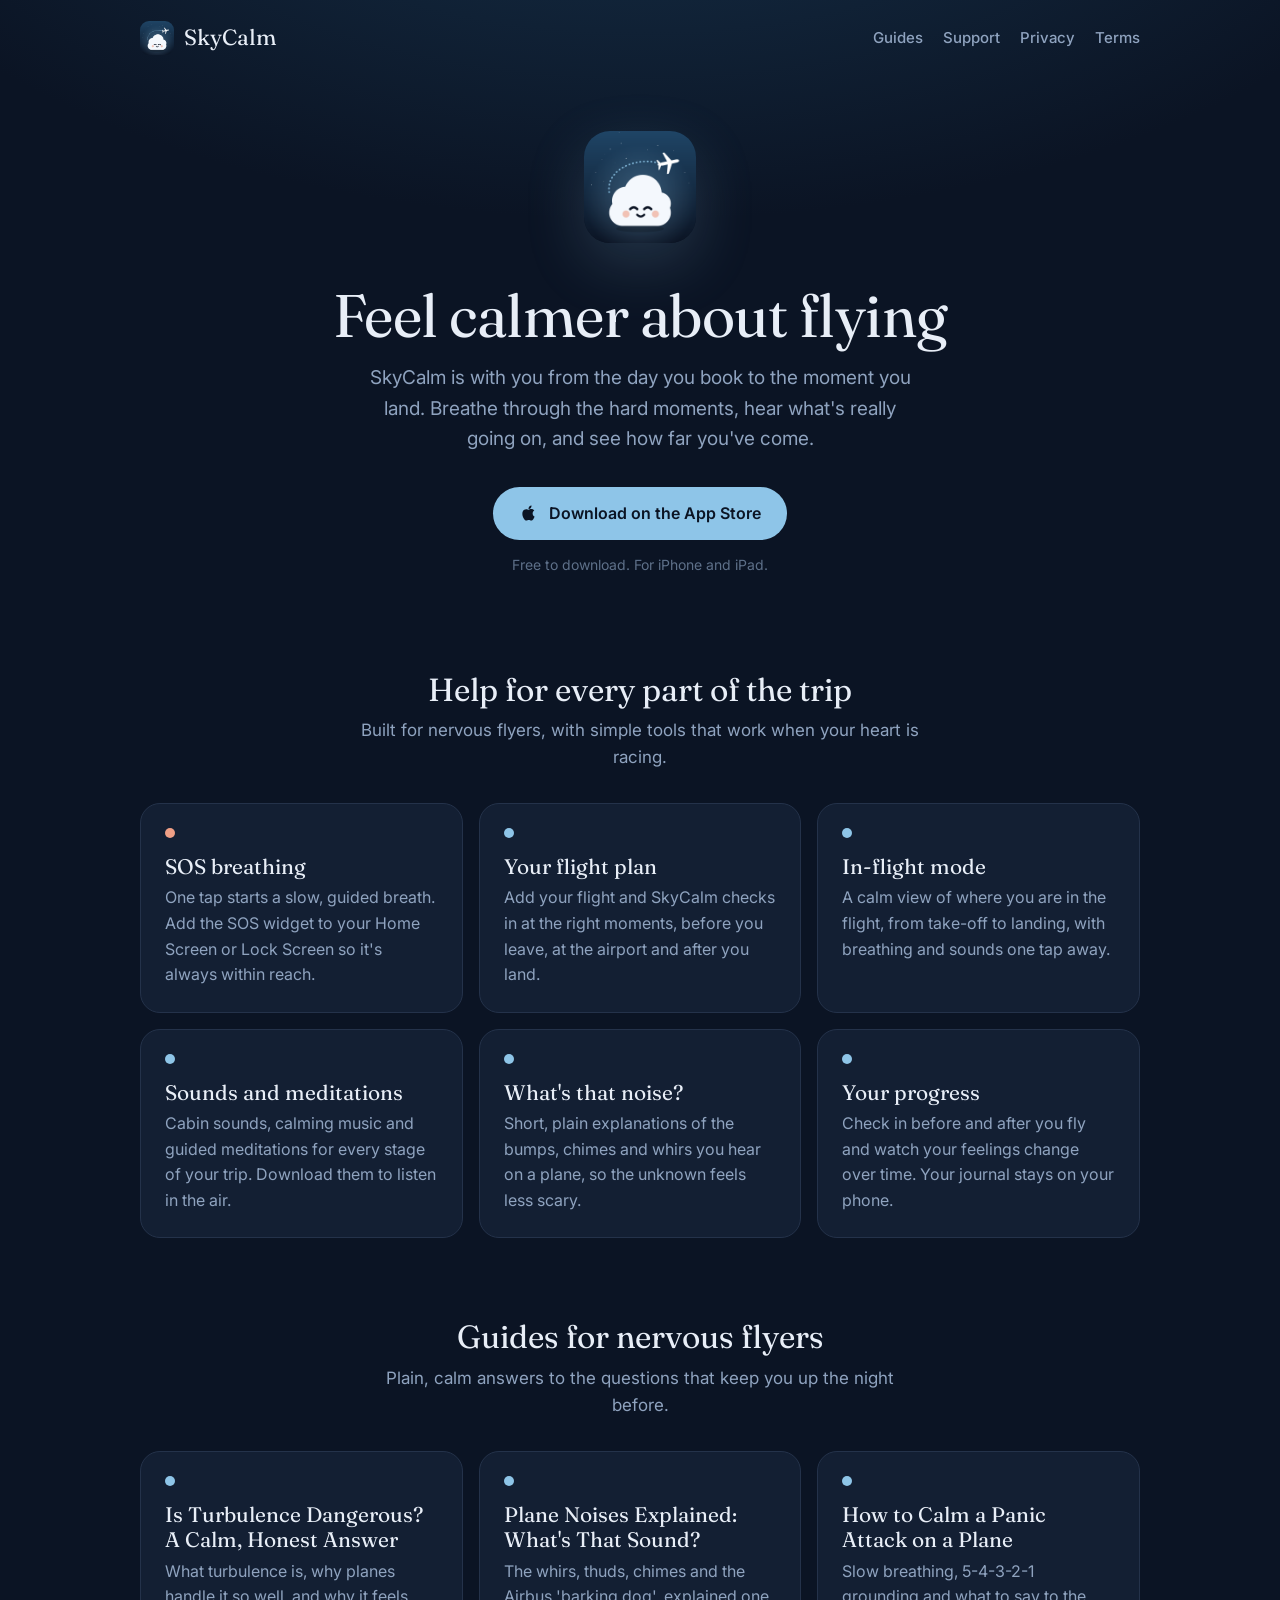
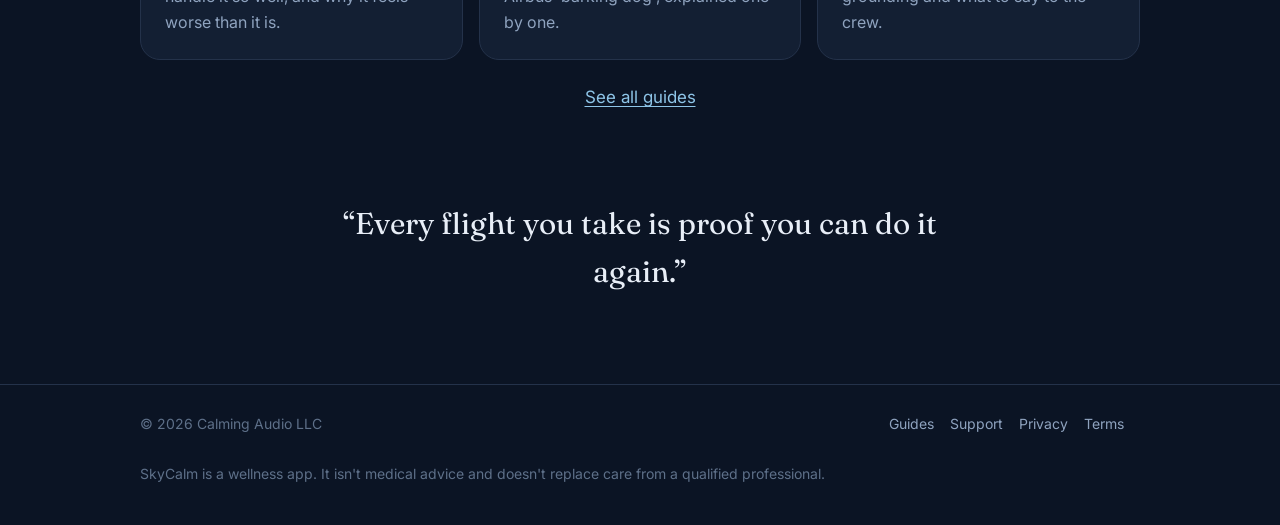
<file: index.html>
<!doctype html>
<html lang="en">
<head>
  <meta charset="utf-8">
  <meta name="viewport" content="width=device-width, initial-scale=1">
  <title>SkyCalm: Fear of Flying</title>
  <meta name="description" content="SkyCalm helps you feel calmer about flying, with SOS breathing, a flight plan that checks in on you, calming sounds and guided meditations.">
  <meta name="theme-color" content="#0b1424">
  <meta property="og:title" content="SkyCalm: Fear of Flying">
  <meta property="og:description" content="Feel calmer about flying, from booking to landing.">
  <meta property="og:image" content="https://skycalm.net/icon.png">
  <meta name="apple-itunes-app" content="app-id=6746972686">
  <link rel="icon" href="icon.png">
  <link rel="apple-touch-icon" href="icon.png">
  <link rel="preconnect" href="https://fonts.googleapis.com">
  <link rel="preconnect" href="https://fonts.gstatic.com" crossorigin>
  <link rel="stylesheet" href="https://fonts.googleapis.com/css2?family=Fraunces:opsz@9..144&family=Inter:wght@400;500;600&display=swap">
  <link rel="stylesheet" href="styles.css">
</head>
<body>
  <header class="site-header">
    <div class="wrap">
      <a class="brand" href="/"><img src="icon.png" alt="">SkyCalm</a>
      <nav class="nav" aria-label="Main">
        <a href="/guides/">Guides</a>
        <a href="/support">Support</a>
        <a href="/privacy">Privacy</a>
        <a href="/terms">Terms</a>
      </nav>
    </div>
  </header>

  <main>
    <section class="hero">
      <div class="wrap">
        <img class="app-icon" src="icon.png" alt="SkyCalm app icon">
        <h1>Feel calmer about flying</h1>
        <p class="lede">SkyCalm is with you from the day you book to the moment you land. Breathe through the hard moments, hear what's really going on, and see how far you've come.</p>
        <a class="button" href="https://apps.apple.com/app/id6746972686">
          <svg viewBox="0 0 24 24" fill="currentColor" aria-hidden="true"><path d="M16.37 12.6c-.02-2.3 1.88-3.4 1.96-3.46-1.07-1.56-2.73-1.78-3.32-1.8-1.41-.14-2.76.83-3.48.83-.72 0-1.82-.81-3-.79-1.54.02-2.96.9-3.76 2.27-1.6 2.78-.41 6.9 1.15 9.16.76 1.1 1.67 2.34 2.86 2.3 1.15-.05 1.58-.74 2.97-.74 1.38 0 1.77.74 2.98.72 1.23-.02 2.01-1.12 2.76-2.23.87-1.28 1.23-2.52 1.25-2.58-.03-.01-2.4-.92-2.42-3.66zM14.1 5.86c.63-.77 1.06-1.83.94-2.89-.91.04-2.02.61-2.67 1.37-.58.67-1.1 1.76-.96 2.8 1.02.08 2.06-.52 2.69-1.28z"/></svg>
          Download on the App Store
        </a>
        <p class="small">Free to download. For iPhone and iPad.</p>
      </div>
    </section>

    <section class="section">
      <div class="wrap">
        <h2>Help for every part of the trip</h2>
        <p class="center">Built for nervous flyers, with simple tools that work when your heart is racing.</p>
        <div class="grid">
          <div class="card"><div class="dot sos"></div><h3>SOS breathing</h3><p>One tap starts a slow, guided breath. Add the SOS widget to your Home Screen or Lock Screen so it's always within reach.</p></div>
          <div class="card"><div class="dot"></div><h3>Your flight plan</h3><p>Add your flight and SkyCalm checks in at the right moments, before you leave, at the airport and after you land.</p></div>
          <div class="card"><div class="dot"></div><h3>In-flight mode</h3><p>A calm view of where you are in the flight, from take-off to landing, with breathing and sounds one tap away.</p></div>
          <div class="card"><div class="dot"></div><h3>Sounds and meditations</h3><p>Cabin sounds, calming music and guided meditations for every stage of your trip. Download them to listen in the air.</p></div>
          <div class="card"><div class="dot"></div><h3>What's that noise?</h3><p>Short, plain explanations of the bumps, chimes and whirs you hear on a plane, so the unknown feels less scary.</p></div>
          <div class="card"><div class="dot"></div><h3>Your progress</h3><p>Check in before and after you fly and watch your feelings change over time. Your journal stays on your phone.</p></div>
        </div>
      </div>
    </section>

    <section class="section guides-teaser">
      <div class="wrap">
        <h2>Guides for nervous flyers</h2>
        <p class="center">Plain, calm answers to the questions that keep you up the night before.</p>
        <div class="grid guide-grid">
          <a class="card guide-card" href="/guides/is-turbulence-dangerous"><div class="dot"></div><h3>Is Turbulence Dangerous? A Calm, Honest Answer</h3><p>What turbulence is, why planes handle it so well, and why it feels worse than it is.</p></a>
          <a class="card guide-card" href="/guides/plane-noises-explained"><div class="dot"></div><h3>Plane Noises Explained: What's That Sound?</h3><p>The whirs, thuds, chimes and the Airbus 'barking dog', explained one by one.</p></a>
          <a class="card guide-card" href="/guides/panic-attack-on-a-plane"><div class="dot"></div><h3>How to Calm a Panic Attack on a Plane</h3><p>Slow breathing, 5-4-3-2-1 grounding and what to say to the crew.</p></a>
        </div>
        <p class="center more"><a href="/guides/">See all guides</a></p>
      </div>
    </section>

    <section class="quote">
      <div class="wrap">
        <p>“Every flight you take is proof you can do it again.”</p>
      </div>
    </section>
  </main>

  <footer class="site-footer">
    <div class="wrap">
      <div>© 2026 Calming Audio LLC</div>
      <div><a href="/guides/">Guides</a><a href="/support">Support</a><a href="/privacy">Privacy</a><a href="/terms">Terms</a></div>
      <p class="disclaimer">SkyCalm is a wellness app. It isn't medical advice and doesn't replace care from a qualified professional.</p>
    </div>
  </footer>
</body>
</html>
</file>
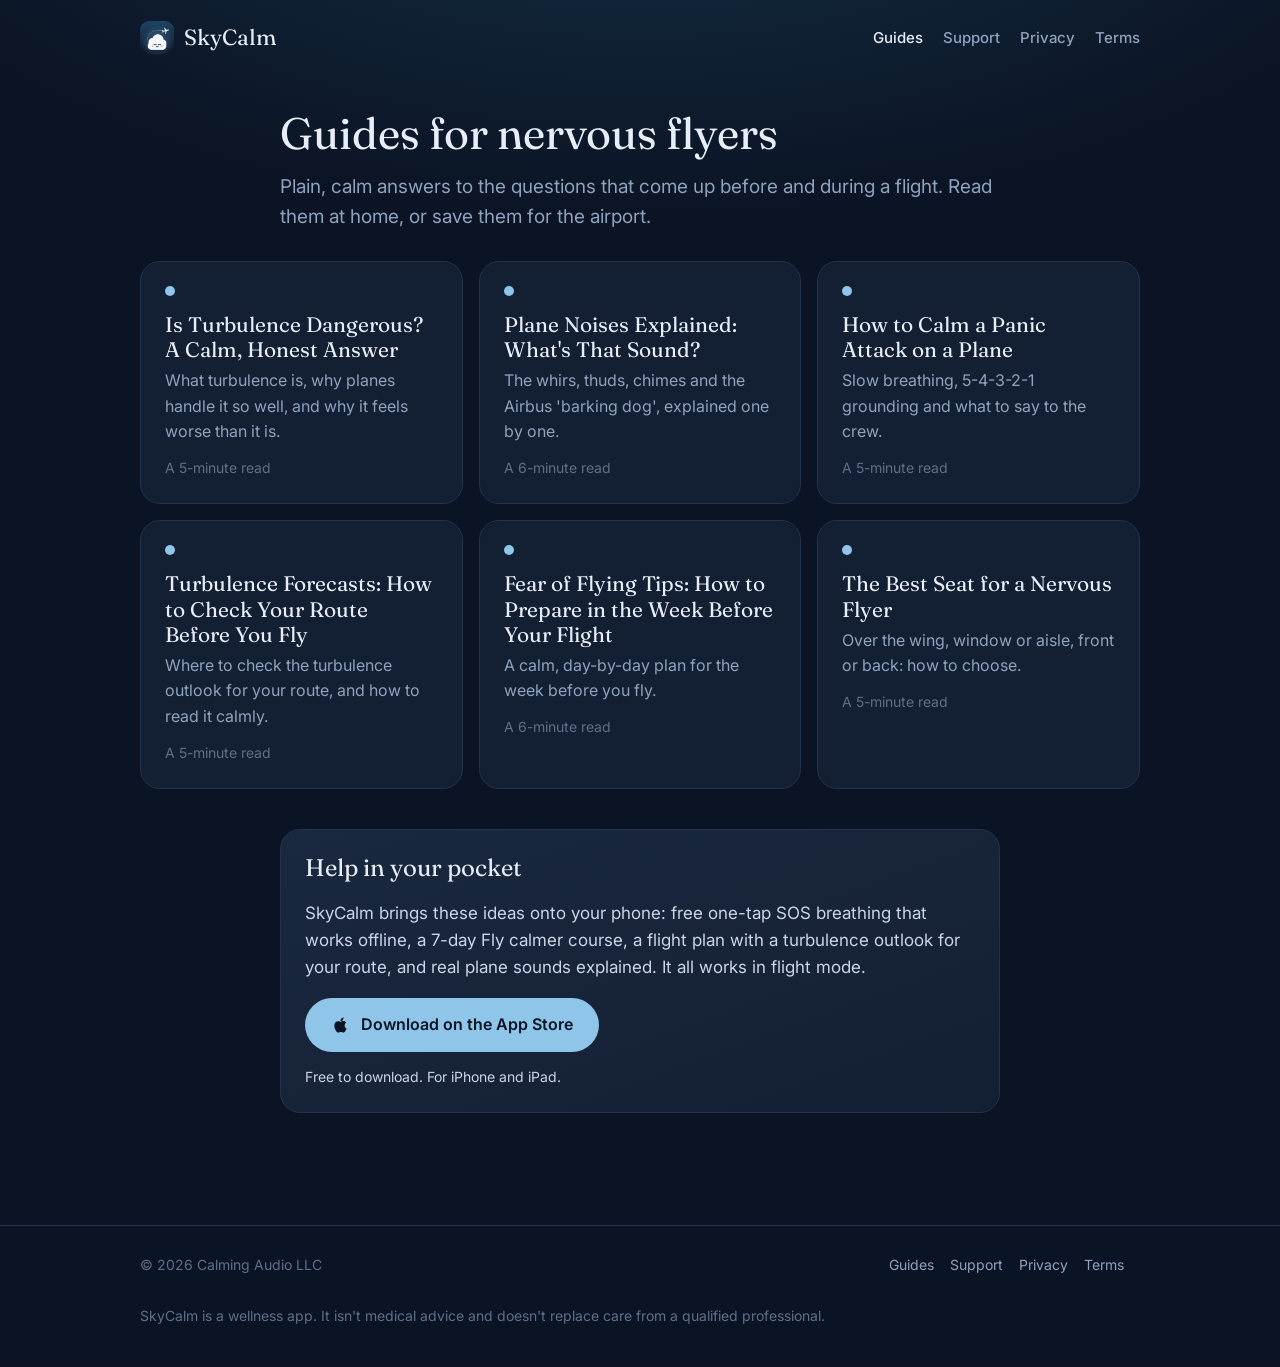
<file: guides/index.html>
<!doctype html>
<html lang="en">
<head>
  <meta charset="utf-8">
  <meta name="viewport" content="width=device-width, initial-scale=1">
  <title>Fear of Flying Guides for Nervous Flyers · SkyCalm</title>
  <meta name="description" content="Calm, plain guides for nervous flyers: turbulence, plane noises, panic attacks, turbulence forecasts, preparing for your flight and choosing a seat.">
  <meta name="theme-color" content="#0b1424">
  <link rel="canonical" href="https://skycalm.net/guides/">
  <meta property="og:type" content="website">
  <meta property="og:site_name" content="SkyCalm">
  <meta property="og:title" content="Fear of Flying Guides for Nervous Flyers">
  <meta property="og:description" content="Calm, plain guides for nervous flyers: turbulence, plane noises, panic attacks, turbulence forecasts, preparing for your flight and choosing a seat.">
  <meta property="og:url" content="https://skycalm.net/guides/">
  <meta property="og:image" content="https://skycalm.net/icon.png">
  <meta name="apple-itunes-app" content="app-id=6746972686">
  <link rel="icon" href="/icon.png">
  <link rel="apple-touch-icon" href="/icon.png">
  <link rel="preconnect" href="https://fonts.googleapis.com">
  <link rel="preconnect" href="https://fonts.gstatic.com" crossorigin>
  <link rel="stylesheet" href="https://fonts.googleapis.com/css2?family=Fraunces:opsz@9..144&family=Inter:wght@400;500;600&display=swap">
  <link rel="stylesheet" href="/styles.css">
  <script type="application/ld+json">
  {
    "@context": "https://schema.org",
    "@type": "ItemList",
    "itemListElement": [
      {
        "@type": "ListItem",
        "position": 1,
        "url": "https://skycalm.net/guides/is-turbulence-dangerous",
        "name": "Is Turbulence Dangerous? A Calm, Honest Answer"
      },
      {
        "@type": "ListItem",
        "position": 2,
        "url": "https://skycalm.net/guides/plane-noises-explained",
        "name": "Plane Noises Explained: What's That Sound?"
      },
      {
        "@type": "ListItem",
        "position": 3,
        "url": "https://skycalm.net/guides/panic-attack-on-a-plane",
        "name": "How to Calm a Panic Attack on a Plane"
      },
      {
        "@type": "ListItem",
        "position": 4,
        "url": "https://skycalm.net/guides/turbulence-forecast",
        "name": "Turbulence Forecasts: How to Check Your Route Before You Fly"
      },
      {
        "@type": "ListItem",
        "position": 5,
        "url": "https://skycalm.net/guides/fear-of-flying-tips",
        "name": "Fear of Flying Tips: How to Prepare in the Week Before Your Flight"
      },
      {
        "@type": "ListItem",
        "position": 6,
        "url": "https://skycalm.net/guides/best-seat-for-nervous-flyers",
        "name": "The Best Seat for a Nervous Flyer"
      }
    ]
  }
  </script>
</head>
<body>
  <header class="site-header">
    <div class="wrap">
      <a class="brand" href="/"><img src="/icon.png" alt="">SkyCalm</a>
      <nav class="nav" aria-label="Main">
        <a href="/guides/" aria-current="page">Guides</a>
        <a href="/support">Support</a>
        <a href="/privacy">Privacy</a>
        <a href="/terms">Terms</a>
      </nav>
    </div>
  </header>

  <main class="doc">
    <div class="wrap">
      <div class="narrow guides-intro">
        <h1>Guides for nervous flyers</h1>
        <p class="lede-left">Plain, calm answers to the questions that come up before and during a flight. Read them at home, or save them for the airport.</p>
      </div>
      <div class="grid guide-grid">
        <a class="card guide-card" href="/guides/is-turbulence-dangerous"><div class="dot"></div><h2>Is Turbulence Dangerous? A Calm, Honest Answer</h2><p>What turbulence is, why planes handle it so well, and why it feels worse than it is.</p><span class="read">A 5-minute read</span></a>
        <a class="card guide-card" href="/guides/plane-noises-explained"><div class="dot"></div><h2>Plane Noises Explained: What's That Sound?</h2><p>The whirs, thuds, chimes and the Airbus 'barking dog', explained one by one.</p><span class="read">A 6-minute read</span></a>
        <a class="card guide-card" href="/guides/panic-attack-on-a-plane"><div class="dot"></div><h2>How to Calm a Panic Attack on a Plane</h2><p>Slow breathing, 5-4-3-2-1 grounding and what to say to the crew.</p><span class="read">A 5-minute read</span></a>
        <a class="card guide-card" href="/guides/turbulence-forecast"><div class="dot"></div><h2>Turbulence Forecasts: How to Check Your Route Before You Fly</h2><p>Where to check the turbulence outlook for your route, and how to read it calmly.</p><span class="read">A 5-minute read</span></a>
        <a class="card guide-card" href="/guides/fear-of-flying-tips"><div class="dot"></div><h2>Fear of Flying Tips: How to Prepare in the Week Before Your Flight</h2><p>A calm, day-by-day plan for the week before you fly.</p><span class="read">A 6-minute read</span></a>
        <a class="card guide-card" href="/guides/best-seat-for-nervous-flyers"><div class="dot"></div><h2>The Best Seat for a Nervous Flyer</h2><p>Over the wing, window or aisle, front or back: how to choose.</p><span class="read">A 5-minute read</span></a>
      </div>
      <div class="narrow">
        <aside class="help-box">
          <h2>Help in your pocket</h2>
          <p>SkyCalm brings these ideas onto your phone: free one-tap SOS breathing that works offline, a 7-day Fly calmer course, a flight plan with a turbulence outlook for your route, and real plane sounds explained. It all works in flight mode.</p>
          <a class="button" href="https://apps.apple.com/app/id6746972686">
            <svg viewBox="0 0 24 24" fill="currentColor" aria-hidden="true"><path d="M16.37 12.6c-.02-2.3 1.88-3.4 1.96-3.46-1.07-1.56-2.73-1.78-3.32-1.8-1.41-.14-2.76.83-3.48.83-.72 0-1.82-.81-3-.79-1.54.02-2.96.9-3.76 2.27-1.6 2.78-.41 6.9 1.15 9.16.76 1.1 1.67 2.34 2.86 2.3 1.15-.05 1.58-.74 2.97-.74 1.38 0 1.77.74 2.98.72 1.23-.02 2.01-1.12 2.76-2.23.87-1.28 1.23-2.52 1.25-2.58-.03-.01-2.4-.92-2.42-3.66zM14.1 5.86c.63-.77 1.06-1.83.94-2.89-.91.04-2.02.61-2.67 1.37-.58.67-1.1 1.76-.96 2.8 1.02.08 2.06-.52 2.69-1.28z"/></svg>
            Download on the App Store
          </a>
          <p class="small">Free to download. For iPhone and iPad.</p>
        </aside>
      </div>
    </div>
  </main>

  <footer class="site-footer">
    <div class="wrap">
      <div>© 2026 Calming Audio LLC</div>
      <div><a href="/guides/">Guides</a><a href="/support">Support</a><a href="/privacy">Privacy</a><a href="/terms">Terms</a></div>
      <p class="disclaimer">SkyCalm is a wellness app. It isn't medical advice and doesn't replace care from a qualified professional.</p>
    </div>
  </footer>
</body>
</html>
</file>
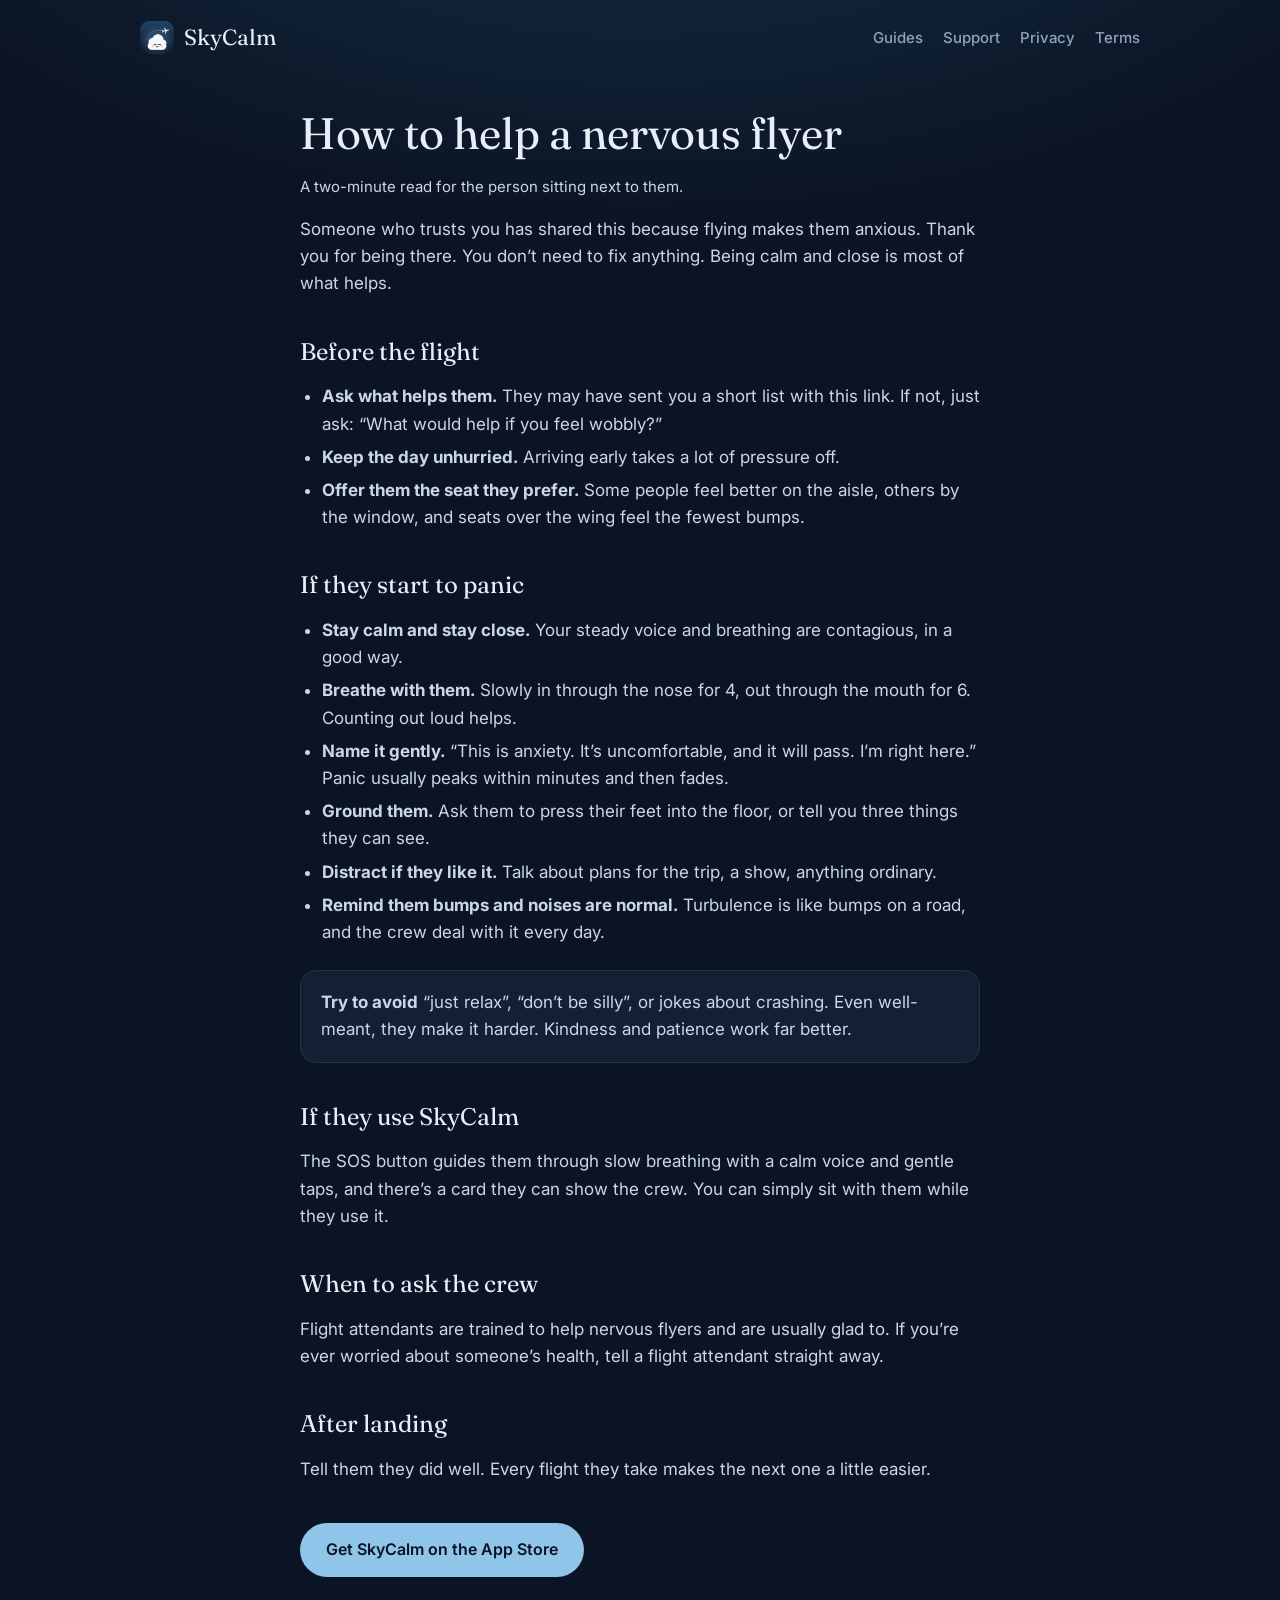
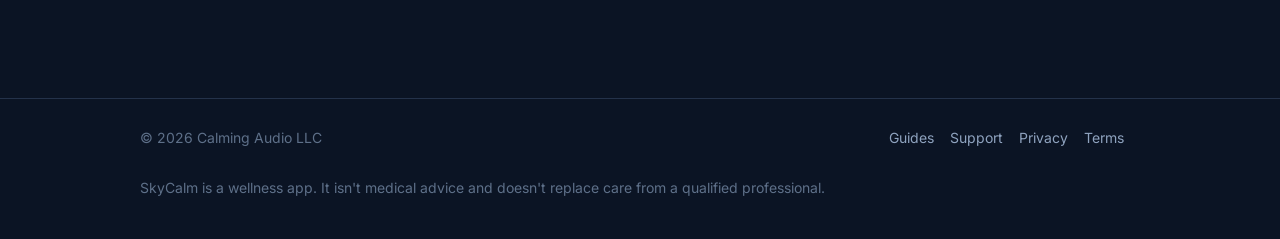
<file: companion.html>
<!doctype html>
<html lang="en">
<head>
  <meta charset="utf-8">
  <meta name="viewport" content="width=device-width, initial-scale=1">
  <title>How to help a nervous flyer · SkyCalm</title>
  <meta name="description" content="A two-minute guide for anyone flying with someone who gets anxious about flying.">
  <meta name="theme-color" content="#0b1424">
  <meta name="apple-itunes-app" content="app-id=6746972686">
  <meta property="og:title" content="How to help a nervous flyer">
  <meta property="og:description" content="A two-minute guide for anyone flying with someone who gets anxious.">
  <meta property="og:image" content="https://skycalm.net/icon.png">
  <link rel="icon" href="icon.png">
  <link rel="preconnect" href="https://fonts.googleapis.com">
  <link rel="preconnect" href="https://fonts.gstatic.com" crossorigin>
  <link rel="stylesheet" href="https://fonts.googleapis.com/css2?family=Fraunces:opsz@9..144&family=Inter:wght@400;500;600&display=swap">
  <link rel="stylesheet" href="styles.css">
</head>
<body>
  <header class="site-header">
    <div class="wrap">
      <a class="brand" href="/"><img src="icon.png" alt="">SkyCalm</a>
      <nav class="nav" aria-label="Main">
        <a href="/guides/">Guides</a>
        <a href="/support">Support</a>
        <a href="/privacy">Privacy</a>
        <a href="/terms">Terms</a>
      </nav>
    </div>
  </header>

  <main class="doc">
    <div class="wrap narrow">
      <h1>How to help a nervous flyer</h1>
      <p class="updated">A two-minute read for the person sitting next to them.</p>

      <p>Someone who trusts you has shared this because flying makes them anxious. Thank you for being there. You don’t need to fix anything. Being calm and close is most of what helps.</p>

      <h2>Before the flight</h2>
      <ul>
        <li><strong>Ask what helps them.</strong> They may have sent you a short list with this link. If not, just ask: “What would help if you feel wobbly?”</li>
        <li><strong>Keep the day unhurried.</strong> Arriving early takes a lot of pressure off.</li>
        <li><strong>Offer them the seat they prefer.</strong> Some people feel better on the aisle, others by the window, and seats over the wing feel the fewest bumps.</li>
      </ul>

      <h2>If they start to panic</h2>
      <ul>
        <li><strong>Stay calm and stay close.</strong> Your steady voice and breathing are contagious, in a good way.</li>
        <li><strong>Breathe with them.</strong> Slowly in through the nose for 4, out through the mouth for 6. Counting out loud helps.</li>
        <li><strong>Name it gently.</strong> “This is anxiety. It’s uncomfortable, and it will pass. I’m right here.” Panic usually peaks within minutes and then fades.</li>
        <li><strong>Ground them.</strong> Ask them to press their feet into the floor, or tell you three things they can see.</li>
        <li><strong>Distract if they like it.</strong> Talk about plans for the trip, a show, anything ordinary.</li>
        <li><strong>Remind them bumps and noises are normal.</strong> Turbulence is like bumps on a road, and the crew deal with it every day.</li>
      </ul>

      <div class="callout">
        <p><strong>Try to avoid</strong> “just relax”, “don’t be silly”, or jokes about crashing. Even well-meant, they make it harder. Kindness and patience work far better.</p>
      </div>

      <h2>If they use SkyCalm</h2>
      <p>The SOS button guides them through slow breathing with a calm voice and gentle taps, and there’s a card they can show the crew. You can simply sit with them while they use it.</p>

      <h2>When to ask the crew</h2>
      <p>Flight attendants are trained to help nervous flyers and are usually glad to. If you’re ever worried about someone’s health, tell a flight attendant straight away.</p>

      <h2>After landing</h2>
      <p>Tell them they did well. Every flight they take makes the next one a little easier.</p>

      <p style="margin-top:40px"><a class="button" href="https://apps.apple.com/app/id6746972686">Get SkyCalm on the App Store</a></p>
    </div>
  </main>

  <footer class="site-footer">
    <div class="wrap">
      <div>© 2026 Calming Audio LLC</div>
      <div><a href="/guides/">Guides</a><a href="/support">Support</a><a href="/privacy">Privacy</a><a href="/terms">Terms</a></div>
      <p class="disclaimer">SkyCalm is a wellness app. It isn't medical advice and doesn't replace care from a qualified professional.</p>
    </div>
  </footer>
</body>
</html>
</file>
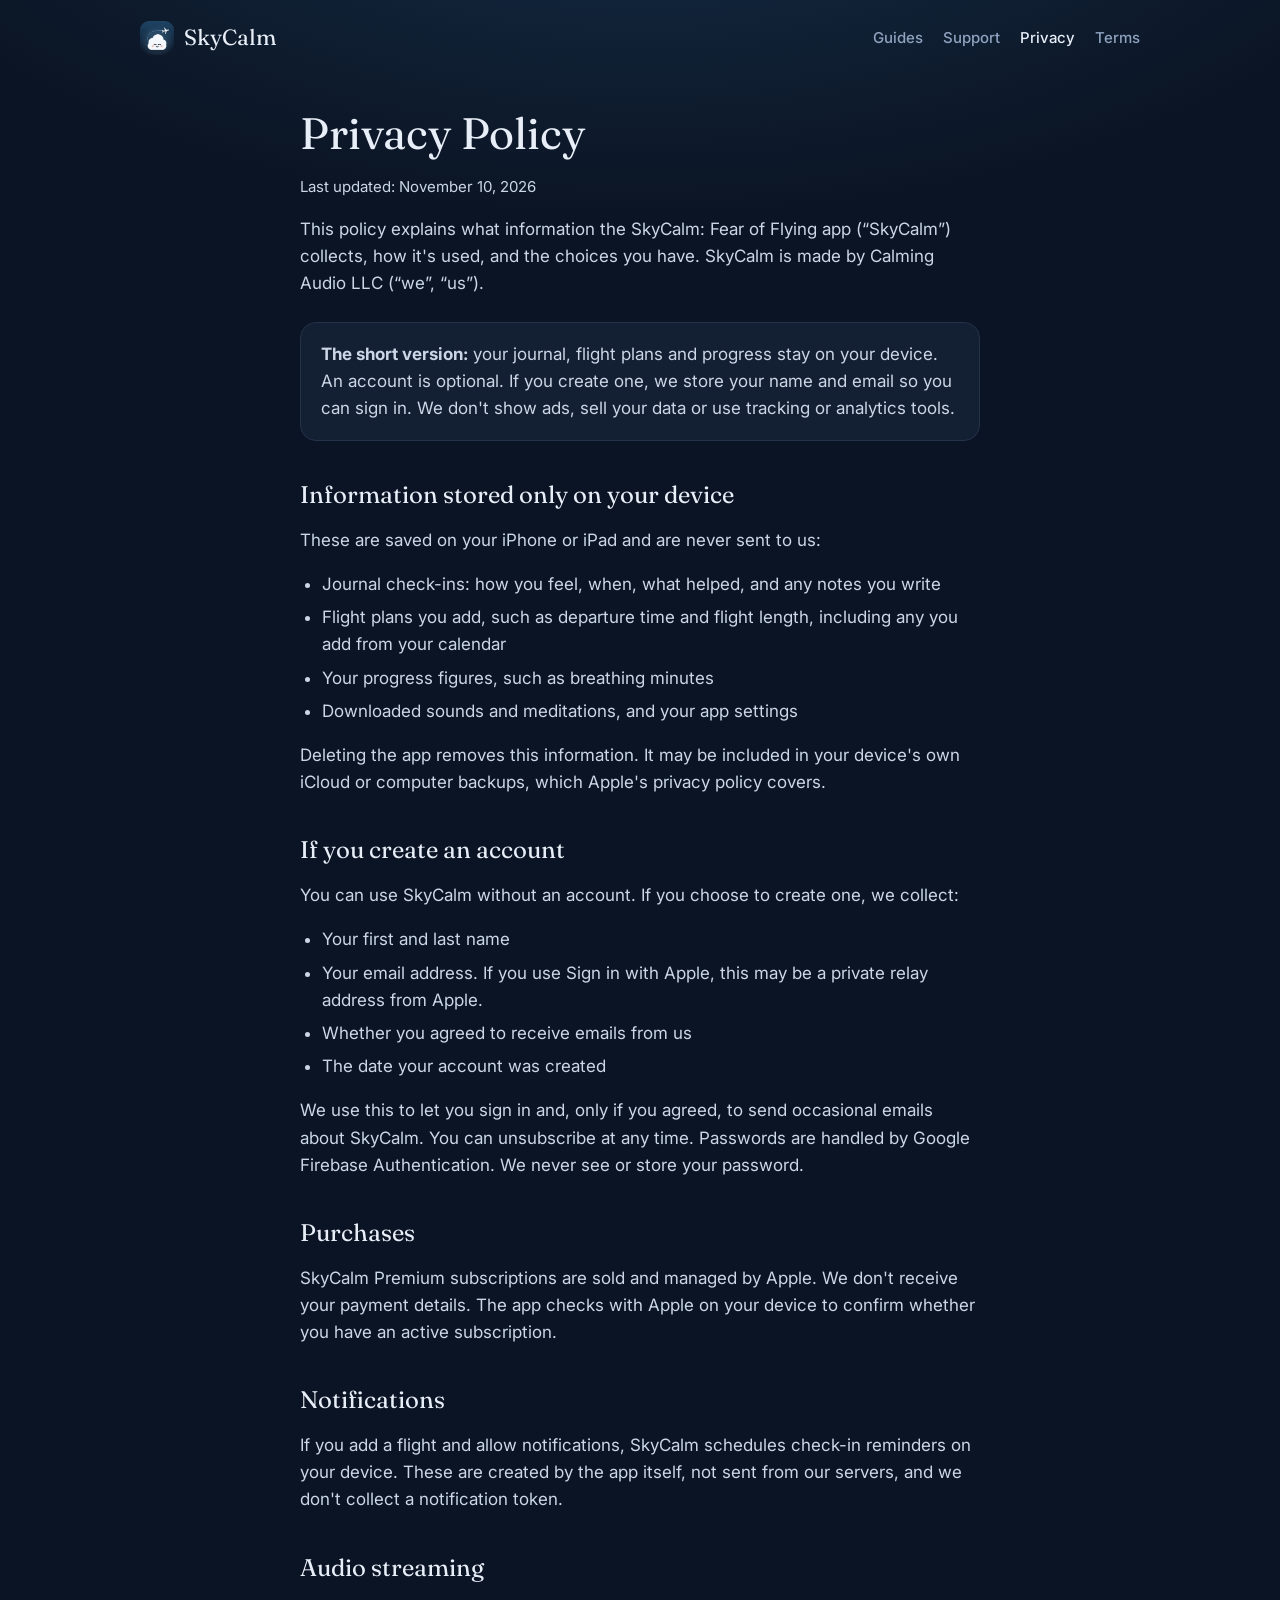
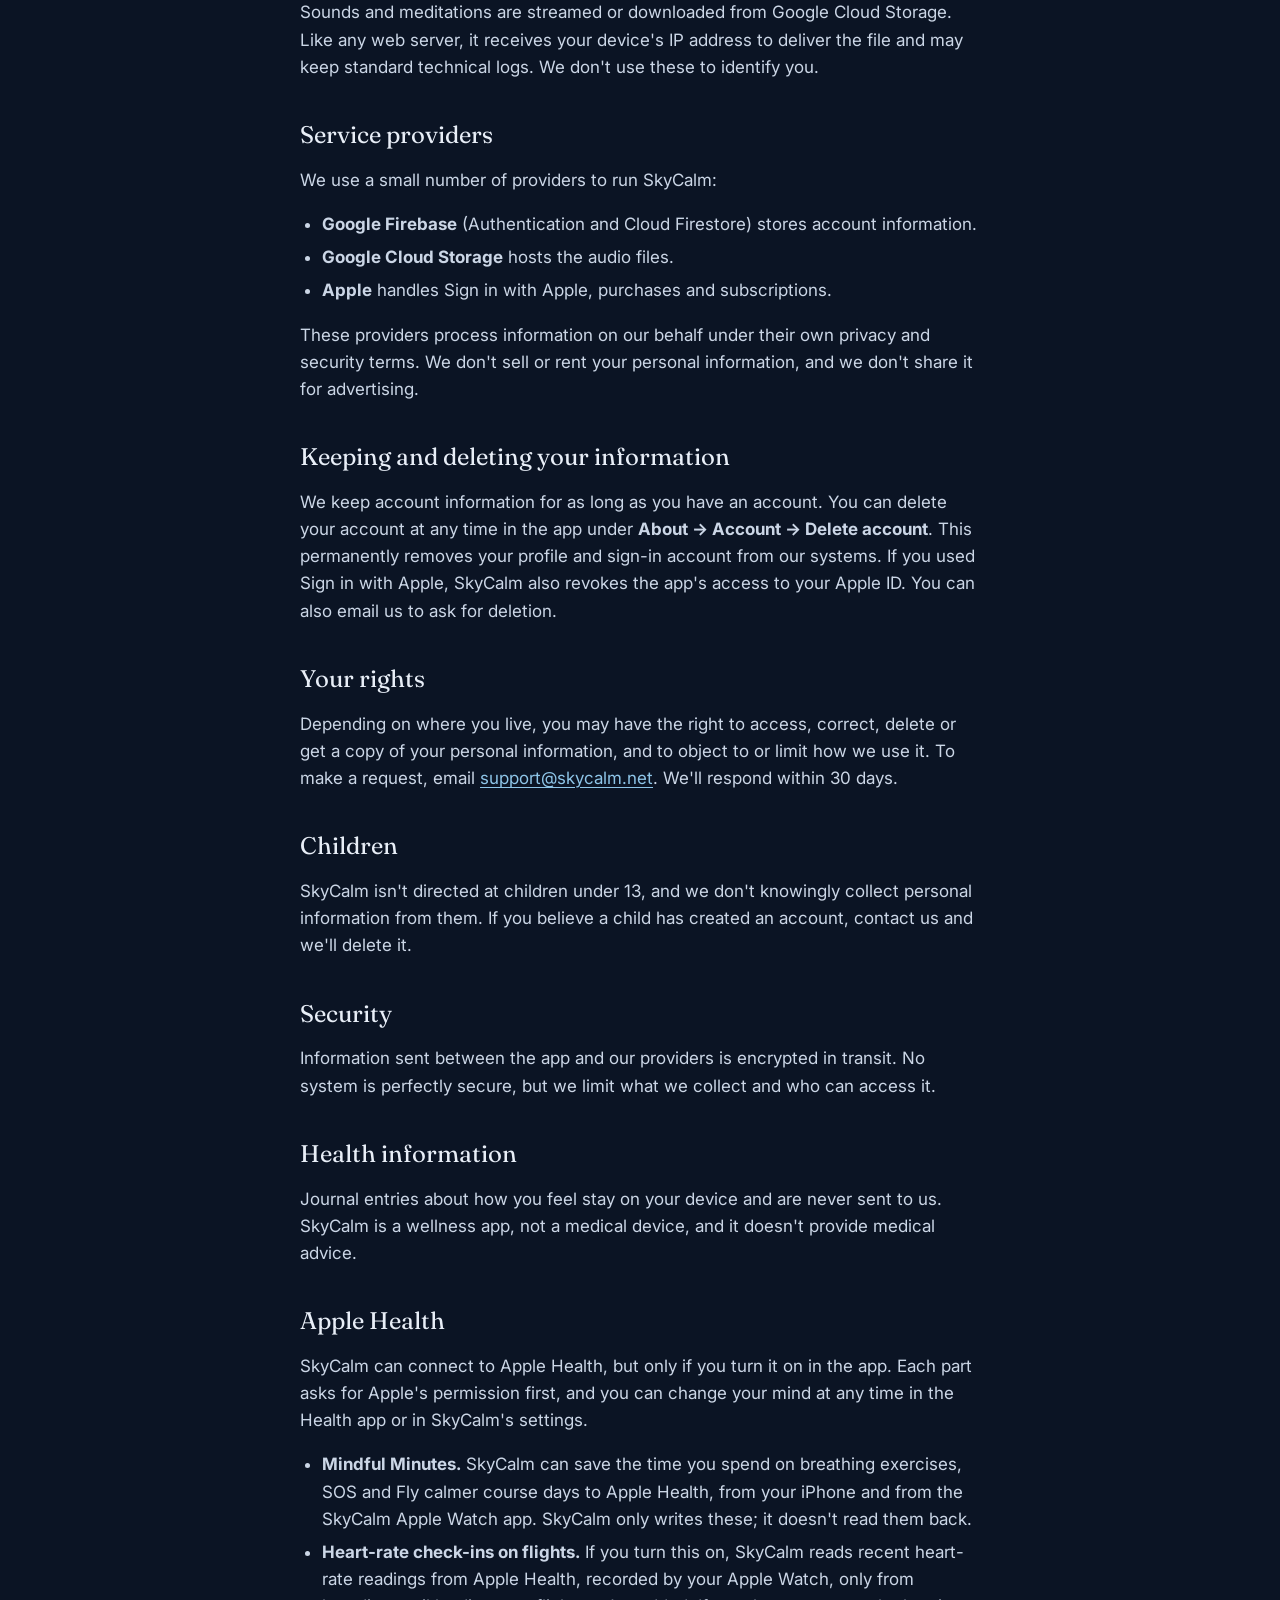
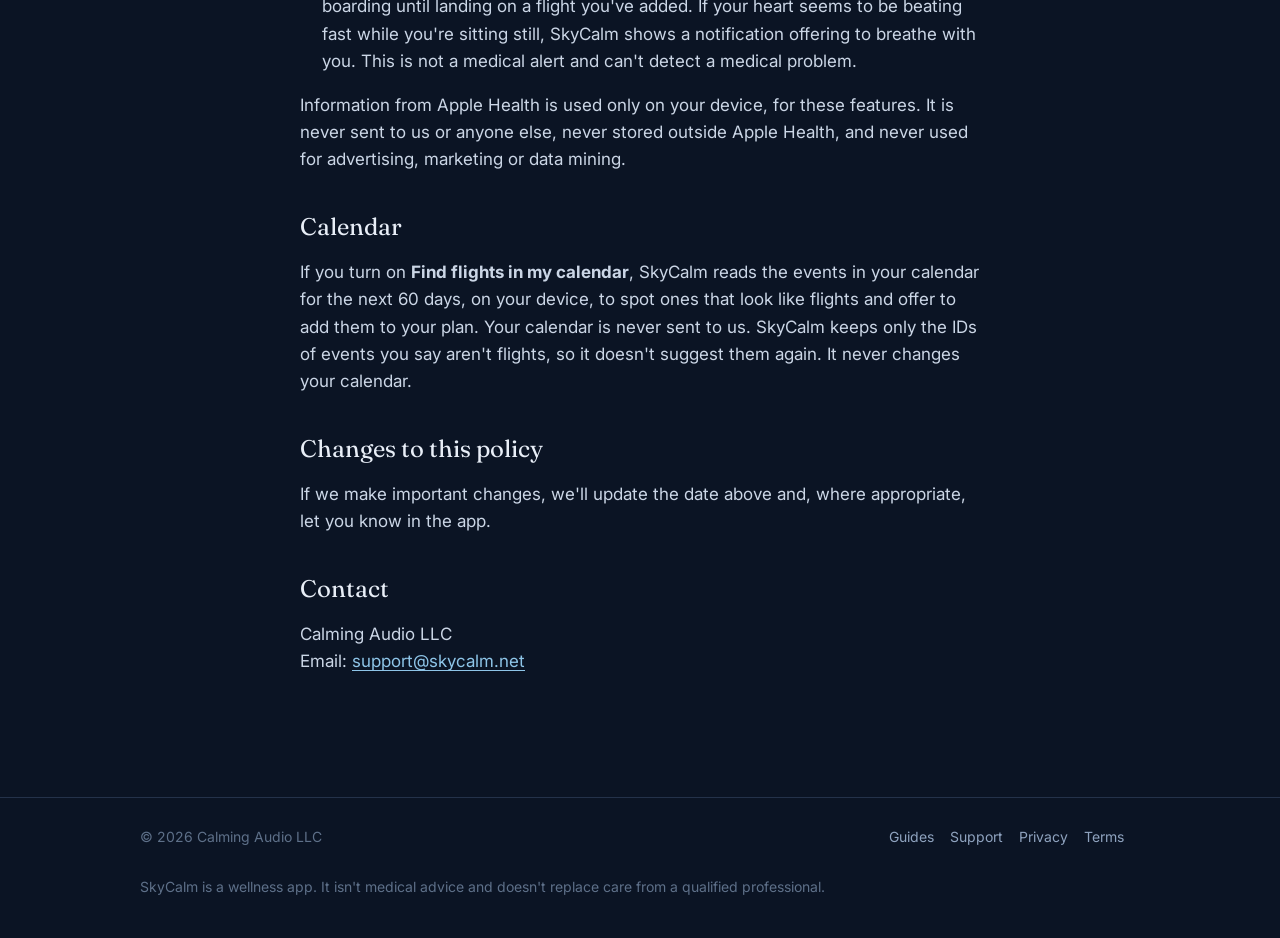
<file: privacy.html>
<!doctype html>
<html lang="en">
<head>
  <meta charset="utf-8">
  <meta name="viewport" content="width=device-width, initial-scale=1">
  <title>Privacy Policy · SkyCalm</title>
  <meta name="description" content="How SkyCalm handles your information.">
  <meta name="theme-color" content="#0b1424">
  <meta name="apple-itunes-app" content="app-id=6746972686">
  <link rel="icon" href="icon.png">
  <link rel="preconnect" href="https://fonts.googleapis.com">
  <link rel="preconnect" href="https://fonts.gstatic.com" crossorigin>
  <link rel="stylesheet" href="https://fonts.googleapis.com/css2?family=Fraunces:opsz@9..144&family=Inter:wght@400;500;600&display=swap">
  <link rel="stylesheet" href="styles.css">
</head>
<body>
  <header class="site-header">
    <div class="wrap">
      <a class="brand" href="/"><img src="icon.png" alt="">SkyCalm</a>
      <nav class="nav" aria-label="Main">
        <a href="/guides/">Guides</a>
        <a href="/support">Support</a>
        <a href="/privacy" aria-current="page">Privacy</a>
        <a href="/terms">Terms</a>
      </nav>
    </div>
  </header>

  <main class="doc">
    <div class="wrap narrow">
      <h1>Privacy Policy</h1>
      <p class="updated">Last updated: November 10, 2026</p>

      <p>This policy explains what information the SkyCalm: Fear of Flying app (“SkyCalm”) collects, how it's used, and the choices you have. SkyCalm is made by Calming Audio LLC (“we”, “us”).</p>

      <div class="callout">
        <p><strong>The short version:</strong> your journal, flight plans and progress stay on your device. An account is optional. If you create one, we store your name and email so you can sign in. We don't show ads, sell your data or use tracking or analytics tools.</p>
      </div>

      <h2>Information stored only on your device</h2>
      <p>These are saved on your iPhone or iPad and are never sent to us:</p>
      <ul>
        <li>Journal check-ins: how you feel, when, what helped, and any notes you write</li>
        <li>Flight plans you add, such as departure time and flight length, including any you add from your calendar</li>
        <li>Your progress figures, such as breathing minutes</li>
        <li>Downloaded sounds and meditations, and your app settings</li>
      </ul>
      <p>Deleting the app removes this information. It may be included in your device's own iCloud or computer backups, which Apple's privacy policy covers.</p>

      <h2>If you create an account</h2>
      <p>You can use SkyCalm without an account. If you choose to create one, we collect:</p>
      <ul>
        <li>Your first and last name</li>
        <li>Your email address. If you use Sign in with Apple, this may be a private relay address from Apple.</li>
        <li>Whether you agreed to receive emails from us</li>
        <li>The date your account was created</li>
      </ul>
      <p>We use this to let you sign in and, only if you agreed, to send occasional emails about SkyCalm. You can unsubscribe at any time. Passwords are handled by Google Firebase Authentication. We never see or store your password.</p>

      <h2>Purchases</h2>
      <p>SkyCalm Premium subscriptions are sold and managed by Apple. We don't receive your payment details. The app checks with Apple on your device to confirm whether you have an active subscription.</p>

      <h2>Notifications</h2>
      <p>If you add a flight and allow notifications, SkyCalm schedules check-in reminders on your device. These are created by the app itself, not sent from our servers, and we don't collect a notification token.</p>

      <h2>Audio streaming</h2>
      <p>Sounds and meditations are streamed or downloaded from Google Cloud Storage. Like any web server, it receives your device's IP address to deliver the file and may keep standard technical logs. We don't use these to identify you.</p>

      <h2>Service providers</h2>
      <p>We use a small number of providers to run SkyCalm:</p>
      <ul>
        <li><strong>Google Firebase</strong> (Authentication and Cloud Firestore) stores account information.</li>
        <li><strong>Google Cloud Storage</strong> hosts the audio files.</li>
        <li><strong>Apple</strong> handles Sign in with Apple, purchases and subscriptions.</li>
      </ul>
      <p>These providers process information on our behalf under their own privacy and security terms. We don't sell or rent your personal information, and we don't share it for advertising.</p>

      <h2>Keeping and deleting your information</h2>
      <p>We keep account information for as long as you have an account. You can delete your account at any time in the app under <strong>About → Account → Delete account</strong>. This permanently removes your profile and sign-in account from our systems. If you used Sign in with Apple, SkyCalm also revokes the app's access to your Apple ID. You can also email us to ask for deletion.</p>

      <h2>Your rights</h2>
      <p>Depending on where you live, you may have the right to access, correct, delete or get a copy of your personal information, and to object to or limit how we use it. To make a request, email <a href="mailto:support@skycalm.net">support@skycalm.net</a>. We'll respond within 30 days.</p>

      <h2>Children</h2>
      <p>SkyCalm isn't directed at children under 13, and we don't knowingly collect personal information from them. If you believe a child has created an account, contact us and we'll delete it.</p>

      <h2>Security</h2>
      <p>Information sent between the app and our providers is encrypted in transit. No system is perfectly secure, but we limit what we collect and who can access it.</p>

      <h2>Health information</h2>
      <p>Journal entries about how you feel stay on your device and are never sent to us. SkyCalm is a wellness app, not a medical device, and it doesn't provide medical advice.</p>

      <h2>Apple Health</h2>
      <p>SkyCalm can connect to Apple Health, but only if you turn it on in the app. Each part asks for Apple's permission first, and you can change your mind at any time in the Health app or in SkyCalm's settings.</p>
      <ul>
        <li><strong>Mindful Minutes.</strong> SkyCalm can save the time you spend on breathing exercises, SOS and Fly calmer course days to Apple Health, from your iPhone and from the SkyCalm Apple Watch app. SkyCalm only writes these; it doesn't read them back.</li>
        <li><strong>Heart-rate check-ins on flights.</strong> If you turn this on, SkyCalm reads recent heart-rate readings from Apple Health, recorded by your Apple Watch, only from boarding until landing on a flight you've added. If your heart seems to be beating fast while you're sitting still, SkyCalm shows a notification offering to breathe with you. This is not a medical alert and can't detect a medical problem.</li>
      </ul>
      <p>Information from Apple Health is used only on your device, for these features. It is never sent to us or anyone else, never stored outside Apple Health, and never used for advertising, marketing or data mining.</p>

      <h2>Calendar</h2>
      <p>If you turn on <strong>Find flights in my calendar</strong>, SkyCalm reads the events in your calendar for the next 60 days, on your device, to spot ones that look like flights and offer to add them to your plan. Your calendar is never sent to us. SkyCalm keeps only the IDs of events you say aren't flights, so it doesn't suggest them again. It never changes your calendar.</p>

      <h2>Changes to this policy</h2>
      <p>If we make important changes, we'll update the date above and, where appropriate, let you know in the app.</p>

      <h2>Contact</h2>
      <p>Calming Audio LLC<br>Email: <a href="mailto:support@skycalm.net">support@skycalm.net</a></p>
    </div>
  </main>

  <footer class="site-footer">
    <div class="wrap">
      <div>© 2026 Calming Audio LLC</div>
      <div><a href="/guides/">Guides</a><a href="/support">Support</a><a href="/privacy">Privacy</a><a href="/terms">Terms</a></div>
      <p class="disclaimer">SkyCalm is a wellness app. It isn't medical advice and doesn't replace care from a qualified professional.</p>
    </div>
  </footer>
</body>
</html>
</file>
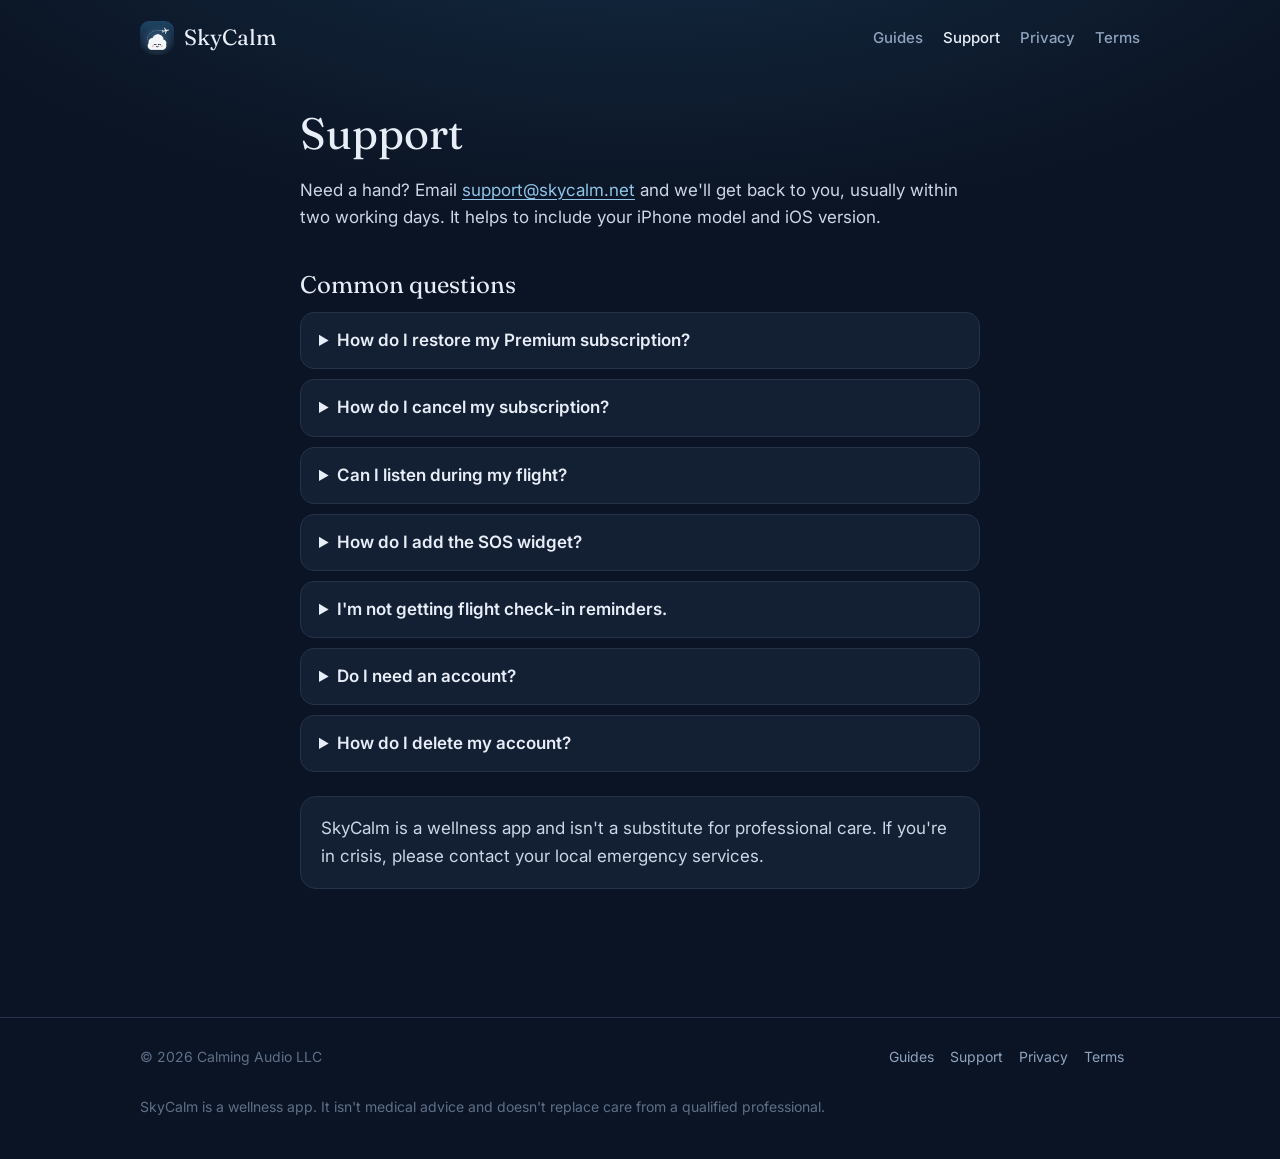
<file: support.html>
<!doctype html>
<html lang="en">
<head>
  <meta charset="utf-8">
  <meta name="viewport" content="width=device-width, initial-scale=1">
  <title>Support · SkyCalm</title>
  <meta name="description" content="Get help with SkyCalm: Fear of Flying.">
  <meta name="theme-color" content="#0b1424">
  <meta name="apple-itunes-app" content="app-id=6746972686">
  <link rel="icon" href="icon.png">
  <link rel="preconnect" href="https://fonts.googleapis.com">
  <link rel="preconnect" href="https://fonts.gstatic.com" crossorigin>
  <link rel="stylesheet" href="https://fonts.googleapis.com/css2?family=Fraunces:opsz@9..144&family=Inter:wght@400;500;600&display=swap">
  <link rel="stylesheet" href="styles.css">
</head>
<body>
  <header class="site-header">
    <div class="wrap">
      <a class="brand" href="/"><img src="icon.png" alt="">SkyCalm</a>
      <nav class="nav" aria-label="Main">
        <a href="/guides/">Guides</a>
        <a href="/support" aria-current="page">Support</a>
        <a href="/privacy">Privacy</a>
        <a href="/terms">Terms</a>
      </nav>
    </div>
  </header>

  <main class="doc">
    <div class="wrap narrow">
      <h1>Support</h1>
      <p>Need a hand? Email <a href="mailto:support@skycalm.net">support@skycalm.net</a> and we'll get back to you, usually within two working days. It helps to include your iPhone model and iOS version.</p>

      <h2>Common questions</h2>

      <details>
        <summary>How do I restore my Premium subscription?</summary>
        <p>Open SkyCalm, tap the Premium screen, then tap <strong>Restore purchases</strong>. Make sure you're signed in to the same Apple ID you used to subscribe.</p>
      </details>

      <details>
        <summary>How do I cancel my subscription?</summary>
        <p>Subscriptions are managed by Apple. Open your device's Settings, tap your name, then <strong>Subscriptions</strong>, and choose SkyCalm. You keep Premium until the end of the period you've paid for.</p>
      </details>

      <details>
        <summary>Can I listen during my flight?</summary>
        <p>Yes. Download sounds and meditations before you fly using the download button in the Listen tab. Once downloaded, they play without a connection, including in airplane mode.</p>
      </details>

      <details>
        <summary>How do I add the SOS widget?</summary>
        <p>Touch and hold an empty area of your Home Screen, tap <strong>Edit</strong> then <strong>Add Widget</strong>, search for SkyCalm and choose the SOS widget. On iOS 18 or later you can also add the SOS control to Control Center or your Lock Screen.</p>
      </details>

      <details>
        <summary>I'm not getting flight check-in reminders.</summary>
        <p>Check that notifications are on for SkyCalm in Settings → Notifications → SkyCalm. Reminders are only scheduled for flights you've added, and SkyCalm won't send them overnight.</p>
      </details>

      <details>
        <summary>Do I need an account?</summary>
        <p>No. You can skip sign-up and use SkyCalm without one. Your journal and flight plans stay on your device either way.</p>
      </details>

      <details>
        <summary>How do I delete my account?</summary>
        <p>In the app, go to <strong>About → Account → Delete account</strong>. This permanently deletes your account and profile. You can also email us to ask for deletion.</p>
      </details>

      <div class="callout">
        <p>SkyCalm is a wellness app and isn't a substitute for professional care. If you're in crisis, please contact your local emergency services.</p>
      </div>
    </div>
  </main>

  <footer class="site-footer">
    <div class="wrap">
      <div>© 2026 Calming Audio LLC</div>
      <div><a href="/guides/">Guides</a><a href="/support">Support</a><a href="/privacy">Privacy</a><a href="/terms">Terms</a></div>
      <p class="disclaimer">SkyCalm is a wellness app. It isn't medical advice and doesn't replace care from a qualified professional.</p>
    </div>
  </footer>
</body>
</html>
</file>
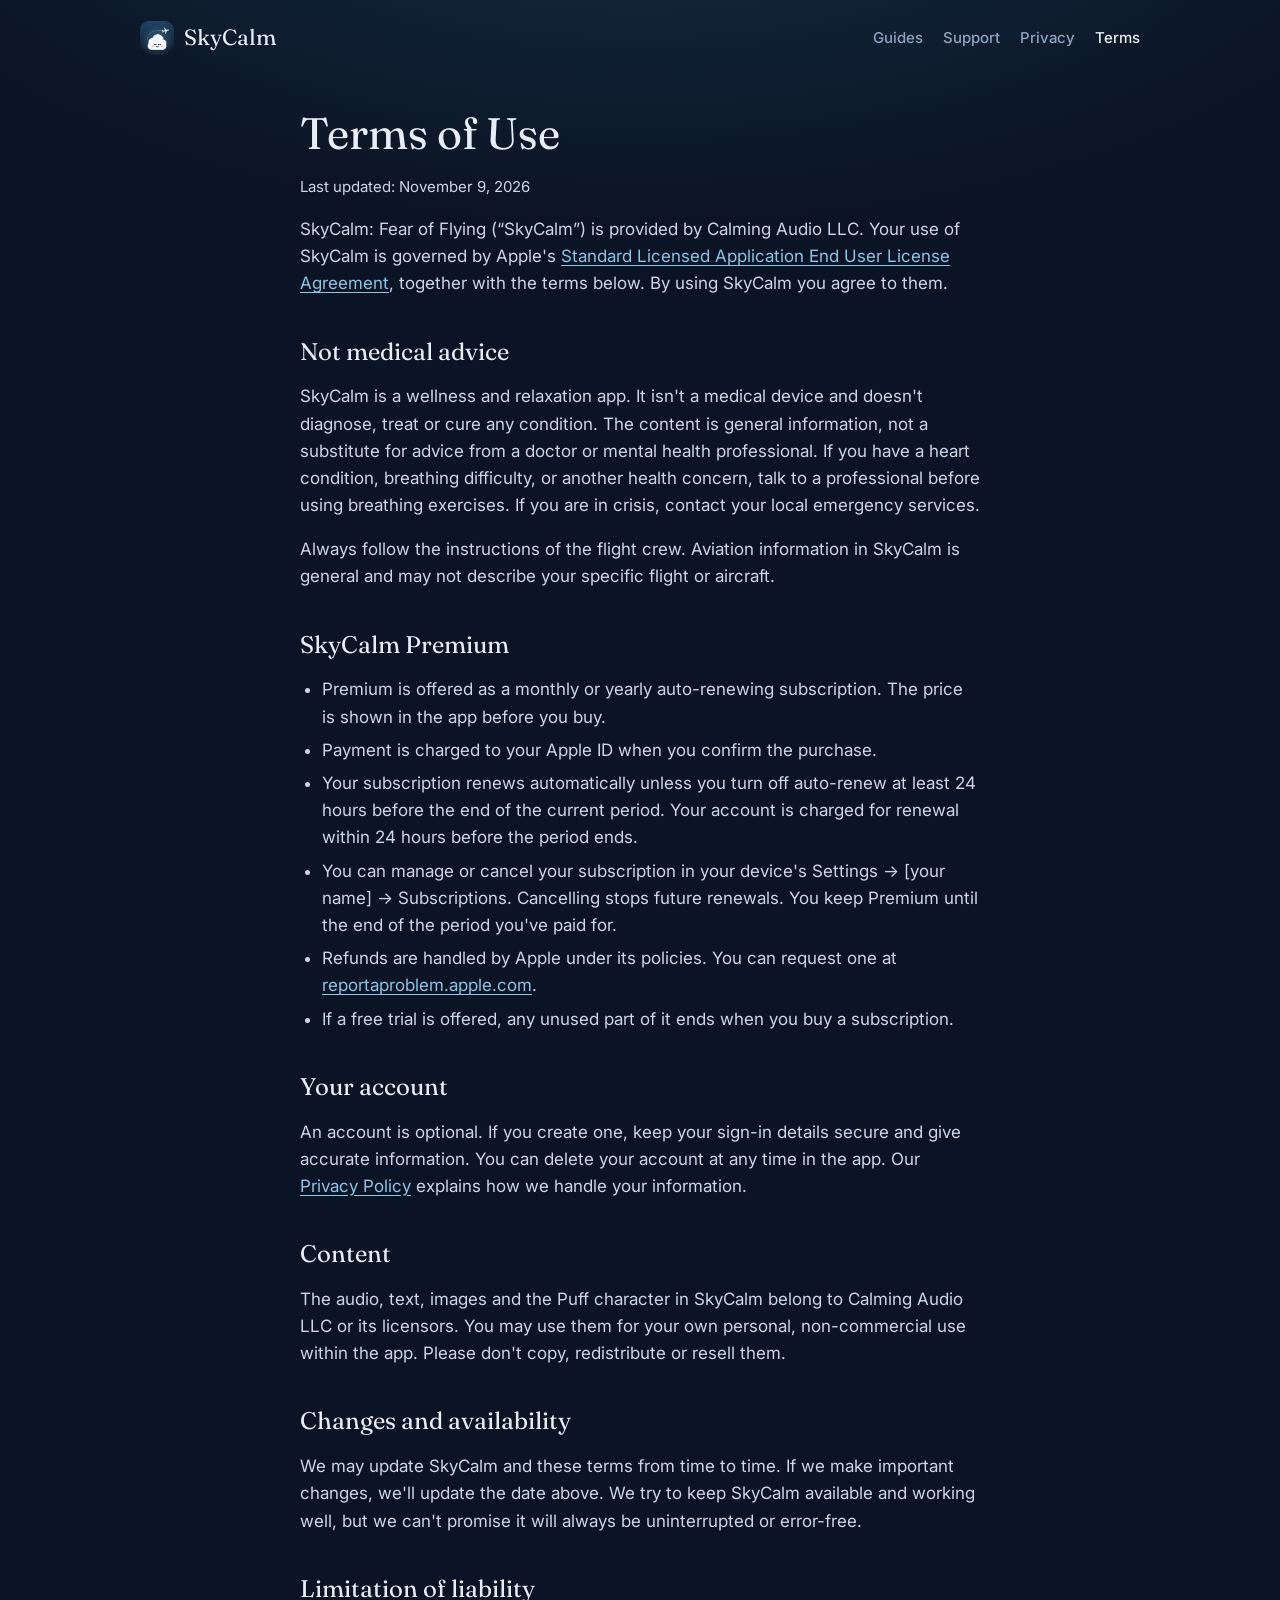
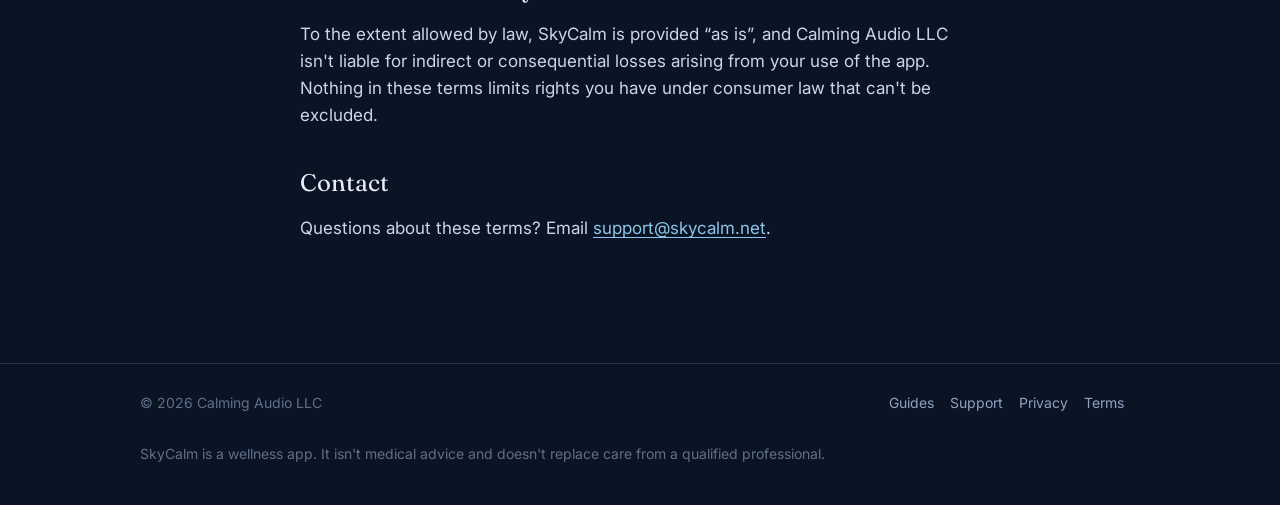
<file: terms.html>
<!doctype html>
<html lang="en">
<head>
  <meta charset="utf-8">
  <meta name="viewport" content="width=device-width, initial-scale=1">
  <title>Terms of Use · SkyCalm</title>
  <meta name="description" content="Terms for using SkyCalm and SkyCalm Premium.">
  <meta name="theme-color" content="#0b1424">
  <meta name="apple-itunes-app" content="app-id=6746972686">
  <link rel="icon" href="icon.png">
  <link rel="preconnect" href="https://fonts.googleapis.com">
  <link rel="preconnect" href="https://fonts.gstatic.com" crossorigin>
  <link rel="stylesheet" href="https://fonts.googleapis.com/css2?family=Fraunces:opsz@9..144&family=Inter:wght@400;500;600&display=swap">
  <link rel="stylesheet" href="styles.css">
</head>
<body>
  <header class="site-header">
    <div class="wrap">
      <a class="brand" href="/"><img src="icon.png" alt="">SkyCalm</a>
      <nav class="nav" aria-label="Main">
        <a href="/guides/">Guides</a>
        <a href="/support">Support</a>
        <a href="/privacy">Privacy</a>
        <a href="/terms" aria-current="page">Terms</a>
      </nav>
    </div>
  </header>

  <main class="doc">
    <div class="wrap narrow">
      <h1>Terms of Use</h1>
      <p class="updated">Last updated: November 9, 2026</p>

      <p>SkyCalm: Fear of Flying (“SkyCalm”) is provided by Calming Audio LLC. Your use of SkyCalm is governed by Apple's <a href="https://www.apple.com/legal/internet-services/itunes/dev/stdeula/">Standard Licensed Application End User License Agreement</a>, together with the terms below. By using SkyCalm you agree to them.</p>

      <h2>Not medical advice</h2>
      <p>SkyCalm is a wellness and relaxation app. It isn't a medical device and doesn't diagnose, treat or cure any condition. The content is general information, not a substitute for advice from a doctor or mental health professional. If you have a heart condition, breathing difficulty, or another health concern, talk to a professional before using breathing exercises. If you are in crisis, contact your local emergency services.</p>
      <p>Always follow the instructions of the flight crew. Aviation information in SkyCalm is general and may not describe your specific flight or aircraft.</p>

      <h2>SkyCalm Premium</h2>
      <ul>
        <li>Premium is offered as a monthly or yearly auto-renewing subscription. The price is shown in the app before you buy.</li>
        <li>Payment is charged to your Apple ID when you confirm the purchase.</li>
        <li>Your subscription renews automatically unless you turn off auto-renew at least 24 hours before the end of the current period. Your account is charged for renewal within 24 hours before the period ends.</li>
        <li>You can manage or cancel your subscription in your device's Settings → [your name] → Subscriptions. Cancelling stops future renewals. You keep Premium until the end of the period you've paid for.</li>
        <li>Refunds are handled by Apple under its policies. You can request one at <a href="https://reportaproblem.apple.com">reportaproblem.apple.com</a>.</li>
        <li>If a free trial is offered, any unused part of it ends when you buy a subscription.</li>
      </ul>

      <h2>Your account</h2>
      <p>An account is optional. If you create one, keep your sign-in details secure and give accurate information. You can delete your account at any time in the app. Our <a href="/privacy">Privacy Policy</a> explains how we handle your information.</p>

      <h2>Content</h2>
      <p>The audio, text, images and the Puff character in SkyCalm belong to Calming Audio LLC or its licensors. You may use them for your own personal, non-commercial use within the app. Please don't copy, redistribute or resell them.</p>

      <h2>Changes and availability</h2>
      <p>We may update SkyCalm and these terms from time to time. If we make important changes, we'll update the date above. We try to keep SkyCalm available and working well, but we can't promise it will always be uninterrupted or error-free.</p>

      <h2>Limitation of liability</h2>
      <p>To the extent allowed by law, SkyCalm is provided “as is”, and Calming Audio LLC isn't liable for indirect or consequential losses arising from your use of the app. Nothing in these terms limits rights you have under consumer law that can't be excluded.</p>

      <h2>Contact</h2>
      <p>Questions about these terms? Email <a href="mailto:support@skycalm.net">support@skycalm.net</a>.</p>
    </div>
  </main>

  <footer class="site-footer">
    <div class="wrap">
      <div>© 2026 Calming Audio LLC</div>
      <div><a href="/guides/">Guides</a><a href="/support">Support</a><a href="/privacy">Privacy</a><a href="/terms">Terms</a></div>
      <p class="disclaimer">SkyCalm is a wellness app. It isn't medical advice and doesn't replace care from a qualified professional.</p>
    </div>
  </footer>
</body>
</html>
</file>
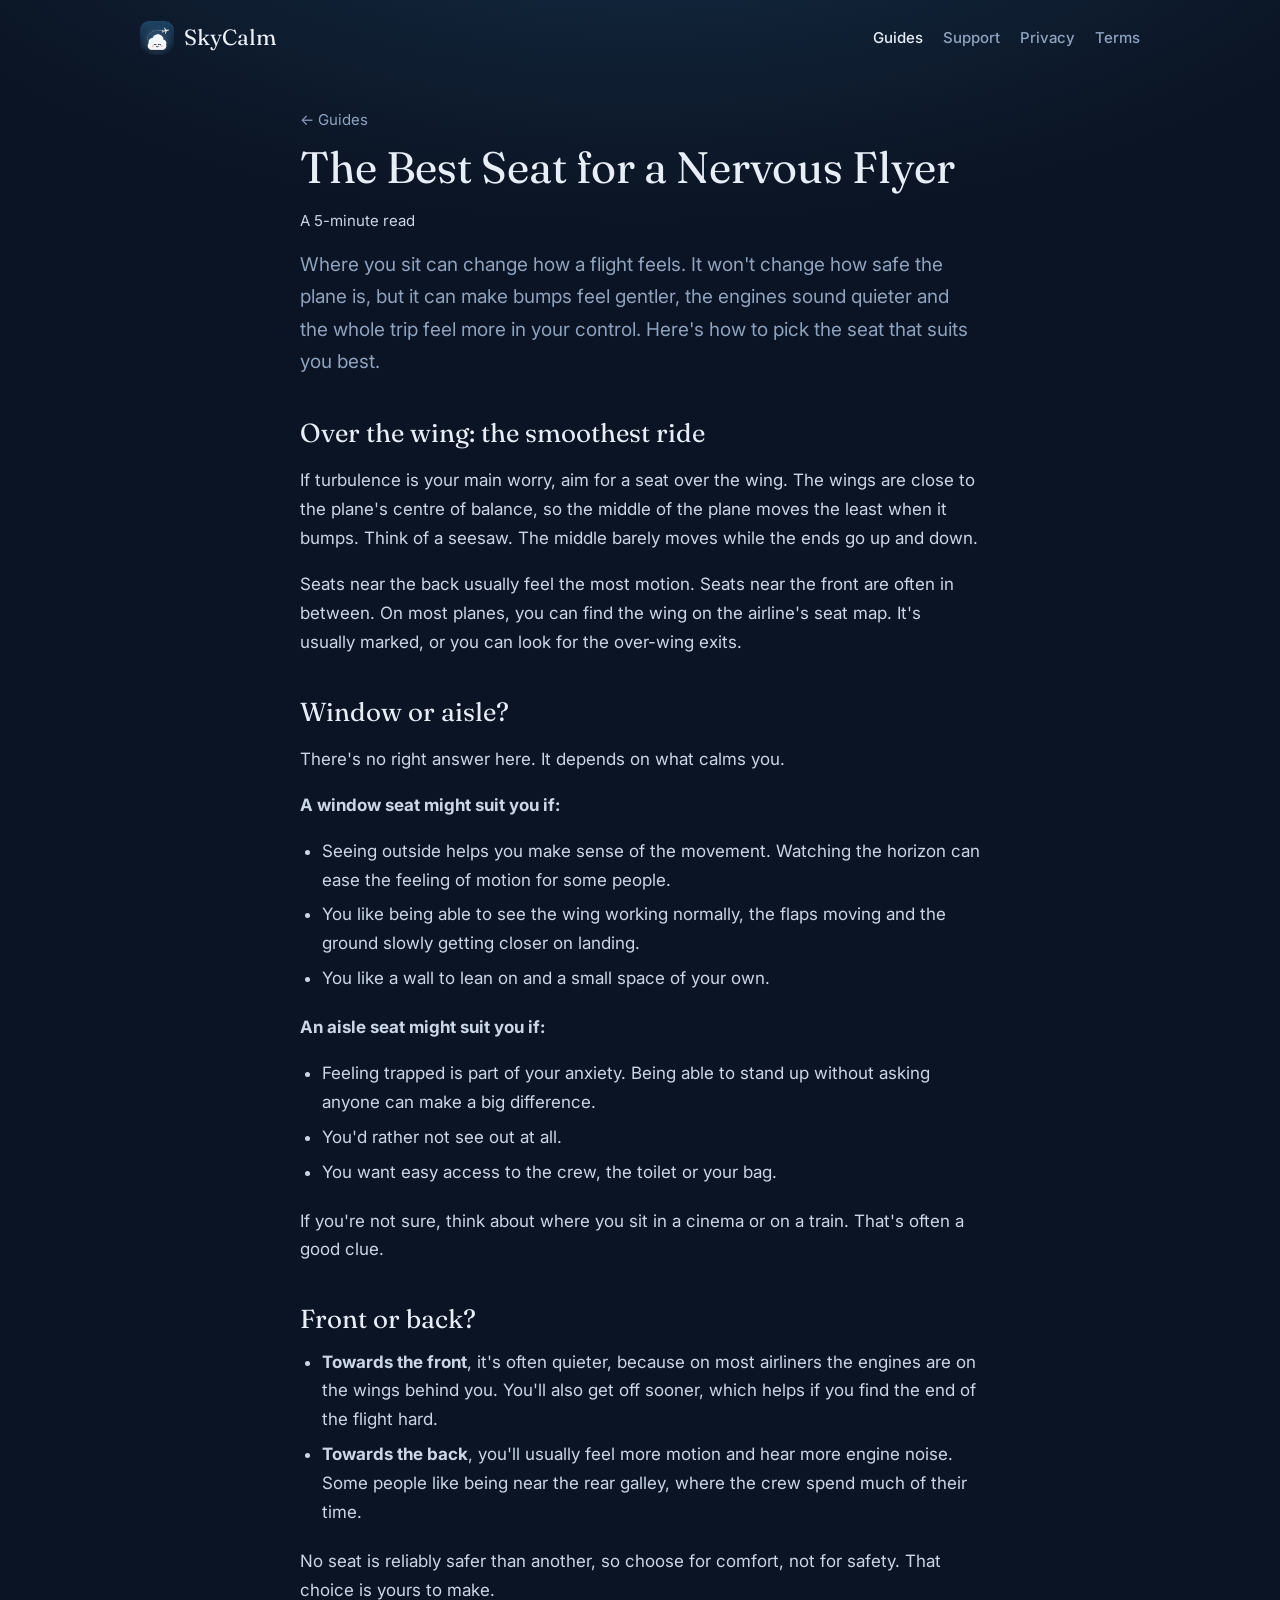
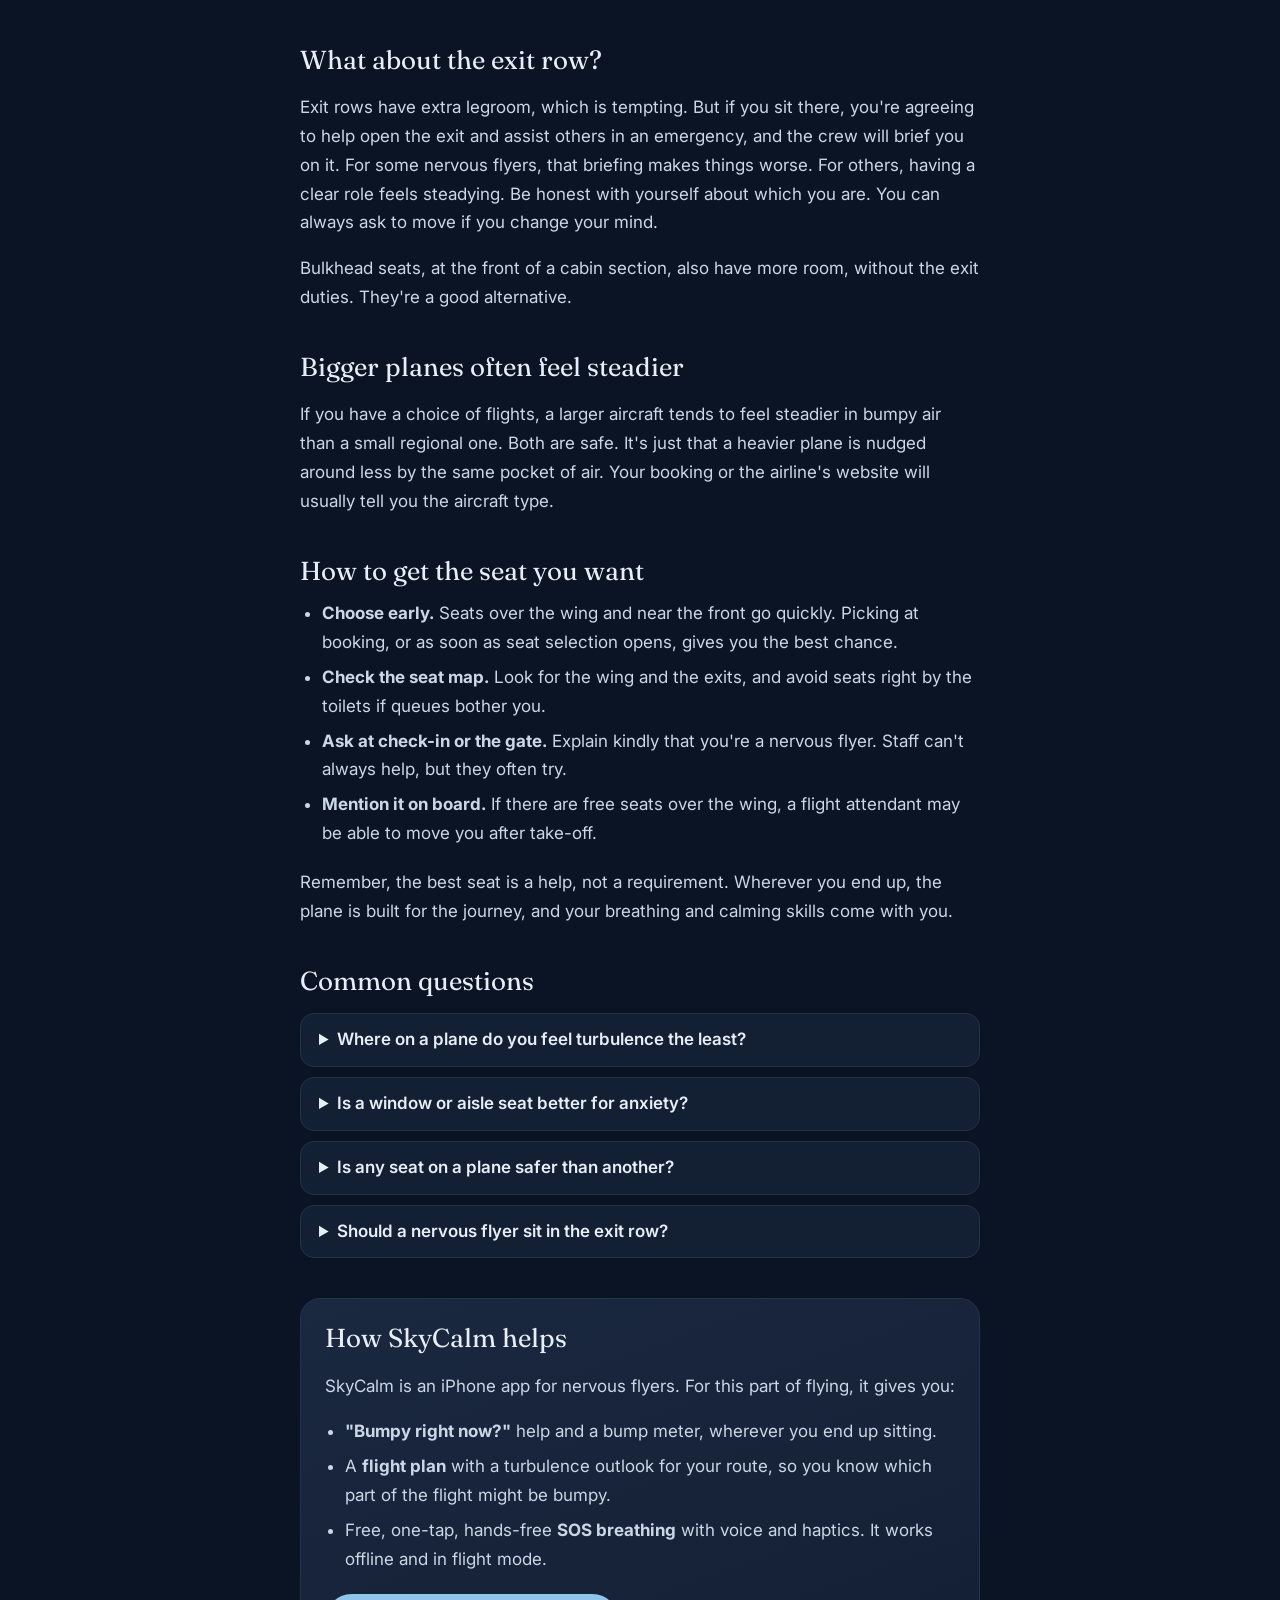
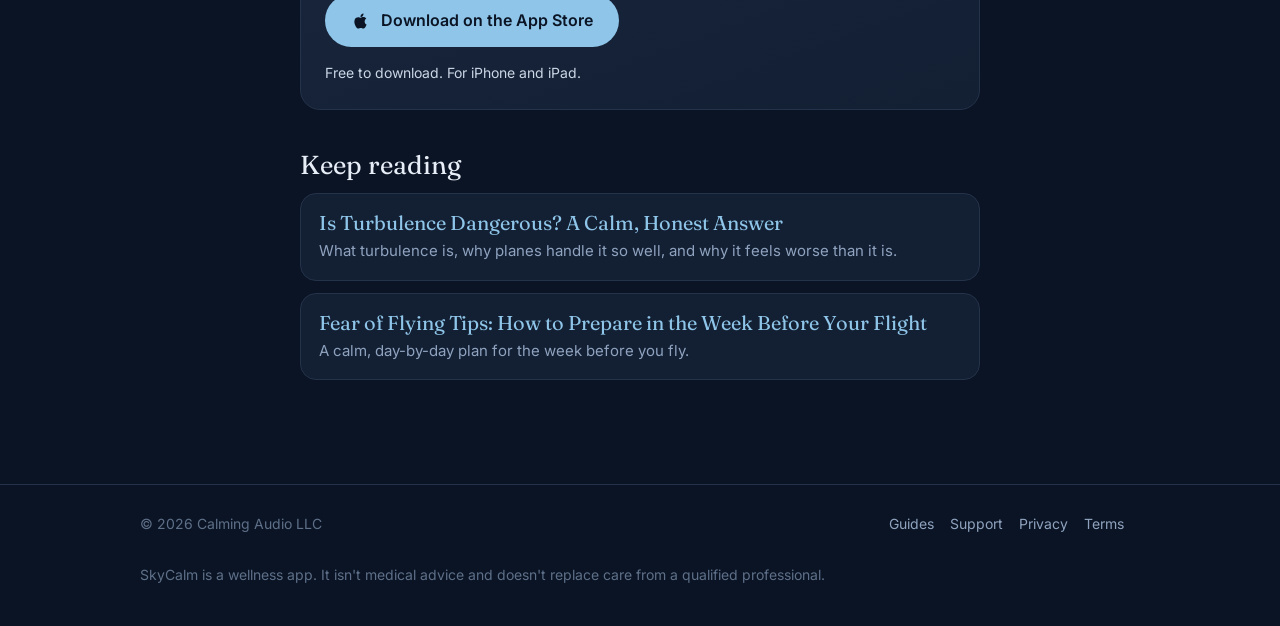
<file: guides/best-seat-for-nervous-flyers.html>
<!doctype html>
<html lang="en">
<head>
  <meta charset="utf-8">
  <meta name="viewport" content="width=device-width, initial-scale=1">
  <title>The Best Seat for a Nervous Flyer · SkyCalm</title>
  <meta name="description" content="The best seat for a nervous flyer: why seats over the wing feel the fewest bumps, window vs aisle, front vs back, and whether the exit row is a good idea.">
  <meta name="theme-color" content="#0b1424">
  <link rel="canonical" href="https://skycalm.net/guides/best-seat-for-nervous-flyers">
  <meta property="og:type" content="article">
  <meta property="og:site_name" content="SkyCalm">
  <meta property="og:title" content="The Best Seat for a Nervous Flyer">
  <meta property="og:description" content="The best seat for a nervous flyer: why seats over the wing feel the fewest bumps, window vs aisle, front vs back, and whether the exit row is a good idea.">
  <meta property="og:url" content="https://skycalm.net/guides/best-seat-for-nervous-flyers">
  <meta property="og:image" content="https://skycalm.net/icon.png">
  <meta name="apple-itunes-app" content="app-id=6746972686">
  <link rel="icon" href="/icon.png">
  <link rel="apple-touch-icon" href="/icon.png">
  <link rel="preconnect" href="https://fonts.googleapis.com">
  <link rel="preconnect" href="https://fonts.gstatic.com" crossorigin>
  <link rel="stylesheet" href="https://fonts.googleapis.com/css2?family=Fraunces:opsz@9..144&family=Inter:wght@400;500;600&display=swap">
  <link rel="stylesheet" href="/styles.css">
  <script type="application/ld+json">
  {
    "@context": "https://schema.org",
    "@type": "Article",
    "headline": "The Best Seat for a Nervous Flyer",
    "description": "The best seat for a nervous flyer: why seats over the wing feel the fewest bumps, window vs aisle, front vs back, and whether the exit row is a good idea.",
    "image": "https://skycalm.net/icon.png",
    "datePublished": "2026-11-18",
    "dateModified": "2026-11-18",
    "author": {
      "@type": "Organization",
      "name": "SkyCalm",
      "url": "https://skycalm.net/"
    },
    "publisher": {
      "@type": "Organization",
      "name": "Calming Audio LLC",
      "logo": {
        "@type": "ImageObject",
        "url": "https://skycalm.net/icon.png"
      }
    },
    "mainEntityOfPage": {
      "@type": "WebPage",
      "@id": "https://skycalm.net/guides/best-seat-for-nervous-flyers"
    }
  }
  </script>
  <script type="application/ld+json">
  {
    "@context": "https://schema.org",
    "@type": "FAQPage",
    "mainEntity": [
      {
        "@type": "Question",
        "name": "Where on a plane do you feel turbulence the least?",
        "acceptedAnswer": {
          "@type": "Answer",
          "text": "Seats over the wing usually feel the least motion, because they are close to the plane's centre of balance. Seats near the back usually feel the most."
        }
      },
      {
        "@type": "Question",
        "name": "Is a window or aisle seat better for anxiety?",
        "acceptedAnswer": {
          "@type": "Answer",
          "text": "It depends on you. A window can help if seeing outside makes the movement easier to understand. An aisle can help if feeling trapped is part of your anxiety, because you can stand up without asking anyone."
        }
      },
      {
        "@type": "Question",
        "name": "Is any seat on a plane safer than another?",
        "acceptedAnswer": {
          "@type": "Answer",
          "text": "No seat is reliably safer than another, so it makes sense to choose for comfort. Wearing your seatbelt whenever you are seated matters far more than where you sit."
        }
      },
      {
        "@type": "Question",
        "name": "Should a nervous flyer sit in the exit row?",
        "acceptedAnswer": {
          "@type": "Answer",
          "text": "Only if you are comfortable with the role. Exit row passengers agree to help open the exit in an emergency and the crew will brief them on it. A bulkhead seat offers extra room without those duties."
        }
      }
    ]
  }
  </script>
</head>
<body>
  <header class="site-header">
    <div class="wrap">
      <a class="brand" href="/"><img src="/icon.png" alt="">SkyCalm</a>
      <nav class="nav" aria-label="Main">
        <a href="/guides/" aria-current="page">Guides</a>
        <a href="/support">Support</a>
        <a href="/privacy">Privacy</a>
        <a href="/terms">Terms</a>
      </nav>
    </div>
  </header>

  <main class="doc article">
    <div class="wrap narrow">
      <p class="crumbs"><a href="/guides/">Guides</a></p>
      <h1>The Best Seat for a Nervous Flyer</h1>
      <p class="updated">A 5-minute read</p>

      <p class="lede-left">Where you sit can change how a flight feels. It won't change how safe the plane is, but it can make bumps feel gentler, the engines sound quieter and the whole trip feel more in your control. Here's how to pick the seat that suits you best.</p>

      <h2>Over the wing: the smoothest ride</h2>
      <p>If turbulence is your main worry, aim for a seat over the wing. The wings are close to the plane's centre of balance, so the middle of the plane moves the least when it bumps. Think of a seesaw. The middle barely moves while the ends go up and down.</p>
      <p>Seats near the back usually feel the most motion. Seats near the front are often in between. On most planes, you can find the wing on the airline's seat map. It's usually marked, or you can look for the over-wing exits.</p>

      <h2>Window or aisle?</h2>
      <p>There's no right answer here. It depends on what calms you.</p>
      <p><strong>A window seat might suit you if:</strong></p>
      <ul>
        <li>Seeing outside helps you make sense of the movement. Watching the horizon can ease the feeling of motion for some people.</li>
        <li>You like being able to see the wing working normally, the flaps moving and the ground slowly getting closer on landing.</li>
        <li>You like a wall to lean on and a small space of your own.</li>
      </ul>
      <p><strong>An aisle seat might suit you if:</strong></p>
      <ul>
        <li>Feeling trapped is part of your anxiety. Being able to stand up without asking anyone can make a big difference.</li>
        <li>You'd rather not see out at all.</li>
        <li>You want easy access to the crew, the toilet or your bag.</li>
      </ul>
      <p>If you're not sure, think about where you sit in a cinema or on a train. That's often a good clue.</p>

      <h2>Front or back?</h2>
      <ul>
        <li><strong>Towards the front</strong>, it's often quieter, because on most airliners the engines are on the wings behind you. You'll also get off sooner, which helps if you find the end of the flight hard.</li>
        <li><strong>Towards the back</strong>, you'll usually feel more motion and hear more engine noise. Some people like being near the rear galley, where the crew spend much of their time.</li>
      </ul>
      <p>No seat is reliably safer than another, so choose for comfort, not for safety. That choice is yours to make.</p>

      <h2>What about the exit row?</h2>
      <p>Exit rows have extra legroom, which is tempting. But if you sit there, you're agreeing to help open the exit and assist others in an emergency, and the crew will brief you on it. For some nervous flyers, that briefing makes things worse. For others, having a clear role feels steadying. Be honest with yourself about which you are. You can always ask to move if you change your mind.</p>
      <p>Bulkhead seats, at the front of a cabin section, also have more room, without the exit duties. They're a good alternative.</p>

      <h2>Bigger planes often feel steadier</h2>
      <p>If you have a choice of flights, a larger aircraft tends to feel steadier in bumpy air than a small regional one. Both are safe. It's just that a heavier plane is nudged around less by the same pocket of air. Your booking or the airline's website will usually tell you the aircraft type.</p>

      <h2>How to get the seat you want</h2>
      <ul>
        <li><strong>Choose early.</strong> Seats over the wing and near the front go quickly. Picking at booking, or as soon as seat selection opens, gives you the best chance.</li>
        <li><strong>Check the seat map.</strong> Look for the wing and the exits, and avoid seats right by the toilets if queues bother you.</li>
        <li><strong>Ask at check-in or the gate.</strong> Explain kindly that you're a nervous flyer. Staff can't always help, but they often try.</li>
        <li><strong>Mention it on board.</strong> If there are free seats over the wing, a flight attendant may be able to move you after take-off.</li>
      </ul>
      <p>Remember, the best seat is a help, not a requirement. Wherever you end up, the plane is built for the journey, and your breathing and calming skills come with you.</p>

      <h2>Common questions</h2>
      <div class="faq">
        <details>
          <summary>Where on a plane do you feel turbulence the least?</summary>
          <p>Seats over the wing usually feel the least motion, because they are close to the plane's centre of balance. Seats near the back usually feel the most.</p>
        </details>
        <details>
          <summary>Is a window or aisle seat better for anxiety?</summary>
          <p>It depends on you. A window can help if seeing outside makes the movement easier to understand. An aisle can help if feeling trapped is part of your anxiety, because you can stand up without asking anyone.</p>
        </details>
        <details>
          <summary>Is any seat on a plane safer than another?</summary>
          <p>No seat is reliably safer than another, so it makes sense to choose for comfort. Wearing your seatbelt whenever you are seated matters far more than where you sit.</p>
        </details>
        <details>
          <summary>Should a nervous flyer sit in the exit row?</summary>
          <p>Only if you are comfortable with the role. Exit row passengers agree to help open the exit in an emergency and the crew will brief them on it. A bulkhead seat offers extra room without those duties.</p>
        </details>
      </div>

      <aside class="help-box" aria-labelledby="help-title">
        <h2 id="help-title">How SkyCalm helps</h2>
        <p>SkyCalm is an iPhone app for nervous flyers. For this part of flying, it gives you:</p>
        <ul>
          <li><strong>"Bumpy right now?"</strong> help and a bump meter, wherever you end up sitting.</li>
          <li>A <strong>flight plan</strong> with a turbulence outlook for your route, so you know which part of the flight might be bumpy.</li>
          <li>Free, one-tap, hands-free <strong>SOS breathing</strong> with voice and haptics. It works offline and in flight mode.</li>
        </ul>
        <a class="button" href="https://apps.apple.com/app/id6746972686">
          <svg viewBox="0 0 24 24" fill="currentColor" aria-hidden="true"><path d="M16.37 12.6c-.02-2.3 1.88-3.4 1.96-3.46-1.07-1.56-2.73-1.78-3.32-1.8-1.41-.14-2.76.83-3.48.83-.72 0-1.82-.81-3-.79-1.54.02-2.96.9-3.76 2.27-1.6 2.78-.41 6.9 1.15 9.16.76 1.1 1.67 2.34 2.86 2.3 1.15-.05 1.58-.74 2.97-.74 1.38 0 1.77.74 2.98.72 1.23-.02 2.01-1.12 2.76-2.23.87-1.28 1.23-2.52 1.25-2.58-.03-.01-2.4-.92-2.42-3.66zM14.1 5.86c.63-.77 1.06-1.83.94-2.89-.91.04-2.02.61-2.67 1.37-.58.67-1.1 1.76-.96 2.8 1.02.08 2.06-.52 2.69-1.28z"/></svg>
          Download on the App Store
        </a>
        <p class="small">Free to download. For iPhone and iPad.</p>
      </aside>

      <nav class="related" aria-label="Related guides">
        <h2>Keep reading</h2>
        <ul>
          <li><a href="/guides/is-turbulence-dangerous">Is Turbulence Dangerous? A Calm, Honest Answer</a><span>What turbulence is, why planes handle it so well, and why it feels worse than it is.</span></li>
          <li><a href="/guides/fear-of-flying-tips">Fear of Flying Tips: How to Prepare in the Week Before Your Flight</a><span>A calm, day-by-day plan for the week before you fly.</span></li>
        </ul>
      </nav>
    </div>
  </main>

  <footer class="site-footer">
    <div class="wrap">
      <div>© 2026 Calming Audio LLC</div>
      <div><a href="/guides/">Guides</a><a href="/support">Support</a><a href="/privacy">Privacy</a><a href="/terms">Terms</a></div>
      <p class="disclaimer">SkyCalm is a wellness app. It isn't medical advice and doesn't replace care from a qualified professional.</p>
    </div>
  </footer>
</body>
</html>
</file>
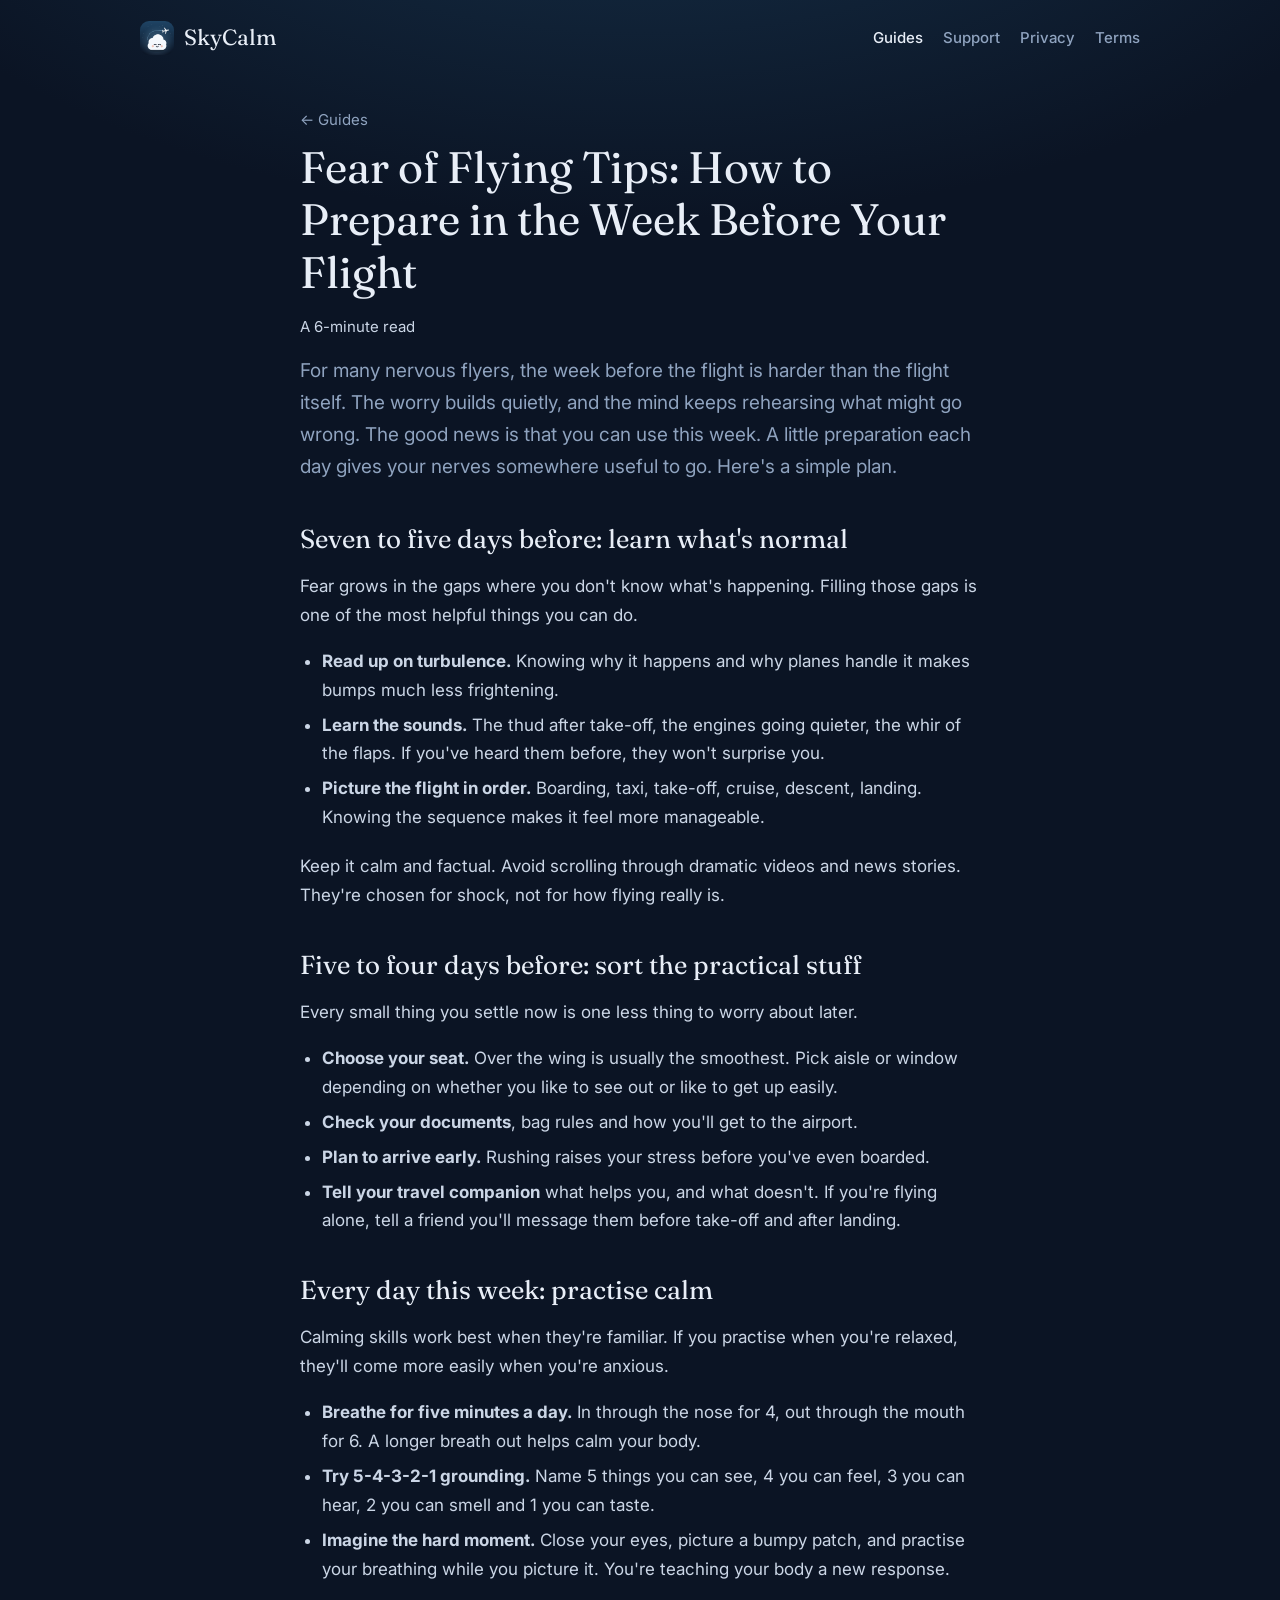
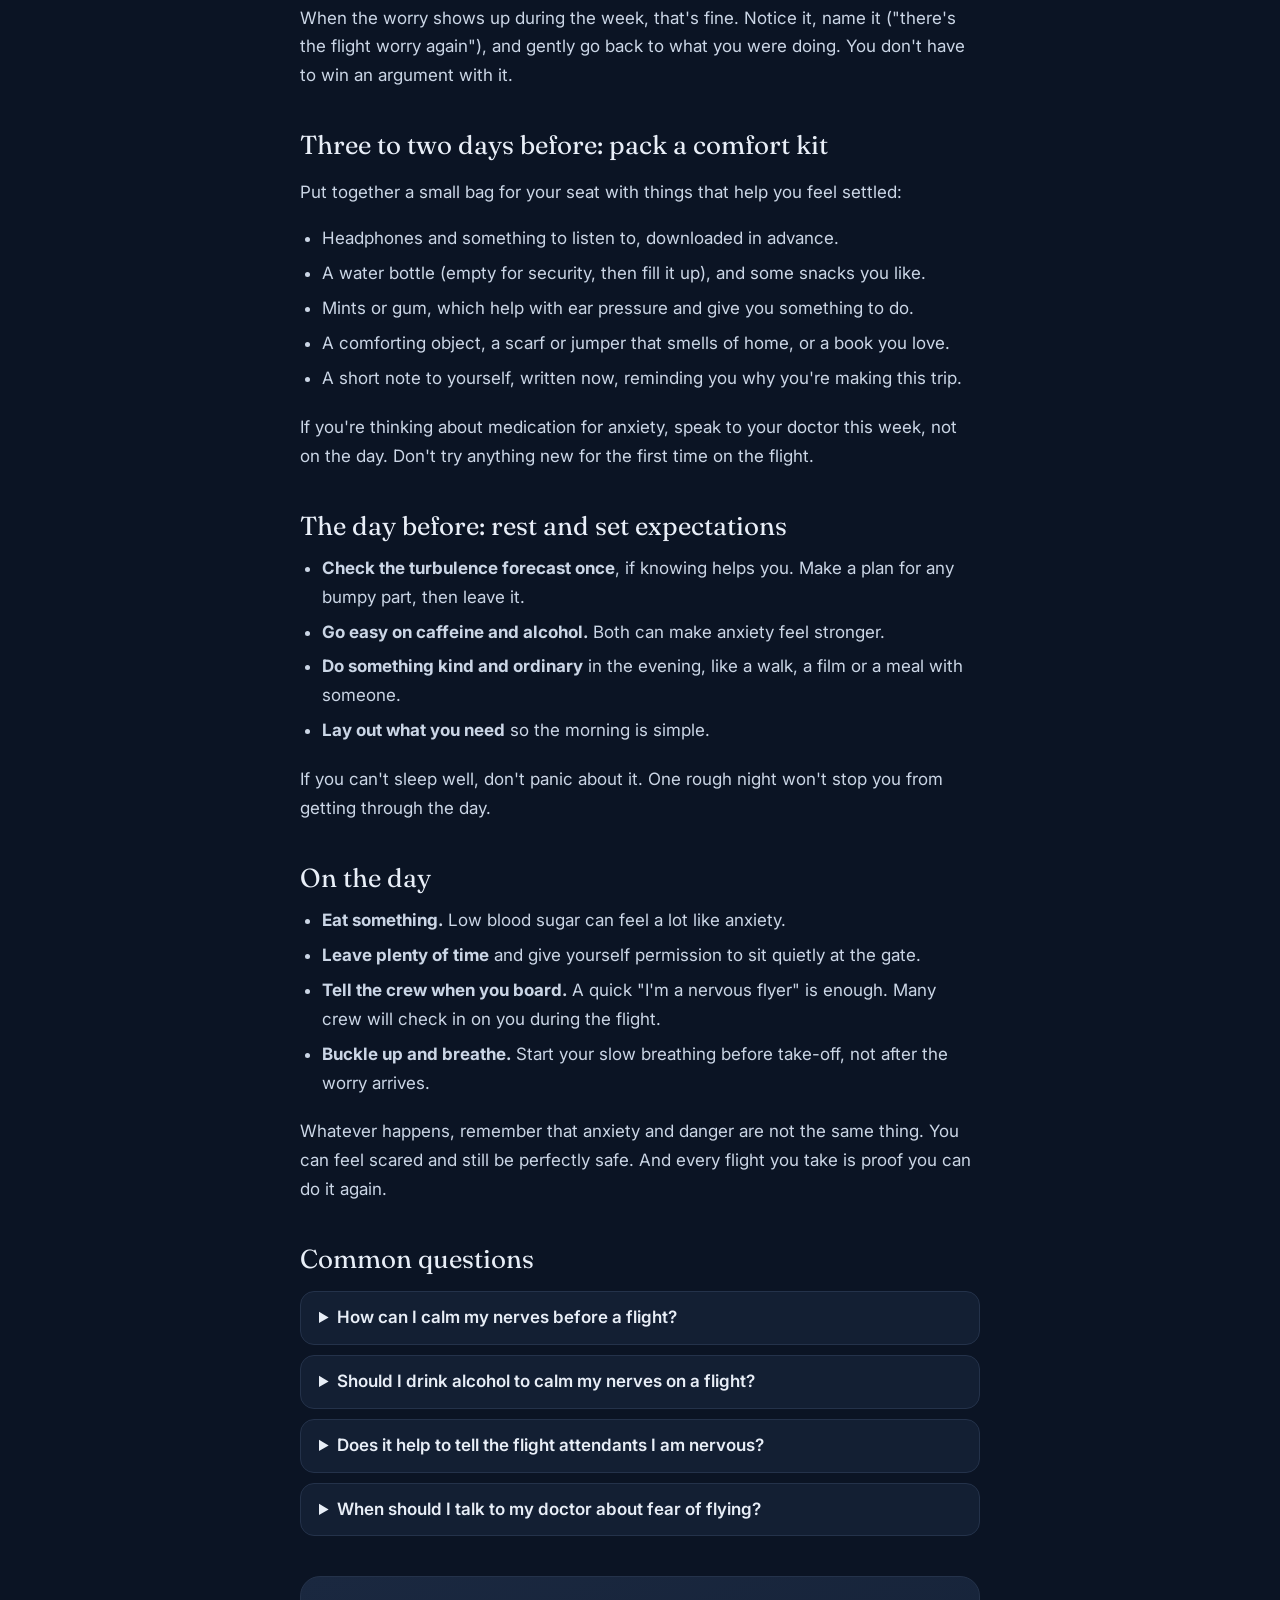
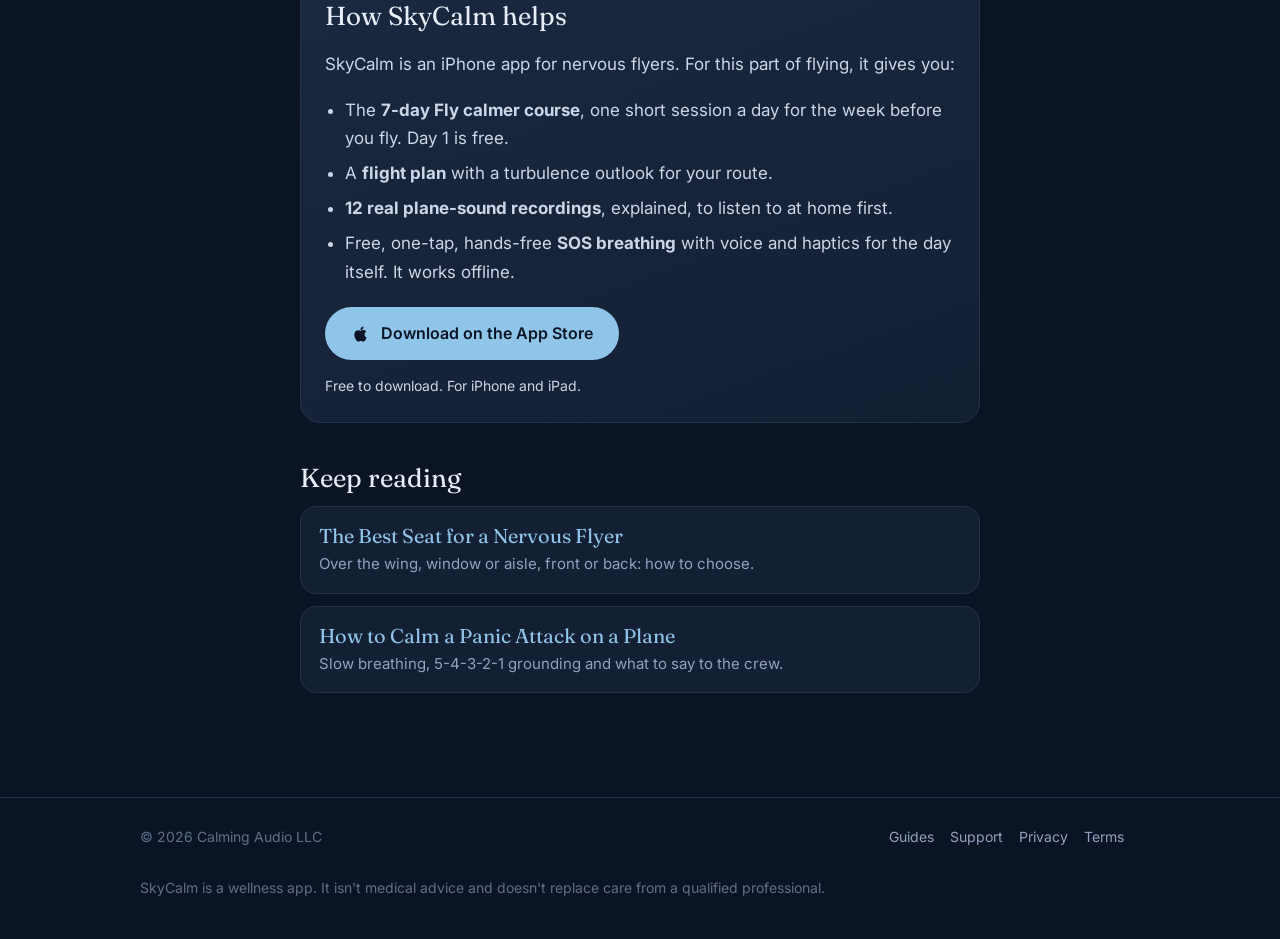
<file: guides/fear-of-flying-tips.html>
<!doctype html>
<html lang="en">
<head>
  <meta charset="utf-8">
  <meta name="viewport" content="width=device-width, initial-scale=1">
  <title>Fear of Flying Tips: How to Prepare in the Week Before Your Flight · SkyCalm</title>
  <meta name="description" content="Fear of flying tips for the week before your flight: a calm, day-by-day plan to learn, practise, pack and arrive at the airport feeling more in control.">
  <meta name="theme-color" content="#0b1424">
  <link rel="canonical" href="https://skycalm.net/guides/fear-of-flying-tips">
  <meta property="og:type" content="article">
  <meta property="og:site_name" content="SkyCalm">
  <meta property="og:title" content="Fear of Flying Tips: How to Prepare in the Week Before Your Flight">
  <meta property="og:description" content="Fear of flying tips for the week before your flight: a calm, day-by-day plan to learn, practise, pack and arrive at the airport feeling more in control.">
  <meta property="og:url" content="https://skycalm.net/guides/fear-of-flying-tips">
  <meta property="og:image" content="https://skycalm.net/icon.png">
  <meta name="apple-itunes-app" content="app-id=6746972686">
  <link rel="icon" href="/icon.png">
  <link rel="apple-touch-icon" href="/icon.png">
  <link rel="preconnect" href="https://fonts.googleapis.com">
  <link rel="preconnect" href="https://fonts.gstatic.com" crossorigin>
  <link rel="stylesheet" href="https://fonts.googleapis.com/css2?family=Fraunces:opsz@9..144&family=Inter:wght@400;500;600&display=swap">
  <link rel="stylesheet" href="/styles.css">
  <script type="application/ld+json">
  {
    "@context": "https://schema.org",
    "@type": "Article",
    "headline": "Fear of Flying Tips: How to Prepare in the Week Before Your Flight",
    "description": "Fear of flying tips for the week before your flight: a calm, day-by-day plan to learn, practise, pack and arrive at the airport feeling more in control.",
    "image": "https://skycalm.net/icon.png",
    "datePublished": "2026-11-18",
    "dateModified": "2026-11-18",
    "author": {
      "@type": "Organization",
      "name": "SkyCalm",
      "url": "https://skycalm.net/"
    },
    "publisher": {
      "@type": "Organization",
      "name": "Calming Audio LLC",
      "logo": {
        "@type": "ImageObject",
        "url": "https://skycalm.net/icon.png"
      }
    },
    "mainEntityOfPage": {
      "@type": "WebPage",
      "@id": "https://skycalm.net/guides/fear-of-flying-tips"
    }
  }
  </script>
  <script type="application/ld+json">
  {
    "@context": "https://schema.org",
    "@type": "FAQPage",
    "mainEntity": [
      {
        "@type": "Question",
        "name": "How can I calm my nerves before a flight?",
        "acceptedAnswer": {
          "@type": "Answer",
          "text": "Learn what is normal on a flight, practise slow breathing each day in the week before, sort out the practical details early and arrive at the airport with plenty of time. Familiar calming skills work better when you need them."
        }
      },
      {
        "@type": "Question",
        "name": "Should I drink alcohol to calm my nerves on a flight?",
        "acceptedAnswer": {
          "@type": "Answer",
          "text": "It is best to go easy. Alcohol may seem to help at first, but it can make anxiety feel stronger later and leave you dehydrated."
        }
      },
      {
        "@type": "Question",
        "name": "Does it help to tell the flight attendants I am nervous?",
        "acceptedAnswer": {
          "@type": "Answer",
          "text": "Yes. A quick \"I am a nervous flyer\" when you board is enough. Crew are trained to help and many will check in on you during the flight."
        }
      },
      {
        "@type": "Question",
        "name": "When should I talk to my doctor about fear of flying?",
        "acceptedAnswer": {
          "@type": "Answer",
          "text": "If you are thinking about medication or your fear is very strong, talk to your doctor well before your trip. Fear of flying is very treatable, and a therapist can also help."
        }
      }
    ]
  }
  </script>
</head>
<body>
  <header class="site-header">
    <div class="wrap">
      <a class="brand" href="/"><img src="/icon.png" alt="">SkyCalm</a>
      <nav class="nav" aria-label="Main">
        <a href="/guides/" aria-current="page">Guides</a>
        <a href="/support">Support</a>
        <a href="/privacy">Privacy</a>
        <a href="/terms">Terms</a>
      </nav>
    </div>
  </header>

  <main class="doc article">
    <div class="wrap narrow">
      <p class="crumbs"><a href="/guides/">Guides</a></p>
      <h1>Fear of Flying Tips: How to Prepare in the Week Before Your Flight</h1>
      <p class="updated">A 6-minute read</p>

      <p class="lede-left">For many nervous flyers, the week before the flight is harder than the flight itself. The worry builds quietly, and the mind keeps rehearsing what might go wrong. The good news is that you can use this week. A little preparation each day gives your nerves somewhere useful to go. Here's a simple plan.</p>

      <h2>Seven to five days before: learn what's normal</h2>
      <p>Fear grows in the gaps where you don't know what's happening. Filling those gaps is one of the most helpful things you can do.</p>
      <ul>
        <li><strong>Read up on turbulence.</strong> Knowing why it happens and why planes handle it makes bumps much less frightening.</li>
        <li><strong>Learn the sounds.</strong> The thud after take-off, the engines going quieter, the whir of the flaps. If you've heard them before, they won't surprise you.</li>
        <li><strong>Picture the flight in order.</strong> Boarding, taxi, take-off, cruise, descent, landing. Knowing the sequence makes it feel more manageable.</li>
      </ul>
      <p>Keep it calm and factual. Avoid scrolling through dramatic videos and news stories. They're chosen for shock, not for how flying really is.</p>

      <h2>Five to four days before: sort the practical stuff</h2>
      <p>Every small thing you settle now is one less thing to worry about later.</p>
      <ul>
        <li><strong>Choose your seat.</strong> Over the wing is usually the smoothest. Pick aisle or window depending on whether you like to see out or like to get up easily.</li>
        <li><strong>Check your documents</strong>, bag rules and how you'll get to the airport.</li>
        <li><strong>Plan to arrive early.</strong> Rushing raises your stress before you've even boarded.</li>
        <li><strong>Tell your travel companion</strong> what helps you, and what doesn't. If you're flying alone, tell a friend you'll message them before take-off and after landing.</li>
      </ul>

      <h2>Every day this week: practise calm</h2>
      <p>Calming skills work best when they're familiar. If you practise when you're relaxed, they'll come more easily when you're anxious.</p>
      <ul>
        <li><strong>Breathe for five minutes a day.</strong> In through the nose for 4, out through the mouth for 6. A longer breath out helps calm your body.</li>
        <li><strong>Try 5-4-3-2-1 grounding.</strong> Name 5 things you can see, 4 you can feel, 3 you can hear, 2 you can smell and 1 you can taste.</li>
        <li><strong>Imagine the hard moment.</strong> Close your eyes, picture a bumpy patch, and practise your breathing while you picture it. You're teaching your body a new response.</li>
      </ul>
      <p>When the worry shows up during the week, that's fine. Notice it, name it ("there's the flight worry again"), and gently go back to what you were doing. You don't have to win an argument with it.</p>

      <h2>Three to two days before: pack a comfort kit</h2>
      <p>Put together a small bag for your seat with things that help you feel settled:</p>
      <ul>
        <li>Headphones and something to listen to, downloaded in advance.</li>
        <li>A water bottle (empty for security, then fill it up), and some snacks you like.</li>
        <li>Mints or gum, which help with ear pressure and give you something to do.</li>
        <li>A comforting object, a scarf or jumper that smells of home, or a book you love.</li>
        <li>A short note to yourself, written now, reminding you why you're making this trip.</li>
      </ul>
      <p>If you're thinking about medication for anxiety, speak to your doctor this week, not on the day. Don't try anything new for the first time on the flight.</p>

      <h2>The day before: rest and set expectations</h2>
      <ul>
        <li><strong>Check the turbulence forecast once</strong>, if knowing helps you. Make a plan for any bumpy part, then leave it.</li>
        <li><strong>Go easy on caffeine and alcohol.</strong> Both can make anxiety feel stronger.</li>
        <li><strong>Do something kind and ordinary</strong> in the evening, like a walk, a film or a meal with someone.</li>
        <li><strong>Lay out what you need</strong> so the morning is simple.</li>
      </ul>
      <p>If you can't sleep well, don't panic about it. One rough night won't stop you from getting through the day.</p>

      <h2>On the day</h2>
      <ul>
        <li><strong>Eat something.</strong> Low blood sugar can feel a lot like anxiety.</li>
        <li><strong>Leave plenty of time</strong> and give yourself permission to sit quietly at the gate.</li>
        <li><strong>Tell the crew when you board.</strong> A quick "I'm a nervous flyer" is enough. Many crew will check in on you during the flight.</li>
        <li><strong>Buckle up and breathe.</strong> Start your slow breathing before take-off, not after the worry arrives.</li>
      </ul>
      <p>Whatever happens, remember that anxiety and danger are not the same thing. You can feel scared and still be perfectly safe. And every flight you take is proof you can do it again.</p>

      <h2>Common questions</h2>
      <div class="faq">
        <details>
          <summary>How can I calm my nerves before a flight?</summary>
          <p>Learn what is normal on a flight, practise slow breathing each day in the week before, sort out the practical details early and arrive at the airport with plenty of time. Familiar calming skills work better when you need them.</p>
        </details>
        <details>
          <summary>Should I drink alcohol to calm my nerves on a flight?</summary>
          <p>It is best to go easy. Alcohol may seem to help at first, but it can make anxiety feel stronger later and leave you dehydrated.</p>
        </details>
        <details>
          <summary>Does it help to tell the flight attendants I am nervous?</summary>
          <p>Yes. A quick "I am a nervous flyer" when you board is enough. Crew are trained to help and many will check in on you during the flight.</p>
        </details>
        <details>
          <summary>When should I talk to my doctor about fear of flying?</summary>
          <p>If you are thinking about medication or your fear is very strong, talk to your doctor well before your trip. Fear of flying is very treatable, and a therapist can also help.</p>
        </details>
      </div>

      <aside class="help-box" aria-labelledby="help-title">
        <h2 id="help-title">How SkyCalm helps</h2>
        <p>SkyCalm is an iPhone app for nervous flyers. For this part of flying, it gives you:</p>
        <ul>
          <li>The <strong>7-day Fly calmer course</strong>, one short session a day for the week before you fly. Day 1 is free.</li>
          <li>A <strong>flight plan</strong> with a turbulence outlook for your route.</li>
          <li><strong>12 real plane-sound recordings</strong>, explained, to listen to at home first.</li>
          <li>Free, one-tap, hands-free <strong>SOS breathing</strong> with voice and haptics for the day itself. It works offline.</li>
        </ul>
        <a class="button" href="https://apps.apple.com/app/id6746972686">
          <svg viewBox="0 0 24 24" fill="currentColor" aria-hidden="true"><path d="M16.37 12.6c-.02-2.3 1.88-3.4 1.96-3.46-1.07-1.56-2.73-1.78-3.32-1.8-1.41-.14-2.76.83-3.48.83-.72 0-1.82-.81-3-.79-1.54.02-2.96.9-3.76 2.27-1.6 2.78-.41 6.9 1.15 9.16.76 1.1 1.67 2.34 2.86 2.3 1.15-.05 1.58-.74 2.97-.74 1.38 0 1.77.74 2.98.72 1.23-.02 2.01-1.12 2.76-2.23.87-1.28 1.23-2.52 1.25-2.58-.03-.01-2.4-.92-2.42-3.66zM14.1 5.86c.63-.77 1.06-1.83.94-2.89-.91.04-2.02.61-2.67 1.37-.58.67-1.1 1.76-.96 2.8 1.02.08 2.06-.52 2.69-1.28z"/></svg>
          Download on the App Store
        </a>
        <p class="small">Free to download. For iPhone and iPad.</p>
      </aside>

      <nav class="related" aria-label="Related guides">
        <h2>Keep reading</h2>
        <ul>
          <li><a href="/guides/best-seat-for-nervous-flyers">The Best Seat for a Nervous Flyer</a><span>Over the wing, window or aisle, front or back: how to choose.</span></li>
          <li><a href="/guides/panic-attack-on-a-plane">How to Calm a Panic Attack on a Plane</a><span>Slow breathing, 5-4-3-2-1 grounding and what to say to the crew.</span></li>
        </ul>
      </nav>
    </div>
  </main>

  <footer class="site-footer">
    <div class="wrap">
      <div>© 2026 Calming Audio LLC</div>
      <div><a href="/guides/">Guides</a><a href="/support">Support</a><a href="/privacy">Privacy</a><a href="/terms">Terms</a></div>
      <p class="disclaimer">SkyCalm is a wellness app. It isn't medical advice and doesn't replace care from a qualified professional.</p>
    </div>
  </footer>
</body>
</html>
</file>
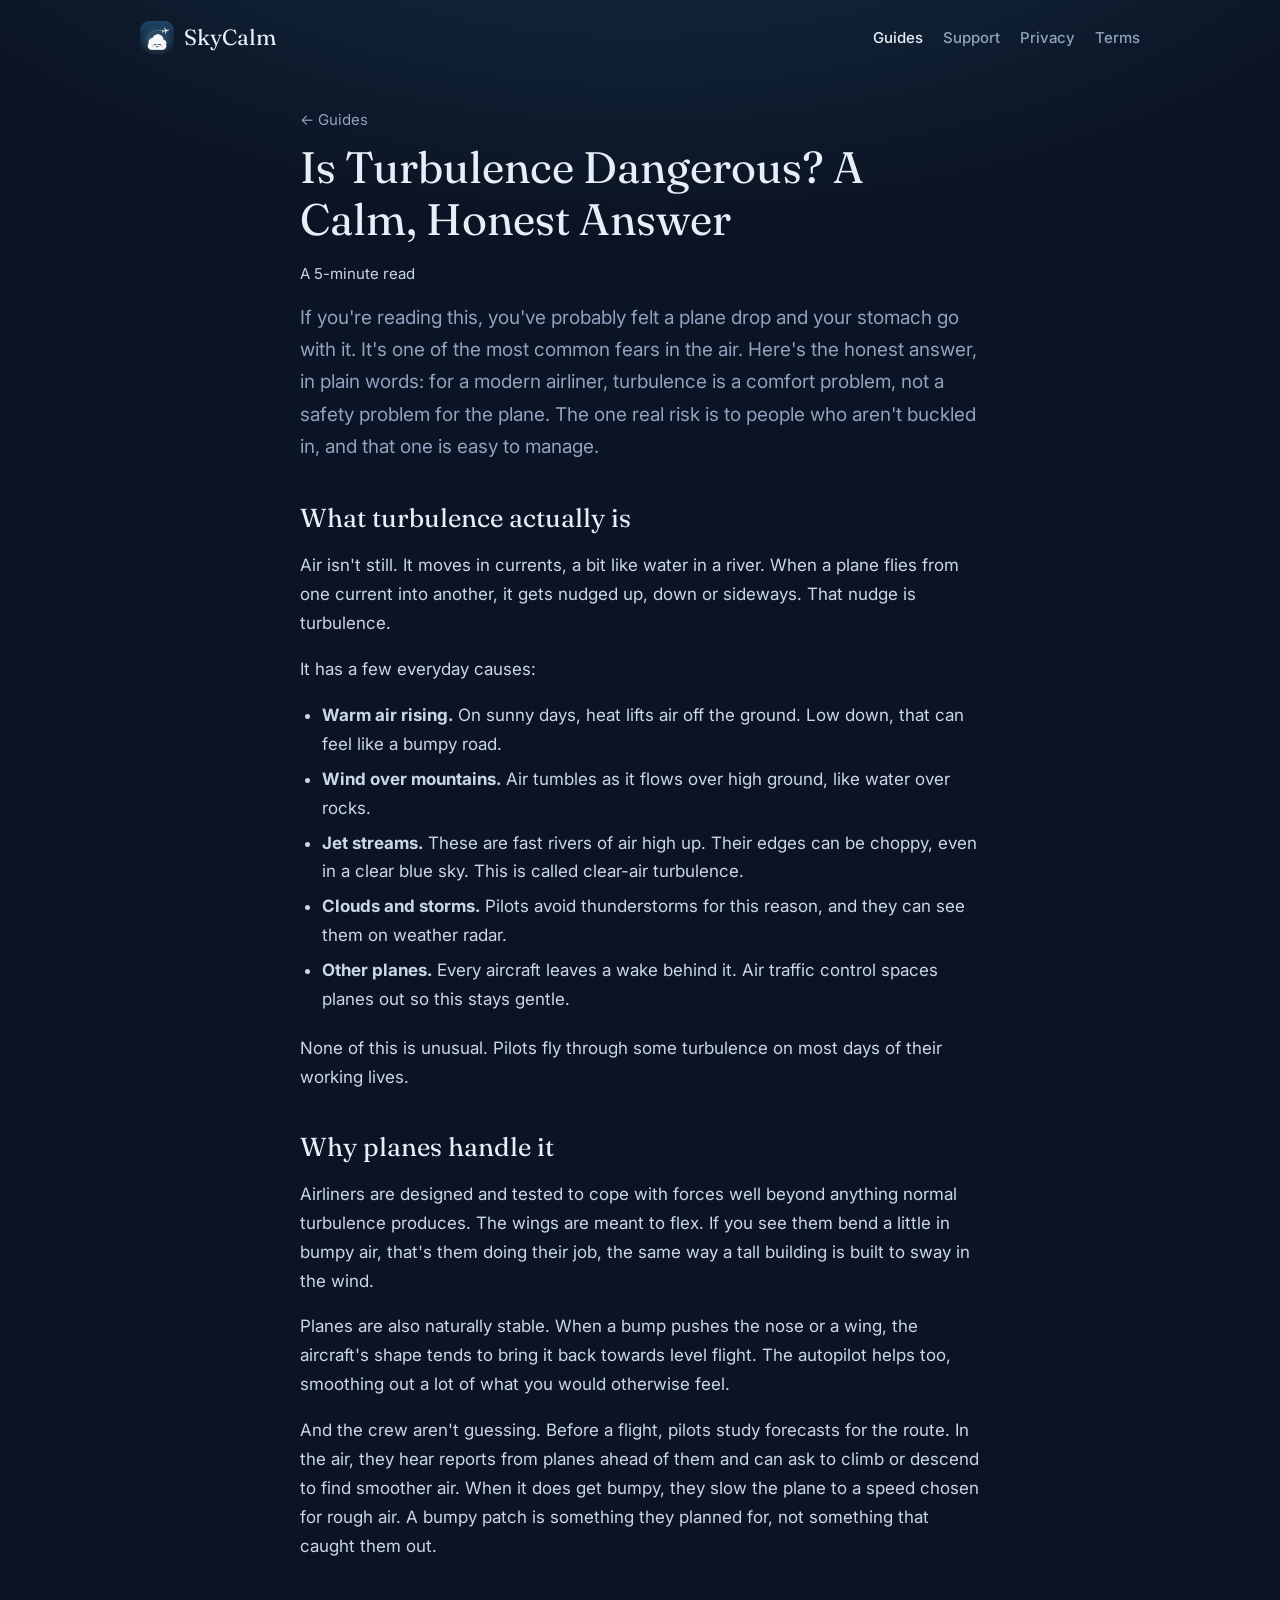
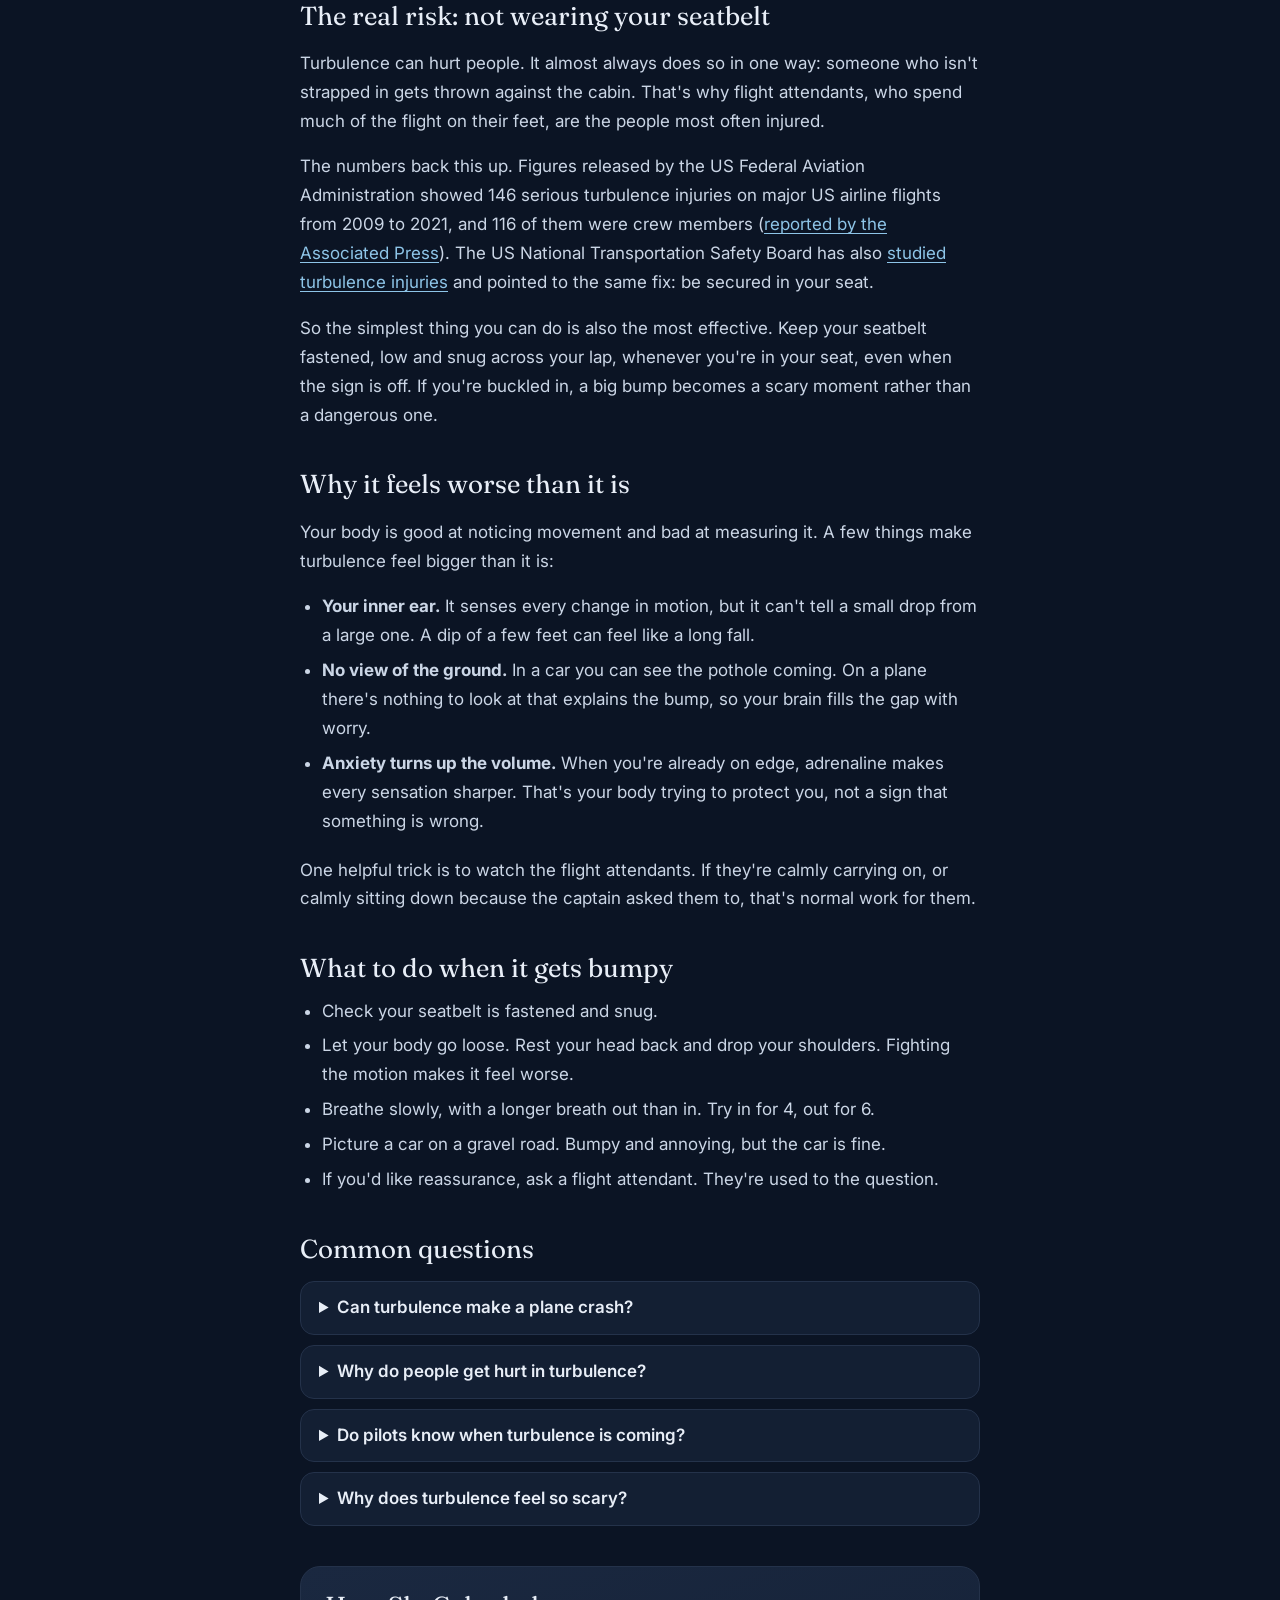
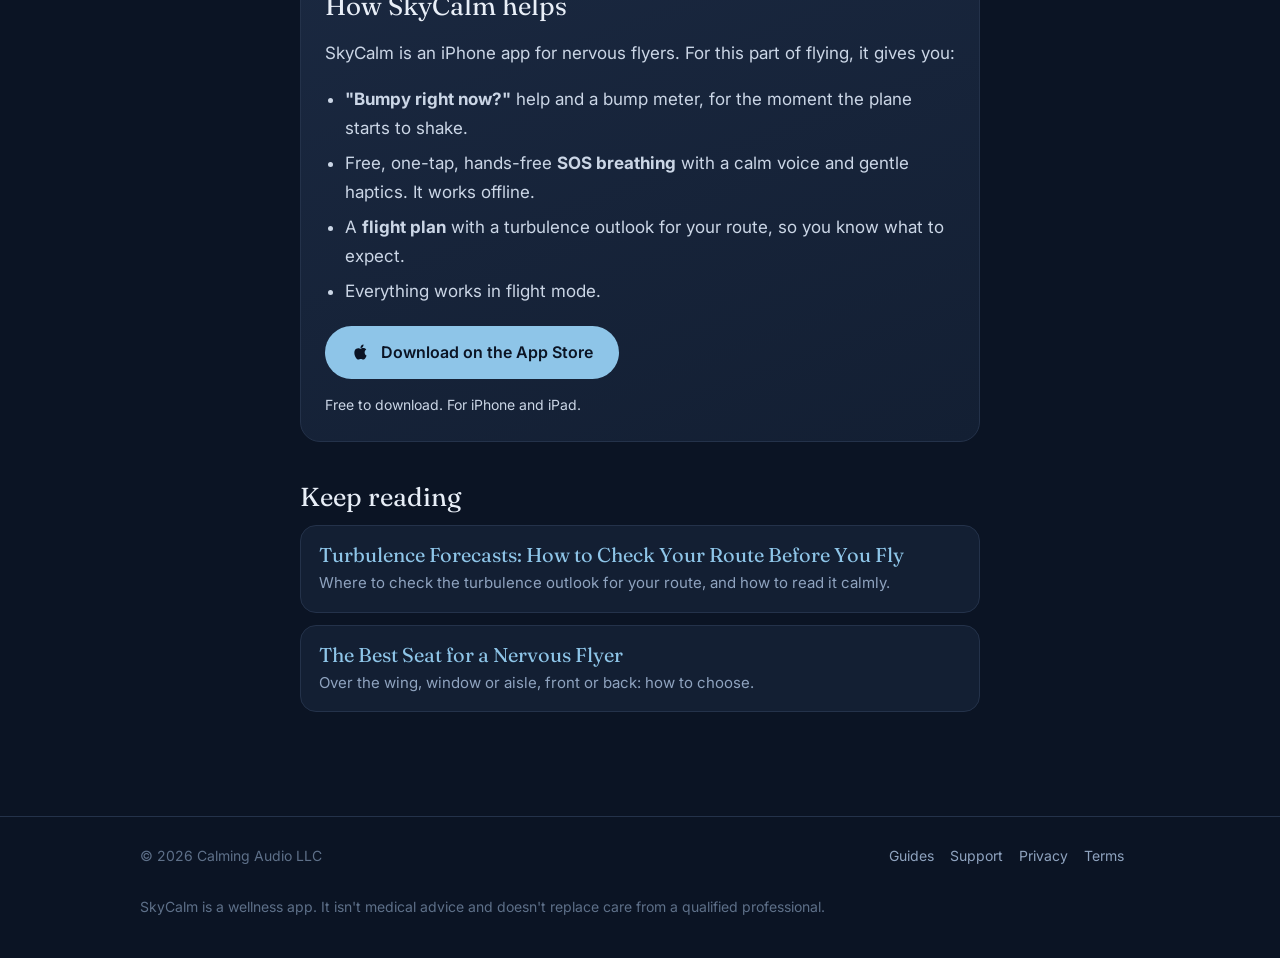
<file: guides/is-turbulence-dangerous.html>
<!doctype html>
<html lang="en">
<head>
  <meta charset="utf-8">
  <meta name="viewport" content="width=device-width, initial-scale=1">
  <title>Is Turbulence Dangerous? A Calm, Honest Answer · SkyCalm</title>
  <meta name="description" content="Is turbulence dangerous? What turbulence is, why planes are built to handle it, why your seatbelt matters, and why it feels worse than it is.">
  <meta name="theme-color" content="#0b1424">
  <link rel="canonical" href="https://skycalm.net/guides/is-turbulence-dangerous">
  <meta property="og:type" content="article">
  <meta property="og:site_name" content="SkyCalm">
  <meta property="og:title" content="Is Turbulence Dangerous? A Calm, Honest Answer">
  <meta property="og:description" content="Is turbulence dangerous? What turbulence is, why planes are built to handle it, why your seatbelt matters, and why it feels worse than it is.">
  <meta property="og:url" content="https://skycalm.net/guides/is-turbulence-dangerous">
  <meta property="og:image" content="https://skycalm.net/icon.png">
  <meta name="apple-itunes-app" content="app-id=6746972686">
  <link rel="icon" href="/icon.png">
  <link rel="apple-touch-icon" href="/icon.png">
  <link rel="preconnect" href="https://fonts.googleapis.com">
  <link rel="preconnect" href="https://fonts.gstatic.com" crossorigin>
  <link rel="stylesheet" href="https://fonts.googleapis.com/css2?family=Fraunces:opsz@9..144&family=Inter:wght@400;500;600&display=swap">
  <link rel="stylesheet" href="/styles.css">
  <script type="application/ld+json">
  {
    "@context": "https://schema.org",
    "@type": "Article",
    "headline": "Is Turbulence Dangerous? A Calm, Honest Answer",
    "description": "Is turbulence dangerous? What turbulence is, why planes are built to handle it, why your seatbelt matters, and why it feels worse than it is.",
    "image": "https://skycalm.net/icon.png",
    "datePublished": "2026-11-18",
    "dateModified": "2026-11-18",
    "author": {
      "@type": "Organization",
      "name": "SkyCalm",
      "url": "https://skycalm.net/"
    },
    "publisher": {
      "@type": "Organization",
      "name": "Calming Audio LLC",
      "logo": {
        "@type": "ImageObject",
        "url": "https://skycalm.net/icon.png"
      }
    },
    "mainEntityOfPage": {
      "@type": "WebPage",
      "@id": "https://skycalm.net/guides/is-turbulence-dangerous"
    }
  }
  </script>
  <script type="application/ld+json">
  {
    "@context": "https://schema.org",
    "@type": "FAQPage",
    "mainEntity": [
      {
        "@type": "Question",
        "name": "Can turbulence make a plane crash?",
        "acceptedAnswer": {
          "@type": "Answer",
          "text": "Airliners are designed and tested to handle forces well beyond what normal turbulence produces, and pilots plan around rough air and avoid storms. For a modern airliner in normal operation, turbulence is a matter of comfort. The real risk is to people who are not wearing a seatbelt."
        }
      },
      {
        "@type": "Question",
        "name": "Why do people get hurt in turbulence?",
        "acceptedAnswer": {
          "@type": "Answer",
          "text": "Almost all turbulence injuries happen to people who are not strapped in, which is why flight attendants are the group most often hurt. Keeping your seatbelt fastened whenever you are seated is the most effective way to stay safe."
        }
      },
      {
        "@type": "Question",
        "name": "Do pilots know when turbulence is coming?",
        "acceptedAnswer": {
          "@type": "Answer",
          "text": "Often, yes. Pilots check turbulence forecasts before the flight, get reports from other aircraft on the route and can change altitude to find smoother air. Clear-air turbulence is harder to predict, which is another good reason to keep your seatbelt on."
        }
      },
      {
        "@type": "Question",
        "name": "Why does turbulence feel so scary?",
        "acceptedAnswer": {
          "@type": "Answer",
          "text": "Your inner ear senses movement but cannot judge its size, so a small drop can feel large. Without a view of the ground, your brain has nothing to explain the bump, and anxiety makes every sensation feel stronger."
        }
      }
    ]
  }
  </script>
</head>
<body>
  <header class="site-header">
    <div class="wrap">
      <a class="brand" href="/"><img src="/icon.png" alt="">SkyCalm</a>
      <nav class="nav" aria-label="Main">
        <a href="/guides/" aria-current="page">Guides</a>
        <a href="/support">Support</a>
        <a href="/privacy">Privacy</a>
        <a href="/terms">Terms</a>
      </nav>
    </div>
  </header>

  <main class="doc article">
    <div class="wrap narrow">
      <p class="crumbs"><a href="/guides/">Guides</a></p>
      <h1>Is Turbulence Dangerous? A Calm, Honest Answer</h1>
      <p class="updated">A 5-minute read</p>

      <p class="lede-left">If you're reading this, you've probably felt a plane drop and your stomach go with it. It's one of the most common fears in the air. Here's the honest answer, in plain words: for a modern airliner, turbulence is a comfort problem, not a safety problem for the plane. The one real risk is to people who aren't buckled in, and that one is easy to manage.</p>

      <h2>What turbulence actually is</h2>
      <p>Air isn't still. It moves in currents, a bit like water in a river. When a plane flies from one current into another, it gets nudged up, down or sideways. That nudge is turbulence.</p>
      <p>It has a few everyday causes:</p>
      <ul>
        <li><strong>Warm air rising.</strong> On sunny days, heat lifts air off the ground. Low down, that can feel like a bumpy road.</li>
        <li><strong>Wind over mountains.</strong> Air tumbles as it flows over high ground, like water over rocks.</li>
        <li><strong>Jet streams.</strong> These are fast rivers of air high up. Their edges can be choppy, even in a clear blue sky. This is called clear-air turbulence.</li>
        <li><strong>Clouds and storms.</strong> Pilots avoid thunderstorms for this reason, and they can see them on weather radar.</li>
        <li><strong>Other planes.</strong> Every aircraft leaves a wake behind it. Air traffic control spaces planes out so this stays gentle.</li>
      </ul>
      <p>None of this is unusual. Pilots fly through some turbulence on most days of their working lives.</p>

      <h2>Why planes handle it</h2>
      <p>Airliners are designed and tested to cope with forces well beyond anything normal turbulence produces. The wings are meant to flex. If you see them bend a little in bumpy air, that's them doing their job, the same way a tall building is built to sway in the wind.</p>
      <p>Planes are also naturally stable. When a bump pushes the nose or a wing, the aircraft's shape tends to bring it back towards level flight. The autopilot helps too, smoothing out a lot of what you would otherwise feel.</p>
      <p>And the crew aren't guessing. Before a flight, pilots study forecasts for the route. In the air, they hear reports from planes ahead of them and can ask to climb or descend to find smoother air. When it does get bumpy, they slow the plane to a speed chosen for rough air. A bumpy patch is something they planned for, not something that caught them out.</p>

      <h2>The real risk: not wearing your seatbelt</h2>
      <p>Turbulence can hurt people. It almost always does so in one way: someone who isn't strapped in gets thrown against the cabin. That's why flight attendants, who spend much of the flight on their feet, are the people most often injured.</p>
      <p>The numbers back this up. Figures released by the US Federal Aviation Administration showed 146 serious turbulence injuries on major US airline flights from 2009 to 2021, and 116 of them were crew members (<a href="https://www.clickorlando.com/business/2022/12/20/turbulent-honolulu-flight-illustrates-phenomenons-risks/">reported by the Associated Press</a>). The US National Transportation Safety Board has also <a href="https://www.ntsb.gov/safety/safety-studies/Pages/DCA18SS003.aspx">studied turbulence injuries</a> and pointed to the same fix: be secured in your seat.</p>
      <p>So the simplest thing you can do is also the most effective. Keep your seatbelt fastened, low and snug across your lap, whenever you're in your seat, even when the sign is off. If you're buckled in, a big bump becomes a scary moment rather than a dangerous one.</p>

      <h2>Why it feels worse than it is</h2>
      <p>Your body is good at noticing movement and bad at measuring it. A few things make turbulence feel bigger than it is:</p>
      <ul>
        <li><strong>Your inner ear.</strong> It senses every change in motion, but it can't tell a small drop from a large one. A dip of a few feet can feel like a long fall.</li>
        <li><strong>No view of the ground.</strong> In a car you can see the pothole coming. On a plane there's nothing to look at that explains the bump, so your brain fills the gap with worry.</li>
        <li><strong>Anxiety turns up the volume.</strong> When you're already on edge, adrenaline makes every sensation sharper. That's your body trying to protect you, not a sign that something is wrong.</li>
      </ul>
      <p>One helpful trick is to watch the flight attendants. If they're calmly carrying on, or calmly sitting down because the captain asked them to, that's normal work for them.</p>

      <h2>What to do when it gets bumpy</h2>
      <ul>
        <li>Check your seatbelt is fastened and snug.</li>
        <li>Let your body go loose. Rest your head back and drop your shoulders. Fighting the motion makes it feel worse.</li>
        <li>Breathe slowly, with a longer breath out than in. Try in for 4, out for 6.</li>
        <li>Picture a car on a gravel road. Bumpy and annoying, but the car is fine.</li>
        <li>If you'd like reassurance, ask a flight attendant. They're used to the question.</li>
      </ul>

      <h2>Common questions</h2>
      <div class="faq">
        <details>
          <summary>Can turbulence make a plane crash?</summary>
          <p>Airliners are designed and tested to handle forces well beyond what normal turbulence produces, and pilots plan around rough air and avoid storms. For a modern airliner in normal operation, turbulence is a matter of comfort. The real risk is to people who are not wearing a seatbelt.</p>
        </details>
        <details>
          <summary>Why do people get hurt in turbulence?</summary>
          <p>Almost all turbulence injuries happen to people who are not strapped in, which is why flight attendants are the group most often hurt. Keeping your seatbelt fastened whenever you are seated is the most effective way to stay safe.</p>
        </details>
        <details>
          <summary>Do pilots know when turbulence is coming?</summary>
          <p>Often, yes. Pilots check turbulence forecasts before the flight, get reports from other aircraft on the route and can change altitude to find smoother air. Clear-air turbulence is harder to predict, which is another good reason to keep your seatbelt on.</p>
        </details>
        <details>
          <summary>Why does turbulence feel so scary?</summary>
          <p>Your inner ear senses movement but cannot judge its size, so a small drop can feel large. Without a view of the ground, your brain has nothing to explain the bump, and anxiety makes every sensation feel stronger.</p>
        </details>
      </div>

      <aside class="help-box" aria-labelledby="help-title">
        <h2 id="help-title">How SkyCalm helps</h2>
        <p>SkyCalm is an iPhone app for nervous flyers. For this part of flying, it gives you:</p>
        <ul>
          <li><strong>"Bumpy right now?"</strong> help and a bump meter, for the moment the plane starts to shake.</li>
          <li>Free, one-tap, hands-free <strong>SOS breathing</strong> with a calm voice and gentle haptics. It works offline.</li>
          <li>A <strong>flight plan</strong> with a turbulence outlook for your route, so you know what to expect.</li>
          <li>Everything works in flight mode.</li>
        </ul>
        <a class="button" href="https://apps.apple.com/app/id6746972686">
          <svg viewBox="0 0 24 24" fill="currentColor" aria-hidden="true"><path d="M16.37 12.6c-.02-2.3 1.88-3.4 1.96-3.46-1.07-1.56-2.73-1.78-3.32-1.8-1.41-.14-2.76.83-3.48.83-.72 0-1.82-.81-3-.79-1.54.02-2.96.9-3.76 2.27-1.6 2.78-.41 6.9 1.15 9.16.76 1.1 1.67 2.34 2.86 2.3 1.15-.05 1.58-.74 2.97-.74 1.38 0 1.77.74 2.98.72 1.23-.02 2.01-1.12 2.76-2.23.87-1.28 1.23-2.52 1.25-2.58-.03-.01-2.4-.92-2.42-3.66zM14.1 5.86c.63-.77 1.06-1.83.94-2.89-.91.04-2.02.61-2.67 1.37-.58.67-1.1 1.76-.96 2.8 1.02.08 2.06-.52 2.69-1.28z"/></svg>
          Download on the App Store
        </a>
        <p class="small">Free to download. For iPhone and iPad.</p>
      </aside>

      <nav class="related" aria-label="Related guides">
        <h2>Keep reading</h2>
        <ul>
          <li><a href="/guides/turbulence-forecast">Turbulence Forecasts: How to Check Your Route Before You Fly</a><span>Where to check the turbulence outlook for your route, and how to read it calmly.</span></li>
          <li><a href="/guides/best-seat-for-nervous-flyers">The Best Seat for a Nervous Flyer</a><span>Over the wing, window or aisle, front or back: how to choose.</span></li>
        </ul>
      </nav>
    </div>
  </main>

  <footer class="site-footer">
    <div class="wrap">
      <div>© 2026 Calming Audio LLC</div>
      <div><a href="/guides/">Guides</a><a href="/support">Support</a><a href="/privacy">Privacy</a><a href="/terms">Terms</a></div>
      <p class="disclaimer">SkyCalm is a wellness app. It isn't medical advice and doesn't replace care from a qualified professional.</p>
    </div>
  </footer>
</body>
</html>
</file>
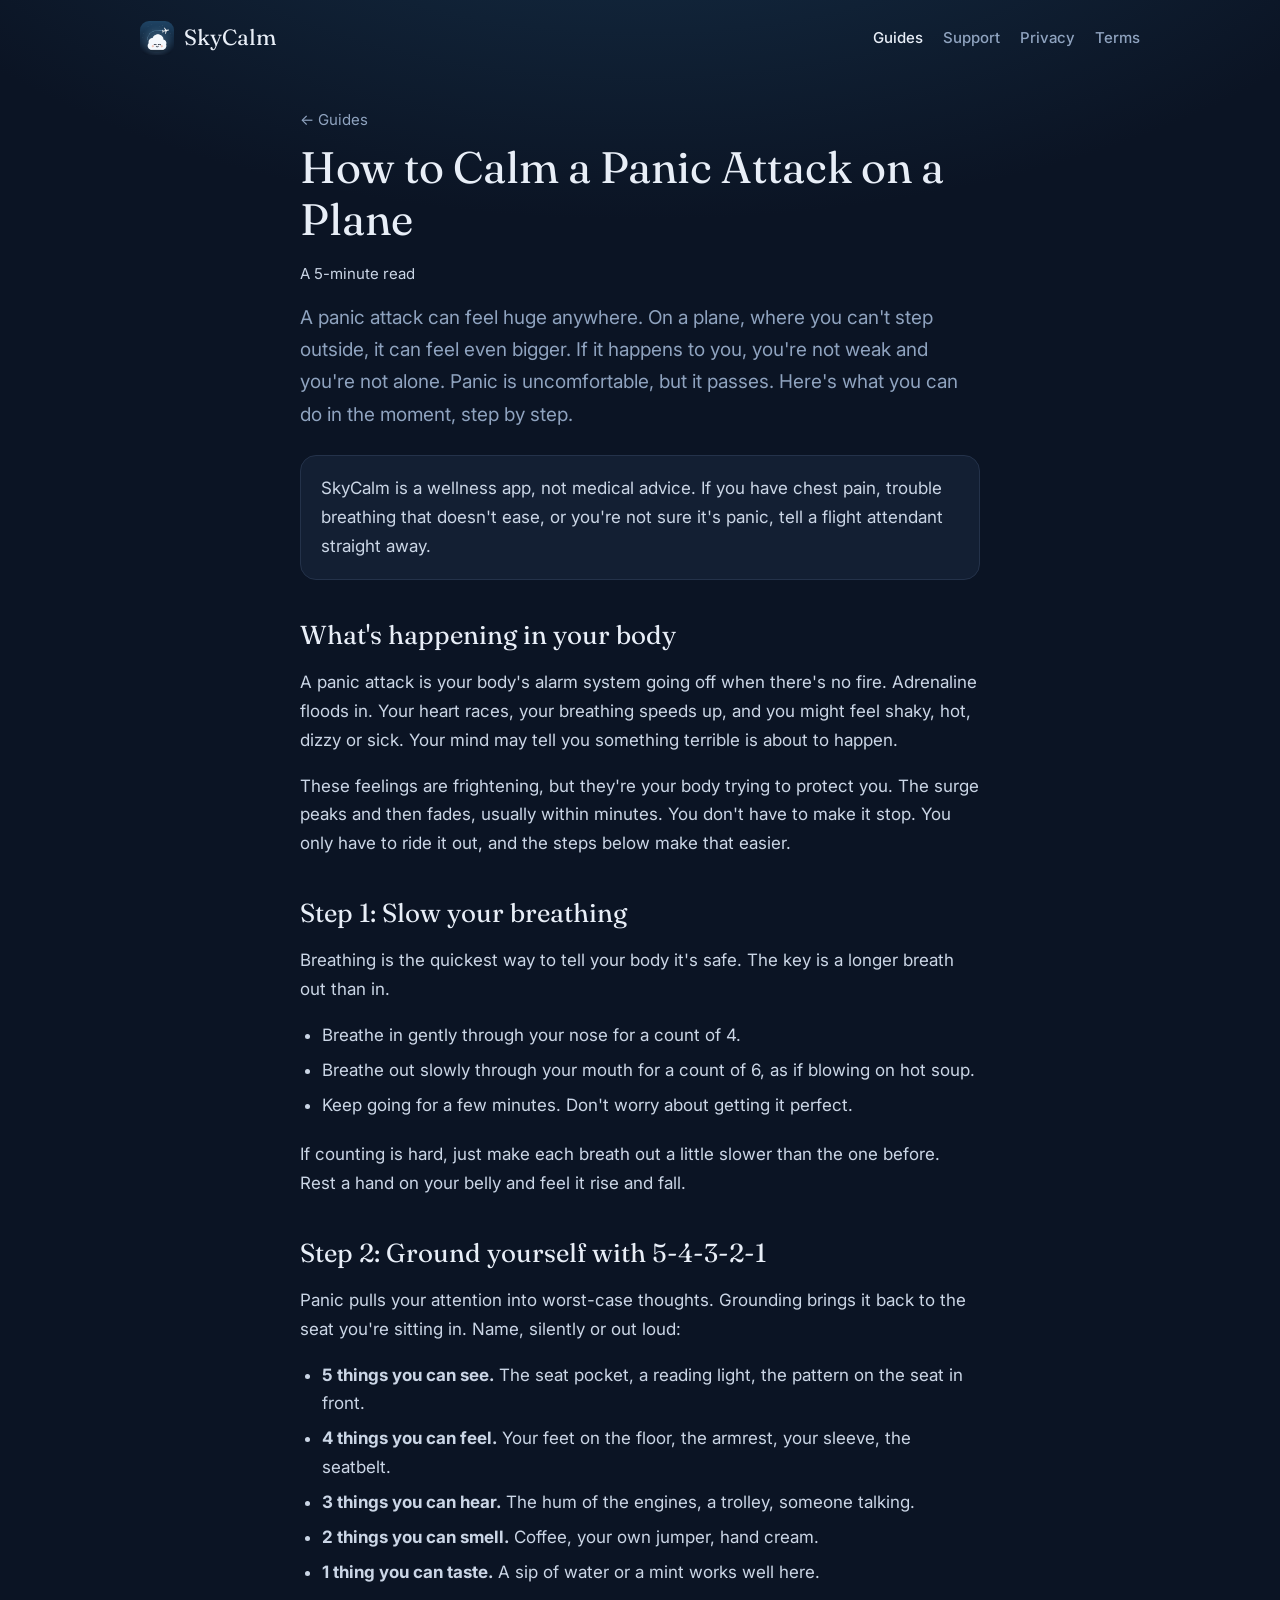
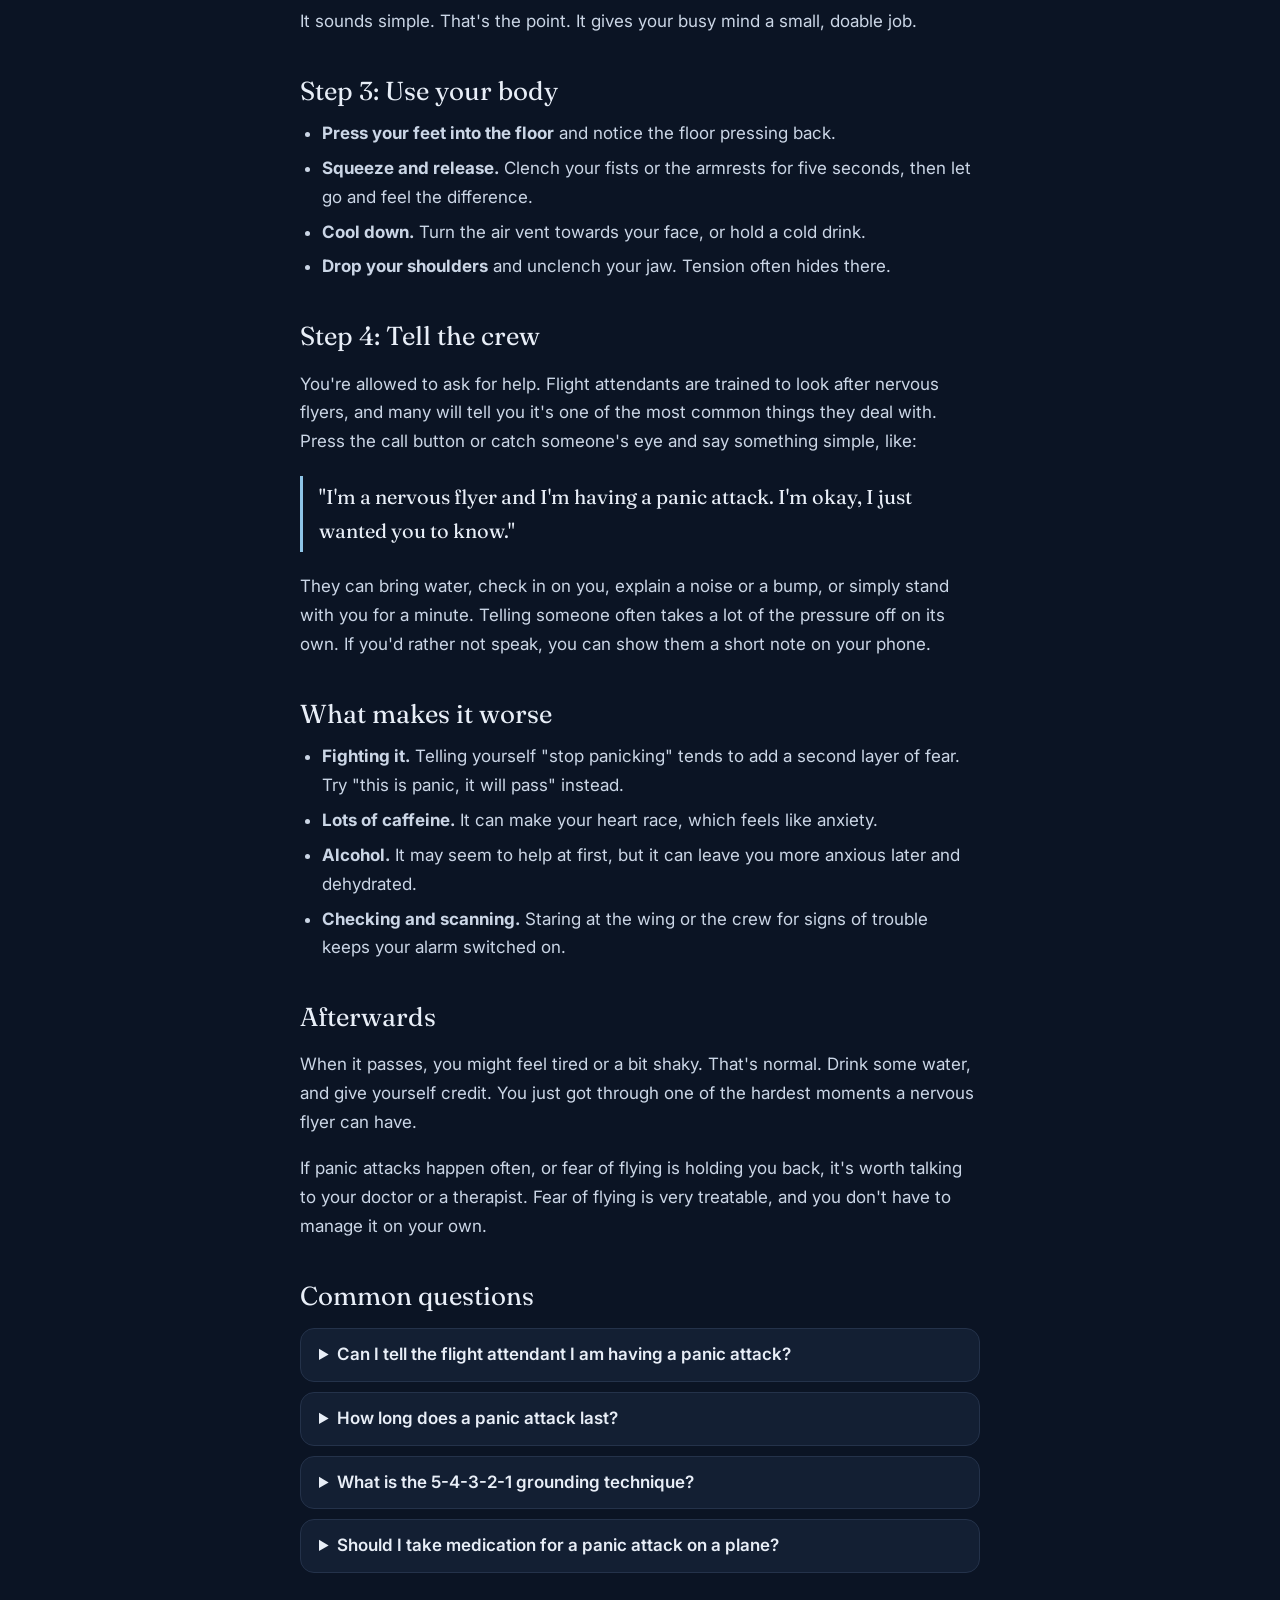
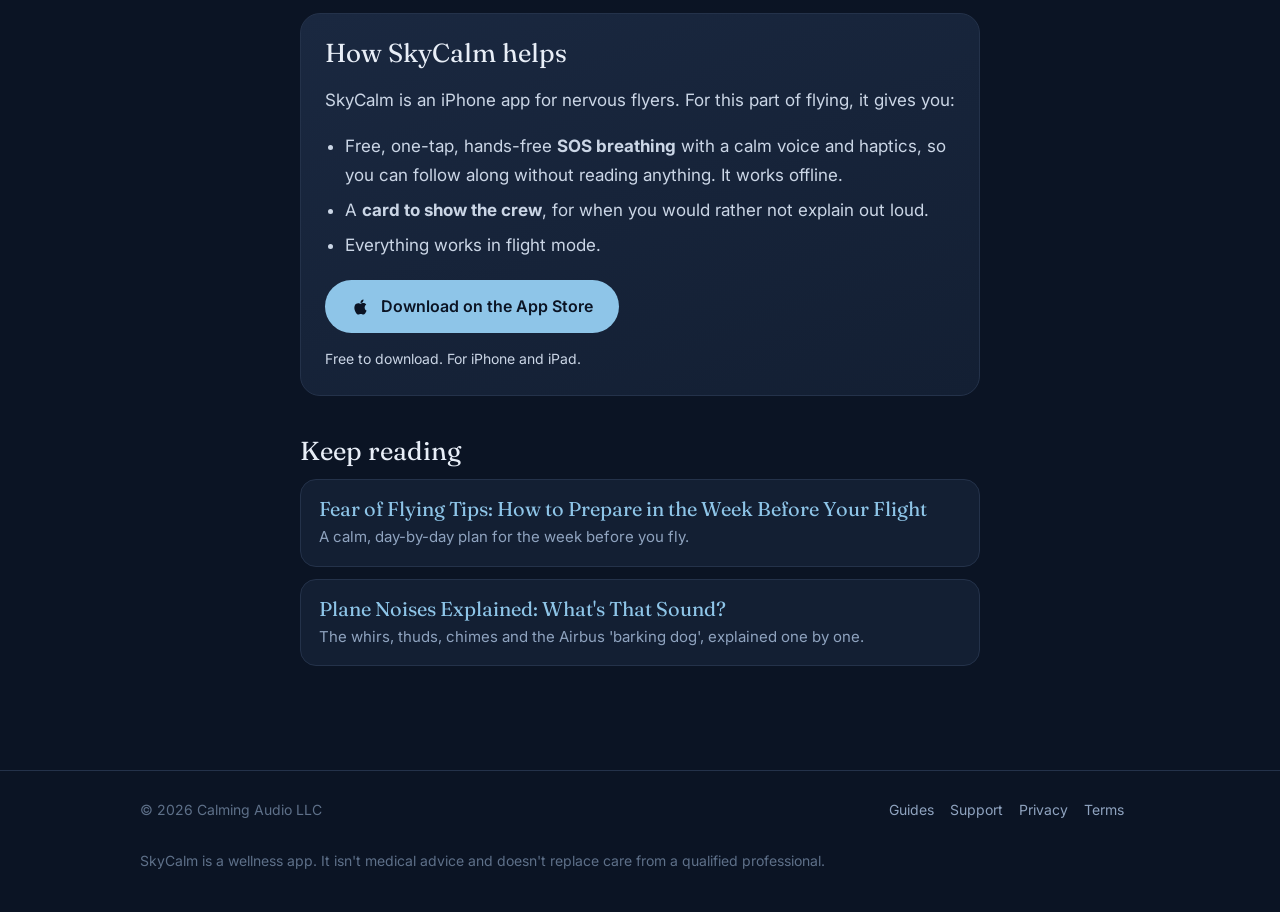
<file: guides/panic-attack-on-a-plane.html>
<!doctype html>
<html lang="en">
<head>
  <meta charset="utf-8">
  <meta name="viewport" content="width=device-width, initial-scale=1">
  <title>How to Calm a Panic Attack on a Plane · SkyCalm</title>
  <meta name="description" content="How to calm a panic attack on a plane: slow breathing, the 5-4-3-2-1 grounding exercise, what to tell the cabin crew and how to get through the moment.">
  <meta name="theme-color" content="#0b1424">
  <link rel="canonical" href="https://skycalm.net/guides/panic-attack-on-a-plane">
  <meta property="og:type" content="article">
  <meta property="og:site_name" content="SkyCalm">
  <meta property="og:title" content="How to Calm a Panic Attack on a Plane">
  <meta property="og:description" content="How to calm a panic attack on a plane: slow breathing, the 5-4-3-2-1 grounding exercise, what to tell the cabin crew and how to get through the moment.">
  <meta property="og:url" content="https://skycalm.net/guides/panic-attack-on-a-plane">
  <meta property="og:image" content="https://skycalm.net/icon.png">
  <meta name="apple-itunes-app" content="app-id=6746972686">
  <link rel="icon" href="/icon.png">
  <link rel="apple-touch-icon" href="/icon.png">
  <link rel="preconnect" href="https://fonts.googleapis.com">
  <link rel="preconnect" href="https://fonts.gstatic.com" crossorigin>
  <link rel="stylesheet" href="https://fonts.googleapis.com/css2?family=Fraunces:opsz@9..144&family=Inter:wght@400;500;600&display=swap">
  <link rel="stylesheet" href="/styles.css">
  <script type="application/ld+json">
  {
    "@context": "https://schema.org",
    "@type": "Article",
    "headline": "How to Calm a Panic Attack on a Plane",
    "description": "How to calm a panic attack on a plane: slow breathing, the 5-4-3-2-1 grounding exercise, what to tell the cabin crew and how to get through the moment.",
    "image": "https://skycalm.net/icon.png",
    "datePublished": "2026-11-18",
    "dateModified": "2026-11-18",
    "author": {
      "@type": "Organization",
      "name": "SkyCalm",
      "url": "https://skycalm.net/"
    },
    "publisher": {
      "@type": "Organization",
      "name": "Calming Audio LLC",
      "logo": {
        "@type": "ImageObject",
        "url": "https://skycalm.net/icon.png"
      }
    },
    "mainEntityOfPage": {
      "@type": "WebPage",
      "@id": "https://skycalm.net/guides/panic-attack-on-a-plane"
    }
  }
  </script>
  <script type="application/ld+json">
  {
    "@context": "https://schema.org",
    "@type": "FAQPage",
    "mainEntity": [
      {
        "@type": "Question",
        "name": "Can I tell the flight attendant I am having a panic attack?",
        "acceptedAnswer": {
          "@type": "Answer",
          "text": "Yes. Flight attendants are trained to help nervous flyers. A simple sentence like \"I am a nervous flyer and I am having a panic attack\" is enough. They can bring water, explain what is happening and check in on you."
        }
      },
      {
        "@type": "Question",
        "name": "How long does a panic attack last?",
        "acceptedAnswer": {
          "@type": "Answer",
          "text": "The surge of a panic attack usually peaks and then fades within minutes. Slow breathing and grounding can help you ride it out. If symptoms do not ease, or you are not sure it is panic, tell the crew straight away."
        }
      },
      {
        "@type": "Question",
        "name": "What is the 5-4-3-2-1 grounding technique?",
        "acceptedAnswer": {
          "@type": "Answer",
          "text": "Name 5 things you can see, 4 you can feel, 3 you can hear, 2 you can smell and 1 you can taste. It brings your attention back to the present moment and away from worst-case thoughts."
        }
      },
      {
        "@type": "Question",
        "name": "Should I take medication for a panic attack on a plane?",
        "acceptedAnswer": {
          "@type": "Answer",
          "text": "That is a question for your doctor, ideally well before your trip. Avoid trying any new medication for the first time on a flight."
        }
      }
    ]
  }
  </script>
</head>
<body>
  <header class="site-header">
    <div class="wrap">
      <a class="brand" href="/"><img src="/icon.png" alt="">SkyCalm</a>
      <nav class="nav" aria-label="Main">
        <a href="/guides/" aria-current="page">Guides</a>
        <a href="/support">Support</a>
        <a href="/privacy">Privacy</a>
        <a href="/terms">Terms</a>
      </nav>
    </div>
  </header>

  <main class="doc article">
    <div class="wrap narrow">
      <p class="crumbs"><a href="/guides/">Guides</a></p>
      <h1>How to Calm a Panic Attack on a Plane</h1>
      <p class="updated">A 5-minute read</p>

      <p class="lede-left">A panic attack can feel huge anywhere. On a plane, where you can't step outside, it can feel even bigger. If it happens to you, you're not weak and you're not alone. Panic is uncomfortable, but it passes. Here's what you can do in the moment, step by step.</p>
      <div class="callout"><p>SkyCalm is a wellness app, not medical advice. If you have chest pain, trouble breathing that doesn't ease, or you're not sure it's panic, tell a flight attendant straight away.</p></div>

      <h2>What's happening in your body</h2>
      <p>A panic attack is your body's alarm system going off when there's no fire. Adrenaline floods in. Your heart races, your breathing speeds up, and you might feel shaky, hot, dizzy or sick. Your mind may tell you something terrible is about to happen.</p>
      <p>These feelings are frightening, but they're your body trying to protect you. The surge peaks and then fades, usually within minutes. You don't have to make it stop. You only have to ride it out, and the steps below make that easier.</p>

      <h2>Step 1: Slow your breathing</h2>
      <p>Breathing is the quickest way to tell your body it's safe. The key is a longer breath out than in.</p>
      <ul>
        <li>Breathe in gently through your nose for a count of 4.</li>
        <li>Breathe out slowly through your mouth for a count of 6, as if blowing on hot soup.</li>
        <li>Keep going for a few minutes. Don't worry about getting it perfect.</li>
      </ul>
      <p>If counting is hard, just make each breath out a little slower than the one before. Rest a hand on your belly and feel it rise and fall.</p>

      <h2>Step 2: Ground yourself with 5-4-3-2-1</h2>
      <p>Panic pulls your attention into worst-case thoughts. Grounding brings it back to the seat you're sitting in. Name, silently or out loud:</p>
      <ul>
        <li><strong>5 things you can see.</strong> The seat pocket, a reading light, the pattern on the seat in front.</li>
        <li><strong>4 things you can feel.</strong> Your feet on the floor, the armrest, your sleeve, the seatbelt.</li>
        <li><strong>3 things you can hear.</strong> The hum of the engines, a trolley, someone talking.</li>
        <li><strong>2 things you can smell.</strong> Coffee, your own jumper, hand cream.</li>
        <li><strong>1 thing you can taste.</strong> A sip of water or a mint works well here.</li>
      </ul>
      <p>It sounds simple. That's the point. It gives your busy mind a small, doable job.</p>

      <h2>Step 3: Use your body</h2>
      <ul>
        <li><strong>Press your feet into the floor</strong> and notice the floor pressing back.</li>
        <li><strong>Squeeze and release.</strong> Clench your fists or the armrests for five seconds, then let go and feel the difference.</li>
        <li><strong>Cool down.</strong> Turn the air vent towards your face, or hold a cold drink.</li>
        <li><strong>Drop your shoulders</strong> and unclench your jaw. Tension often hides there.</li>
      </ul>

      <h2>Step 4: Tell the crew</h2>
      <p>You're allowed to ask for help. Flight attendants are trained to look after nervous flyers, and many will tell you it's one of the most common things they deal with. Press the call button or catch someone's eye and say something simple, like:</p>
      <p class="say">"I'm a nervous flyer and I'm having a panic attack. I'm okay, I just wanted you to know."</p>
      <p>They can bring water, check in on you, explain a noise or a bump, or simply stand with you for a minute. Telling someone often takes a lot of the pressure off on its own. If you'd rather not speak, you can show them a short note on your phone.</p>

      <h2>What makes it worse</h2>
      <ul>
        <li><strong>Fighting it.</strong> Telling yourself "stop panicking" tends to add a second layer of fear. Try "this is panic, it will pass" instead.</li>
        <li><strong>Lots of caffeine.</strong> It can make your heart race, which feels like anxiety.</li>
        <li><strong>Alcohol.</strong> It may seem to help at first, but it can leave you more anxious later and dehydrated.</li>
        <li><strong>Checking and scanning.</strong> Staring at the wing or the crew for signs of trouble keeps your alarm switched on.</li>
      </ul>

      <h2>Afterwards</h2>
      <p>When it passes, you might feel tired or a bit shaky. That's normal. Drink some water, and give yourself credit. You just got through one of the hardest moments a nervous flyer can have.</p>
      <p>If panic attacks happen often, or fear of flying is holding you back, it's worth talking to your doctor or a therapist. Fear of flying is very treatable, and you don't have to manage it on your own.</p>

      <h2>Common questions</h2>
      <div class="faq">
        <details>
          <summary>Can I tell the flight attendant I am having a panic attack?</summary>
          <p>Yes. Flight attendants are trained to help nervous flyers. A simple sentence like "I am a nervous flyer and I am having a panic attack" is enough. They can bring water, explain what is happening and check in on you.</p>
        </details>
        <details>
          <summary>How long does a panic attack last?</summary>
          <p>The surge of a panic attack usually peaks and then fades within minutes. Slow breathing and grounding can help you ride it out. If symptoms do not ease, or you are not sure it is panic, tell the crew straight away.</p>
        </details>
        <details>
          <summary>What is the 5-4-3-2-1 grounding technique?</summary>
          <p>Name 5 things you can see, 4 you can feel, 3 you can hear, 2 you can smell and 1 you can taste. It brings your attention back to the present moment and away from worst-case thoughts.</p>
        </details>
        <details>
          <summary>Should I take medication for a panic attack on a plane?</summary>
          <p>That is a question for your doctor, ideally well before your trip. Avoid trying any new medication for the first time on a flight.</p>
        </details>
      </div>

      <aside class="help-box" aria-labelledby="help-title">
        <h2 id="help-title">How SkyCalm helps</h2>
        <p>SkyCalm is an iPhone app for nervous flyers. For this part of flying, it gives you:</p>
        <ul>
          <li>Free, one-tap, hands-free <strong>SOS breathing</strong> with a calm voice and haptics, so you can follow along without reading anything. It works offline.</li>
          <li>A <strong>card to show the crew</strong>, for when you would rather not explain out loud.</li>
          <li>Everything works in flight mode.</li>
        </ul>
        <a class="button" href="https://apps.apple.com/app/id6746972686">
          <svg viewBox="0 0 24 24" fill="currentColor" aria-hidden="true"><path d="M16.37 12.6c-.02-2.3 1.88-3.4 1.96-3.46-1.07-1.56-2.73-1.78-3.32-1.8-1.41-.14-2.76.83-3.48.83-.72 0-1.82-.81-3-.79-1.54.02-2.96.9-3.76 2.27-1.6 2.78-.41 6.9 1.15 9.16.76 1.1 1.67 2.34 2.86 2.3 1.15-.05 1.58-.74 2.97-.74 1.38 0 1.77.74 2.98.72 1.23-.02 2.01-1.12 2.76-2.23.87-1.28 1.23-2.52 1.25-2.58-.03-.01-2.4-.92-2.42-3.66zM14.1 5.86c.63-.77 1.06-1.83.94-2.89-.91.04-2.02.61-2.67 1.37-.58.67-1.1 1.76-.96 2.8 1.02.08 2.06-.52 2.69-1.28z"/></svg>
          Download on the App Store
        </a>
        <p class="small">Free to download. For iPhone and iPad.</p>
      </aside>

      <nav class="related" aria-label="Related guides">
        <h2>Keep reading</h2>
        <ul>
          <li><a href="/guides/fear-of-flying-tips">Fear of Flying Tips: How to Prepare in the Week Before Your Flight</a><span>A calm, day-by-day plan for the week before you fly.</span></li>
          <li><a href="/guides/plane-noises-explained">Plane Noises Explained: What's That Sound?</a><span>The whirs, thuds, chimes and the Airbus 'barking dog', explained one by one.</span></li>
        </ul>
      </nav>
    </div>
  </main>

  <footer class="site-footer">
    <div class="wrap">
      <div>© 2026 Calming Audio LLC</div>
      <div><a href="/guides/">Guides</a><a href="/support">Support</a><a href="/privacy">Privacy</a><a href="/terms">Terms</a></div>
      <p class="disclaimer">SkyCalm is a wellness app. It isn't medical advice and doesn't replace care from a qualified professional.</p>
    </div>
  </footer>
</body>
</html>
</file>
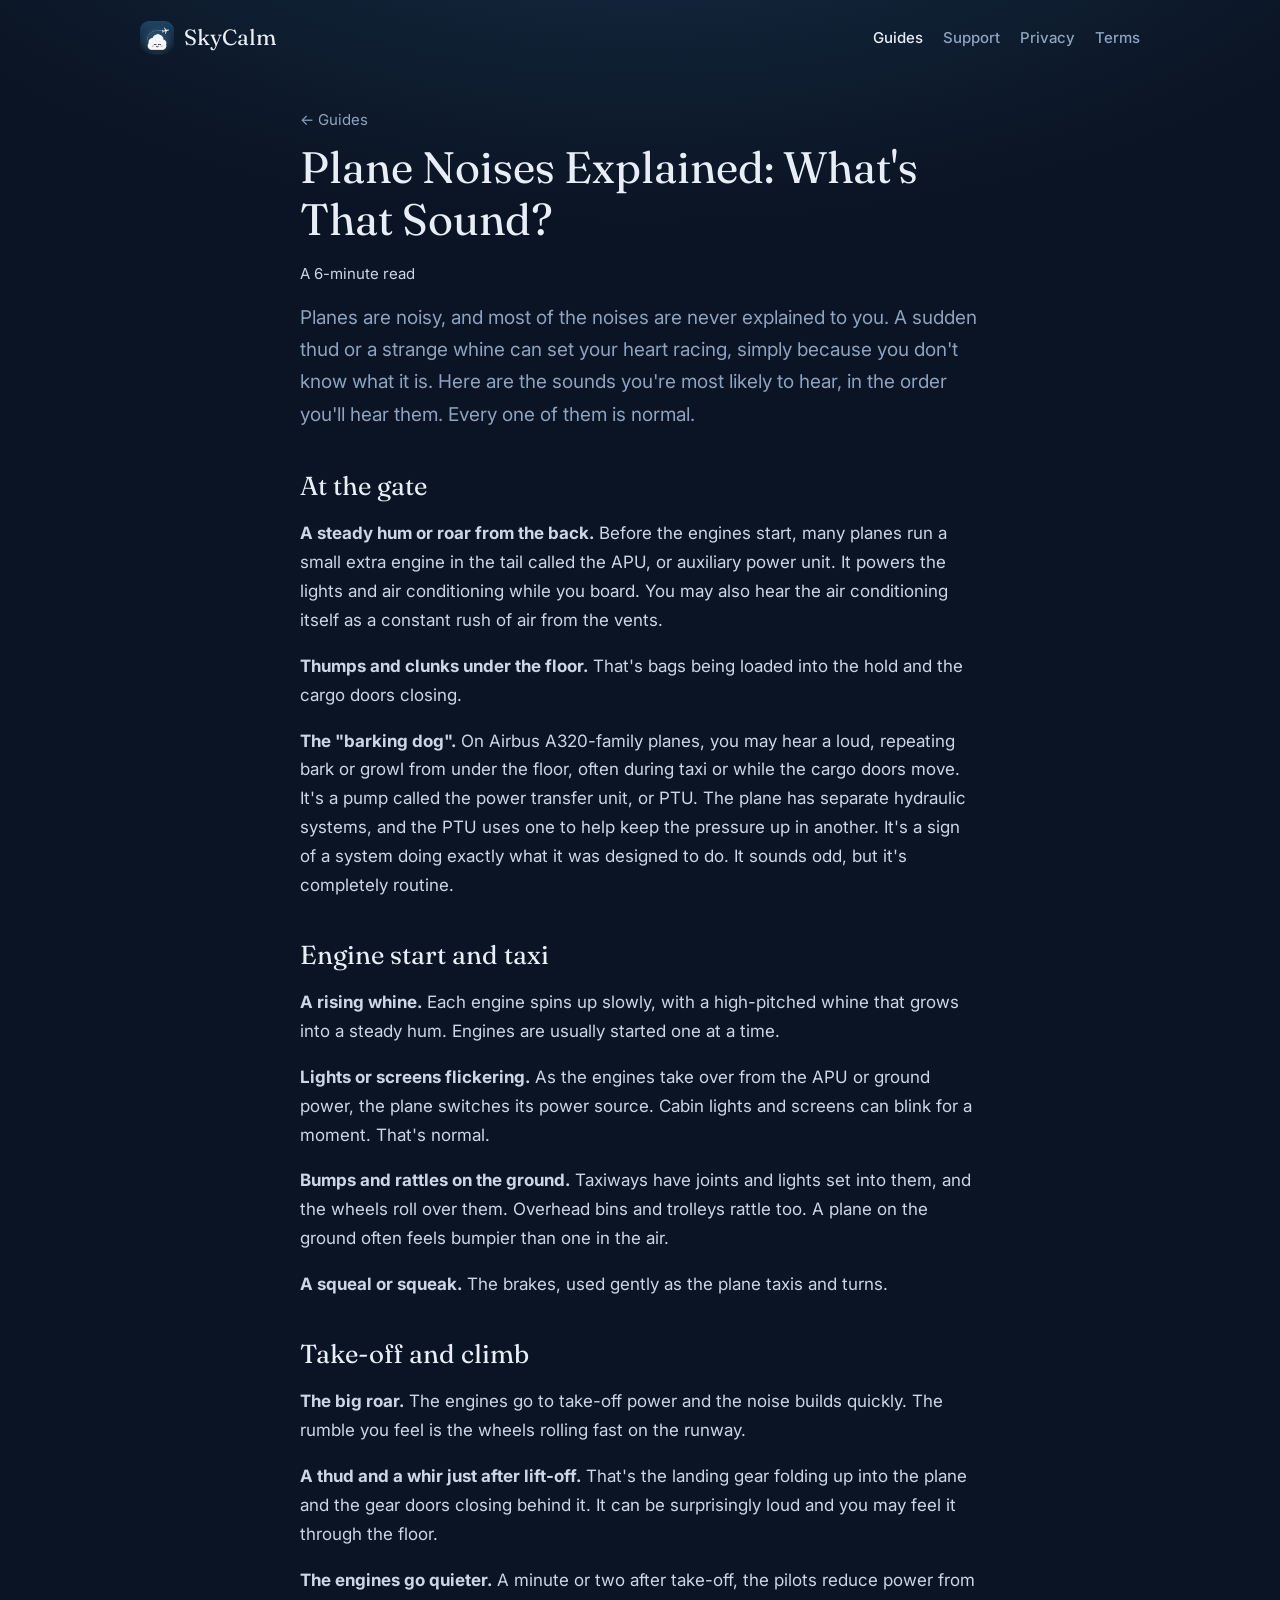
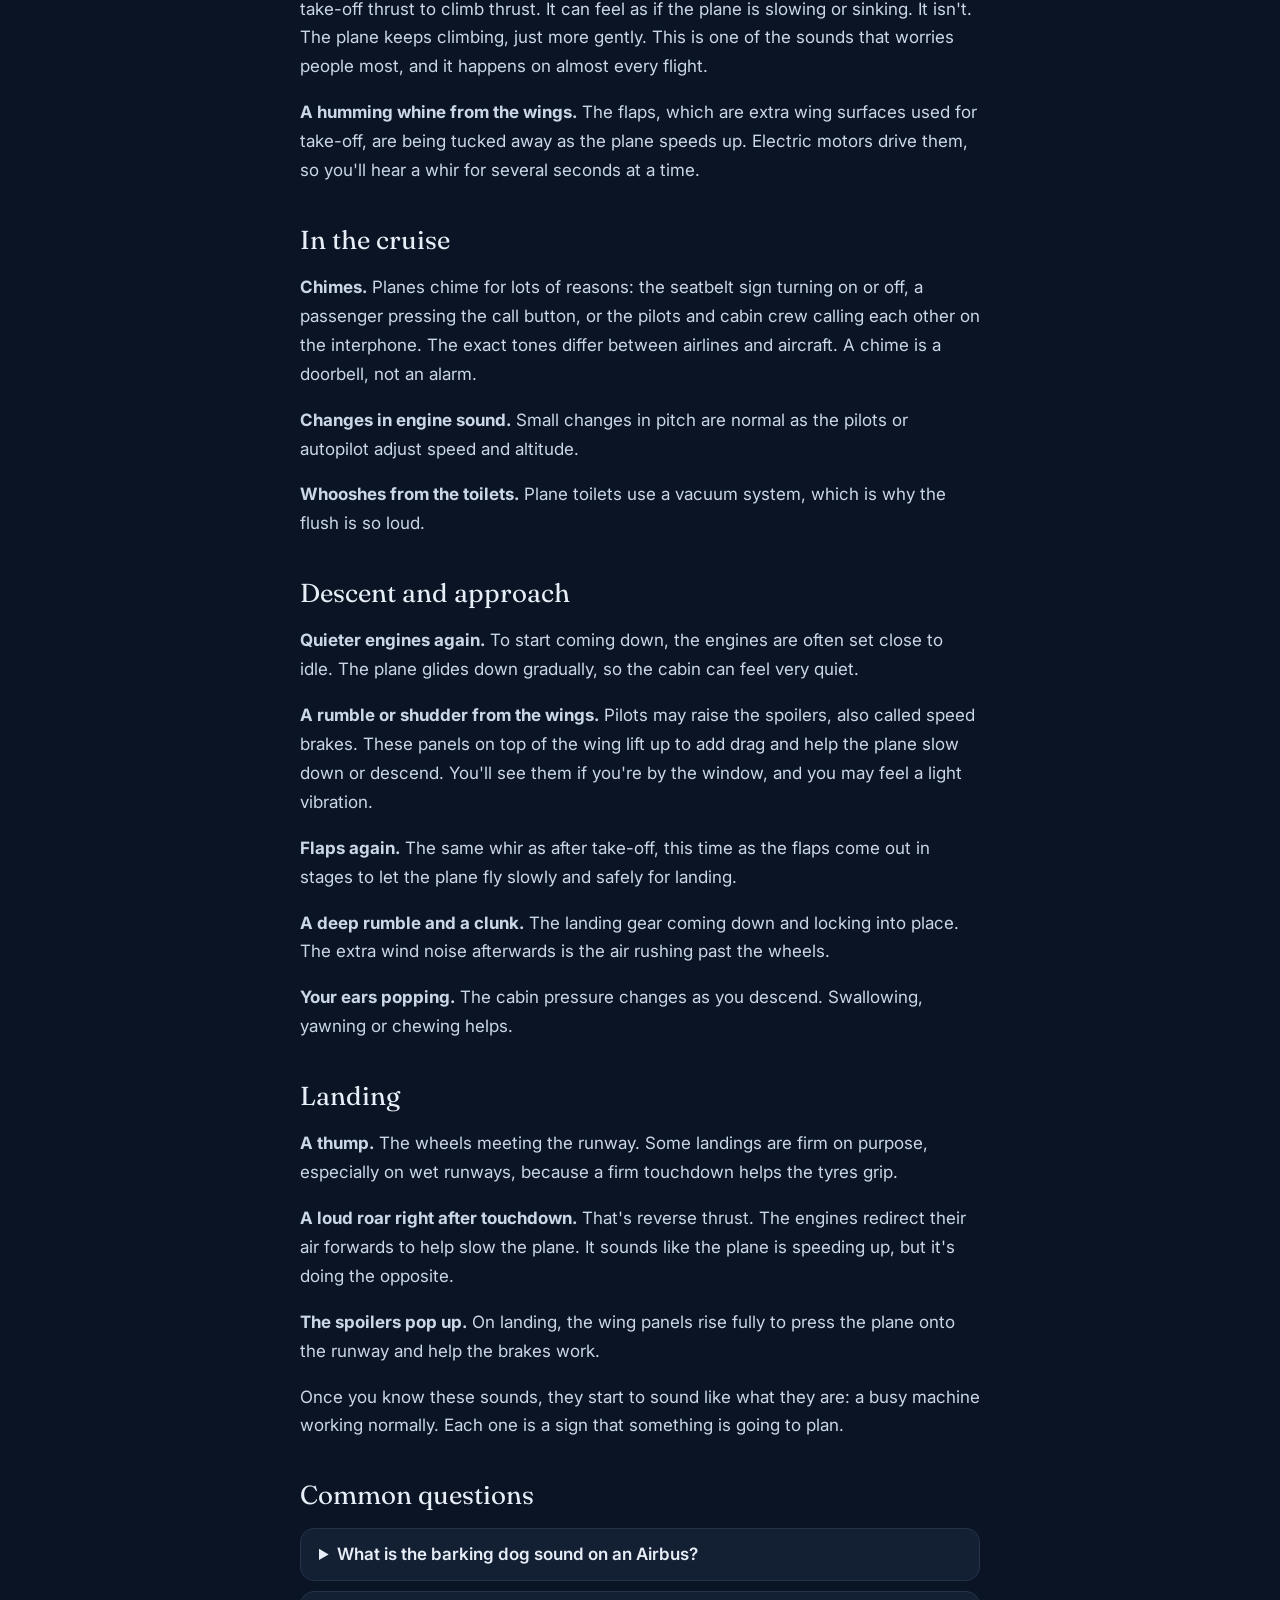
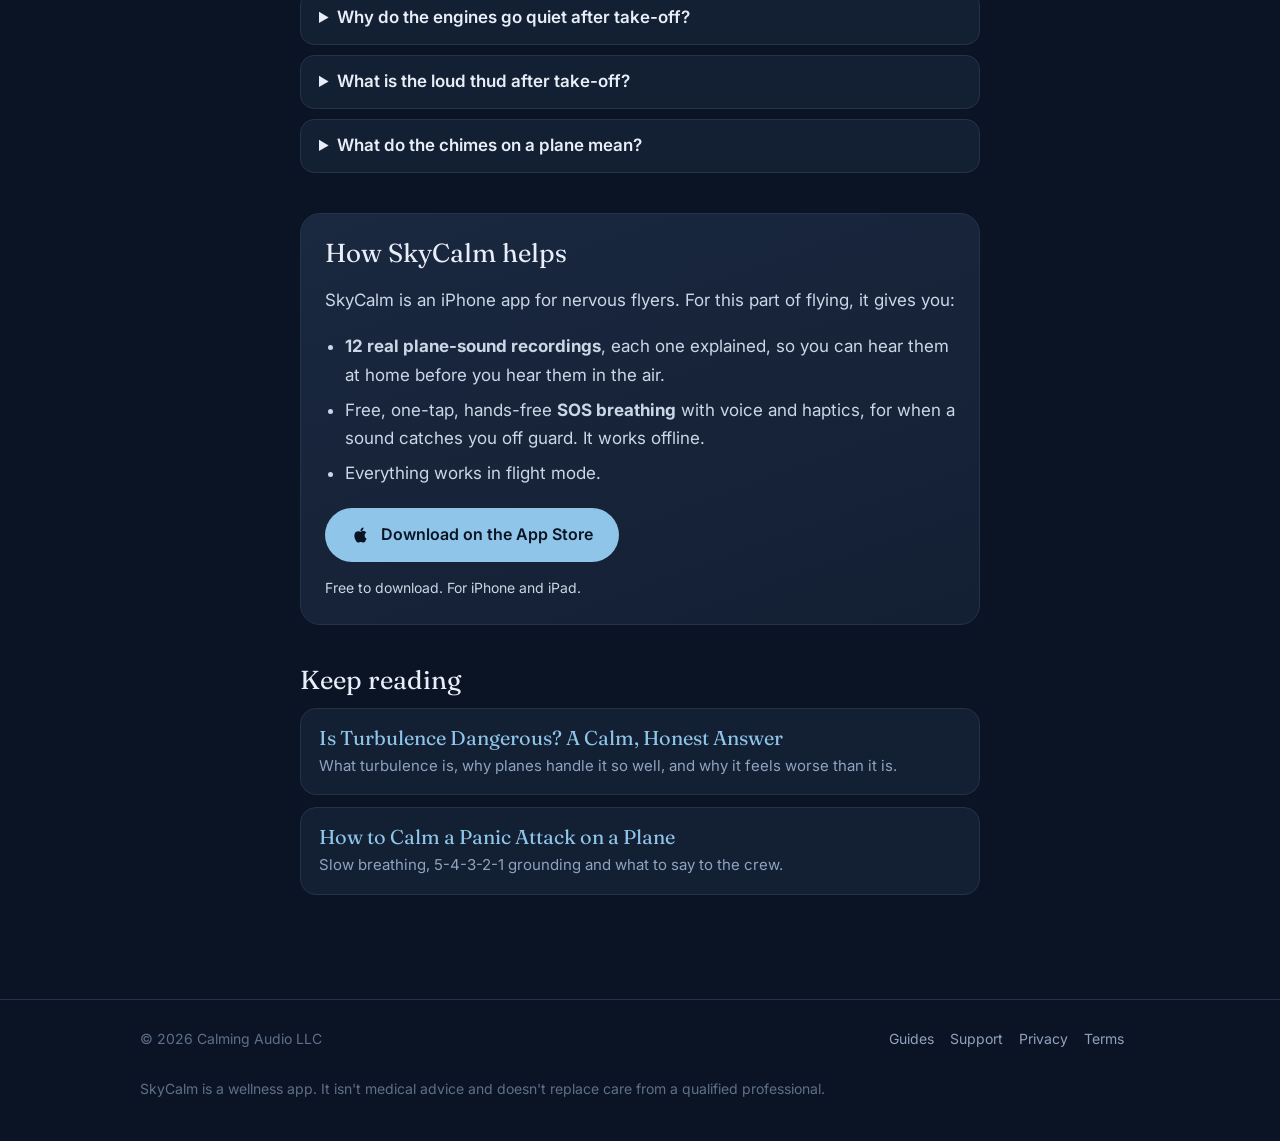
<file: guides/plane-noises-explained.html>
<!doctype html>
<html lang="en">
<head>
  <meta charset="utf-8">
  <meta name="viewport" content="width=device-width, initial-scale=1">
  <title>Plane Noises Explained: What's That Sound? · SkyCalm</title>
  <meta name="description" content="What's that sound on a plane? A calm guide to normal plane noises, from engine start and the Airbus 'barking dog' to flaps, landing gear, chimes and spoilers.">
  <meta name="theme-color" content="#0b1424">
  <link rel="canonical" href="https://skycalm.net/guides/plane-noises-explained">
  <meta property="og:type" content="article">
  <meta property="og:site_name" content="SkyCalm">
  <meta property="og:title" content="Plane Noises Explained: What's That Sound?">
  <meta property="og:description" content="What's that sound on a plane? A calm guide to normal plane noises, from engine start and the Airbus 'barking dog' to flaps, landing gear, chimes and spoilers.">
  <meta property="og:url" content="https://skycalm.net/guides/plane-noises-explained">
  <meta property="og:image" content="https://skycalm.net/icon.png">
  <meta name="apple-itunes-app" content="app-id=6746972686">
  <link rel="icon" href="/icon.png">
  <link rel="apple-touch-icon" href="/icon.png">
  <link rel="preconnect" href="https://fonts.googleapis.com">
  <link rel="preconnect" href="https://fonts.gstatic.com" crossorigin>
  <link rel="stylesheet" href="https://fonts.googleapis.com/css2?family=Fraunces:opsz@9..144&family=Inter:wght@400;500;600&display=swap">
  <link rel="stylesheet" href="/styles.css">
  <script type="application/ld+json">
  {
    "@context": "https://schema.org",
    "@type": "Article",
    "headline": "Plane Noises Explained: What's That Sound?",
    "description": "What's that sound on a plane? A calm guide to normal plane noises, from engine start and the Airbus 'barking dog' to flaps, landing gear, chimes and spoilers.",
    "image": "https://skycalm.net/icon.png",
    "datePublished": "2026-11-18",
    "dateModified": "2026-11-18",
    "author": {
      "@type": "Organization",
      "name": "SkyCalm",
      "url": "https://skycalm.net/"
    },
    "publisher": {
      "@type": "Organization",
      "name": "Calming Audio LLC",
      "logo": {
        "@type": "ImageObject",
        "url": "https://skycalm.net/icon.png"
      }
    },
    "mainEntityOfPage": {
      "@type": "WebPage",
      "@id": "https://skycalm.net/guides/plane-noises-explained"
    }
  }
  </script>
  <script type="application/ld+json">
  {
    "@context": "https://schema.org",
    "@type": "FAQPage",
    "mainEntity": [
      {
        "@type": "Question",
        "name": "What is the barking dog sound on an Airbus?",
        "acceptedAnswer": {
          "@type": "Answer",
          "text": "It is the power transfer unit, or PTU, a pump that lets one hydraulic system help keep pressure up in another. On Airbus A320-family aircraft it is often heard during taxi or when the cargo doors move. It is a normal, routine sound."
        }
      },
      {
        "@type": "Question",
        "name": "Why do the engines go quiet after take-off?",
        "acceptedAnswer": {
          "@type": "Answer",
          "text": "A minute or two after take-off, the pilots reduce power from take-off thrust to climb thrust. It can feel like the plane is slowing or sinking, but it keeps climbing, just more gently. It happens on almost every flight."
        }
      },
      {
        "@type": "Question",
        "name": "What is the loud thud after take-off?",
        "acceptedAnswer": {
          "@type": "Answer",
          "text": "That is the landing gear folding into the plane and the gear doors closing behind it. You often feel it through the floor shortly after lift-off."
        }
      },
      {
        "@type": "Question",
        "name": "What do the chimes on a plane mean?",
        "acceptedAnswer": {
          "@type": "Answer",
          "text": "Chimes signal routine things like the seatbelt sign changing, a passenger call button or the crew calling each other. The exact tones vary by airline and aircraft. They are not alarms."
        }
      }
    ]
  }
  </script>
</head>
<body>
  <header class="site-header">
    <div class="wrap">
      <a class="brand" href="/"><img src="/icon.png" alt="">SkyCalm</a>
      <nav class="nav" aria-label="Main">
        <a href="/guides/" aria-current="page">Guides</a>
        <a href="/support">Support</a>
        <a href="/privacy">Privacy</a>
        <a href="/terms">Terms</a>
      </nav>
    </div>
  </header>

  <main class="doc article">
    <div class="wrap narrow">
      <p class="crumbs"><a href="/guides/">Guides</a></p>
      <h1>Plane Noises Explained: What's That Sound?</h1>
      <p class="updated">A 6-minute read</p>

      <p class="lede-left">Planes are noisy, and most of the noises are never explained to you. A sudden thud or a strange whine can set your heart racing, simply because you don't know what it is. Here are the sounds you're most likely to hear, in the order you'll hear them. Every one of them is normal.</p>

      <h2>At the gate</h2>
      <p><strong>A steady hum or roar from the back.</strong> Before the engines start, many planes run a small extra engine in the tail called the APU, or auxiliary power unit. It powers the lights and air conditioning while you board. You may also hear the air conditioning itself as a constant rush of air from the vents.</p>
      <p><strong>Thumps and clunks under the floor.</strong> That's bags being loaded into the hold and the cargo doors closing.</p>
      <p><strong>The "barking dog".</strong> On Airbus A320-family planes, you may hear a loud, repeating bark or growl from under the floor, often during taxi or while the cargo doors move. It's a pump called the power transfer unit, or PTU. The plane has separate hydraulic systems, and the PTU uses one to help keep the pressure up in another. It's a sign of a system doing exactly what it was designed to do. It sounds odd, but it's completely routine.</p>

      <h2>Engine start and taxi</h2>
      <p><strong>A rising whine.</strong> Each engine spins up slowly, with a high-pitched whine that grows into a steady hum. Engines are usually started one at a time.</p>
      <p><strong>Lights or screens flickering.</strong> As the engines take over from the APU or ground power, the plane switches its power source. Cabin lights and screens can blink for a moment. That's normal.</p>
      <p><strong>Bumps and rattles on the ground.</strong> Taxiways have joints and lights set into them, and the wheels roll over them. Overhead bins and trolleys rattle too. A plane on the ground often feels bumpier than one in the air.</p>
      <p><strong>A squeal or squeak.</strong> The brakes, used gently as the plane taxis and turns.</p>

      <h2>Take-off and climb</h2>
      <p><strong>The big roar.</strong> The engines go to take-off power and the noise builds quickly. The rumble you feel is the wheels rolling fast on the runway.</p>
      <p><strong>A thud and a whir just after lift-off.</strong> That's the landing gear folding up into the plane and the gear doors closing behind it. It can be surprisingly loud and you may feel it through the floor.</p>
      <p><strong>The engines go quieter.</strong> A minute or two after take-off, the pilots reduce power from take-off thrust to climb thrust. It can feel as if the plane is slowing or sinking. It isn't. The plane keeps climbing, just more gently. This is one of the sounds that worries people most, and it happens on almost every flight.</p>
      <p><strong>A humming whine from the wings.</strong> The flaps, which are extra wing surfaces used for take-off, are being tucked away as the plane speeds up. Electric motors drive them, so you'll hear a whir for several seconds at a time.</p>

      <h2>In the cruise</h2>
      <p><strong>Chimes.</strong> Planes chime for lots of reasons: the seatbelt sign turning on or off, a passenger pressing the call button, or the pilots and cabin crew calling each other on the interphone. The exact tones differ between airlines and aircraft. A chime is a doorbell, not an alarm.</p>
      <p><strong>Changes in engine sound.</strong> Small changes in pitch are normal as the pilots or autopilot adjust speed and altitude.</p>
      <p><strong>Whooshes from the toilets.</strong> Plane toilets use a vacuum system, which is why the flush is so loud.</p>

      <h2>Descent and approach</h2>
      <p><strong>Quieter engines again.</strong> To start coming down, the engines are often set close to idle. The plane glides down gradually, so the cabin can feel very quiet.</p>
      <p><strong>A rumble or shudder from the wings.</strong> Pilots may raise the spoilers, also called speed brakes. These panels on top of the wing lift up to add drag and help the plane slow down or descend. You'll see them if you're by the window, and you may feel a light vibration.</p>
      <p><strong>Flaps again.</strong> The same whir as after take-off, this time as the flaps come out in stages to let the plane fly slowly and safely for landing.</p>
      <p><strong>A deep rumble and a clunk.</strong> The landing gear coming down and locking into place. The extra wind noise afterwards is the air rushing past the wheels.</p>
      <p><strong>Your ears popping.</strong> The cabin pressure changes as you descend. Swallowing, yawning or chewing helps.</p>

      <h2>Landing</h2>
      <p><strong>A thump.</strong> The wheels meeting the runway. Some landings are firm on purpose, especially on wet runways, because a firm touchdown helps the tyres grip.</p>
      <p><strong>A loud roar right after touchdown.</strong> That's reverse thrust. The engines redirect their air forwards to help slow the plane. It sounds like the plane is speeding up, but it's doing the opposite.</p>
      <p><strong>The spoilers pop up.</strong> On landing, the wing panels rise fully to press the plane onto the runway and help the brakes work.</p>
      <p>Once you know these sounds, they start to sound like what they are: a busy machine working normally. Each one is a sign that something is going to plan.</p>

      <h2>Common questions</h2>
      <div class="faq">
        <details>
          <summary>What is the barking dog sound on an Airbus?</summary>
          <p>It is the power transfer unit, or PTU, a pump that lets one hydraulic system help keep pressure up in another. On Airbus A320-family aircraft it is often heard during taxi or when the cargo doors move. It is a normal, routine sound.</p>
        </details>
        <details>
          <summary>Why do the engines go quiet after take-off?</summary>
          <p>A minute or two after take-off, the pilots reduce power from take-off thrust to climb thrust. It can feel like the plane is slowing or sinking, but it keeps climbing, just more gently. It happens on almost every flight.</p>
        </details>
        <details>
          <summary>What is the loud thud after take-off?</summary>
          <p>That is the landing gear folding into the plane and the gear doors closing behind it. You often feel it through the floor shortly after lift-off.</p>
        </details>
        <details>
          <summary>What do the chimes on a plane mean?</summary>
          <p>Chimes signal routine things like the seatbelt sign changing, a passenger call button or the crew calling each other. The exact tones vary by airline and aircraft. They are not alarms.</p>
        </details>
      </div>

      <aside class="help-box" aria-labelledby="help-title">
        <h2 id="help-title">How SkyCalm helps</h2>
        <p>SkyCalm is an iPhone app for nervous flyers. For this part of flying, it gives you:</p>
        <ul>
          <li><strong>12 real plane-sound recordings</strong>, each one explained, so you can hear them at home before you hear them in the air.</li>
          <li>Free, one-tap, hands-free <strong>SOS breathing</strong> with voice and haptics, for when a sound catches you off guard. It works offline.</li>
          <li>Everything works in flight mode.</li>
        </ul>
        <a class="button" href="https://apps.apple.com/app/id6746972686">
          <svg viewBox="0 0 24 24" fill="currentColor" aria-hidden="true"><path d="M16.37 12.6c-.02-2.3 1.88-3.4 1.96-3.46-1.07-1.56-2.73-1.78-3.32-1.8-1.41-.14-2.76.83-3.48.83-.72 0-1.82-.81-3-.79-1.54.02-2.96.9-3.76 2.27-1.6 2.78-.41 6.9 1.15 9.16.76 1.1 1.67 2.34 2.86 2.3 1.15-.05 1.58-.74 2.97-.74 1.38 0 1.77.74 2.98.72 1.23-.02 2.01-1.12 2.76-2.23.87-1.28 1.23-2.52 1.25-2.58-.03-.01-2.4-.92-2.42-3.66zM14.1 5.86c.63-.77 1.06-1.83.94-2.89-.91.04-2.02.61-2.67 1.37-.58.67-1.1 1.76-.96 2.8 1.02.08 2.06-.52 2.69-1.28z"/></svg>
          Download on the App Store
        </a>
        <p class="small">Free to download. For iPhone and iPad.</p>
      </aside>

      <nav class="related" aria-label="Related guides">
        <h2>Keep reading</h2>
        <ul>
          <li><a href="/guides/is-turbulence-dangerous">Is Turbulence Dangerous? A Calm, Honest Answer</a><span>What turbulence is, why planes handle it so well, and why it feels worse than it is.</span></li>
          <li><a href="/guides/panic-attack-on-a-plane">How to Calm a Panic Attack on a Plane</a><span>Slow breathing, 5-4-3-2-1 grounding and what to say to the crew.</span></li>
        </ul>
      </nav>
    </div>
  </main>

  <footer class="site-footer">
    <div class="wrap">
      <div>© 2026 Calming Audio LLC</div>
      <div><a href="/guides/">Guides</a><a href="/support">Support</a><a href="/privacy">Privacy</a><a href="/terms">Terms</a></div>
      <p class="disclaimer">SkyCalm is a wellness app. It isn't medical advice and doesn't replace care from a qualified professional.</p>
    </div>
  </footer>
</body>
</html>
</file>
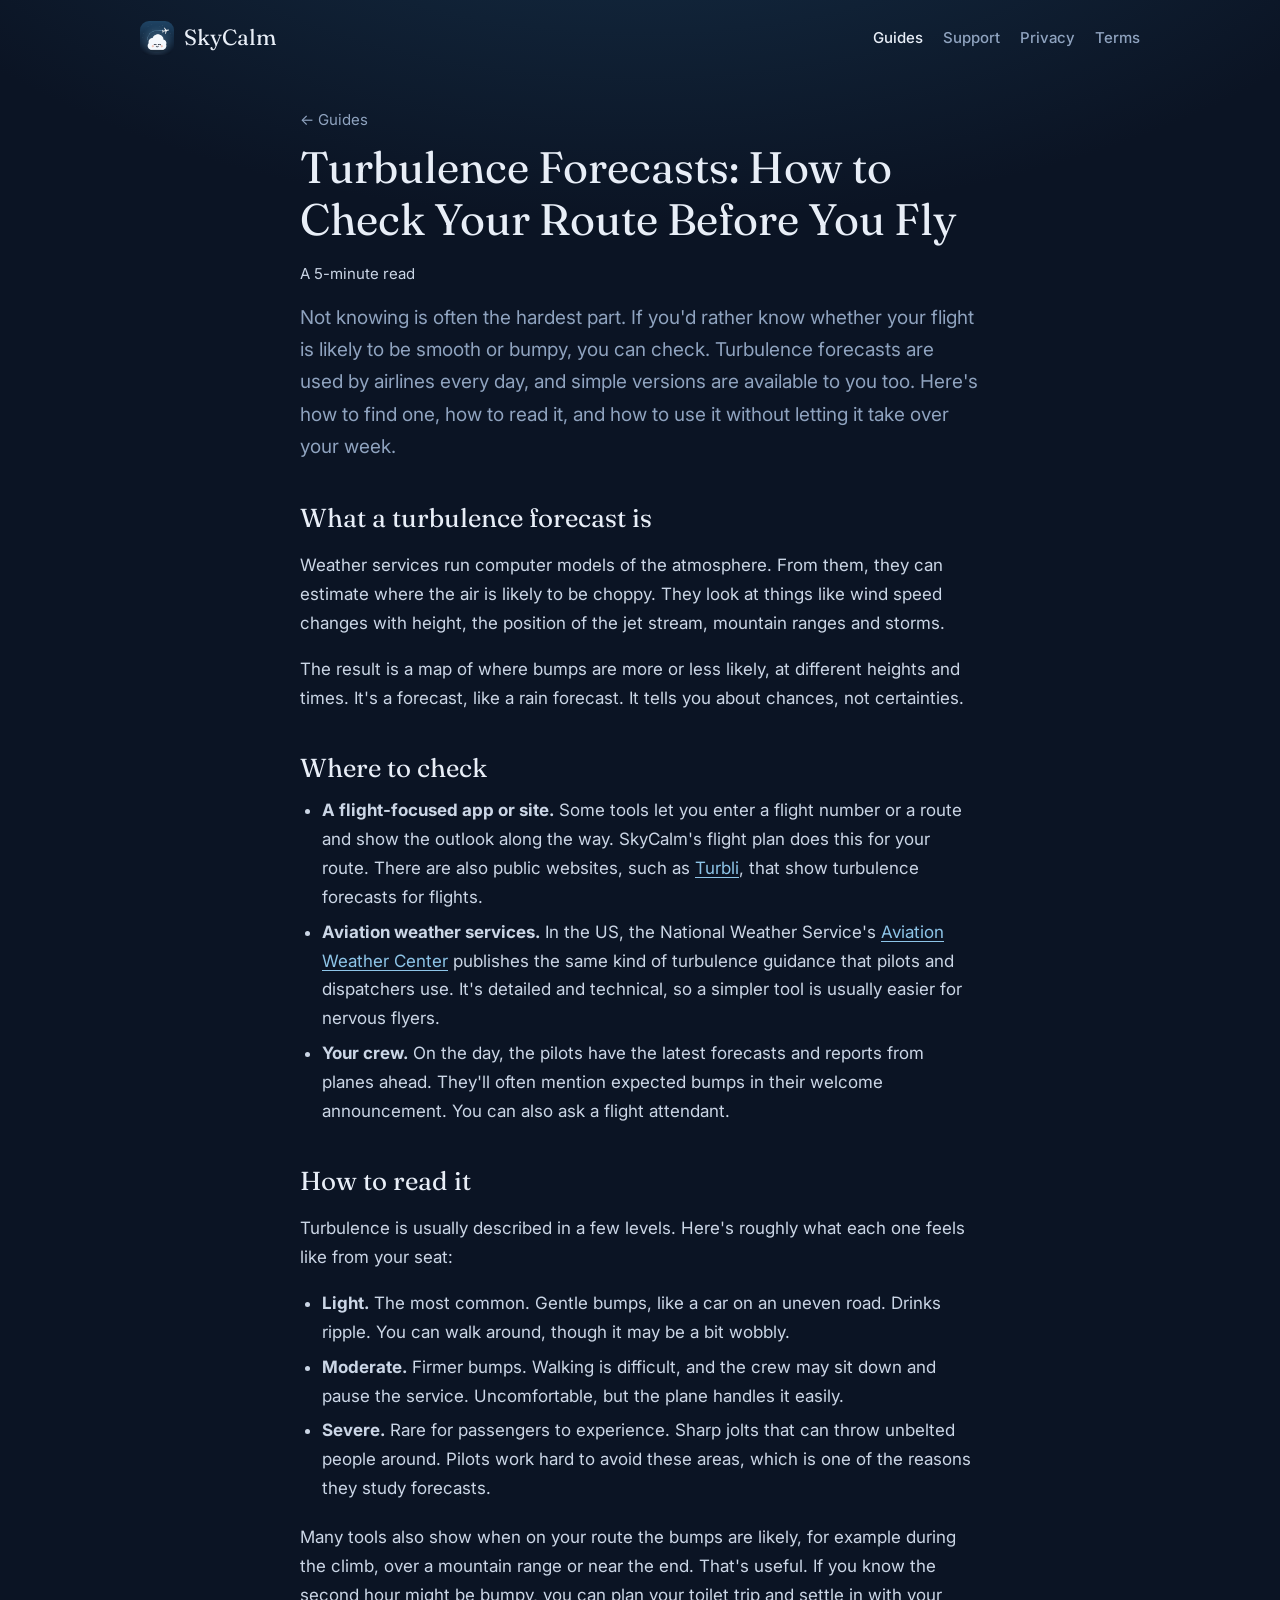
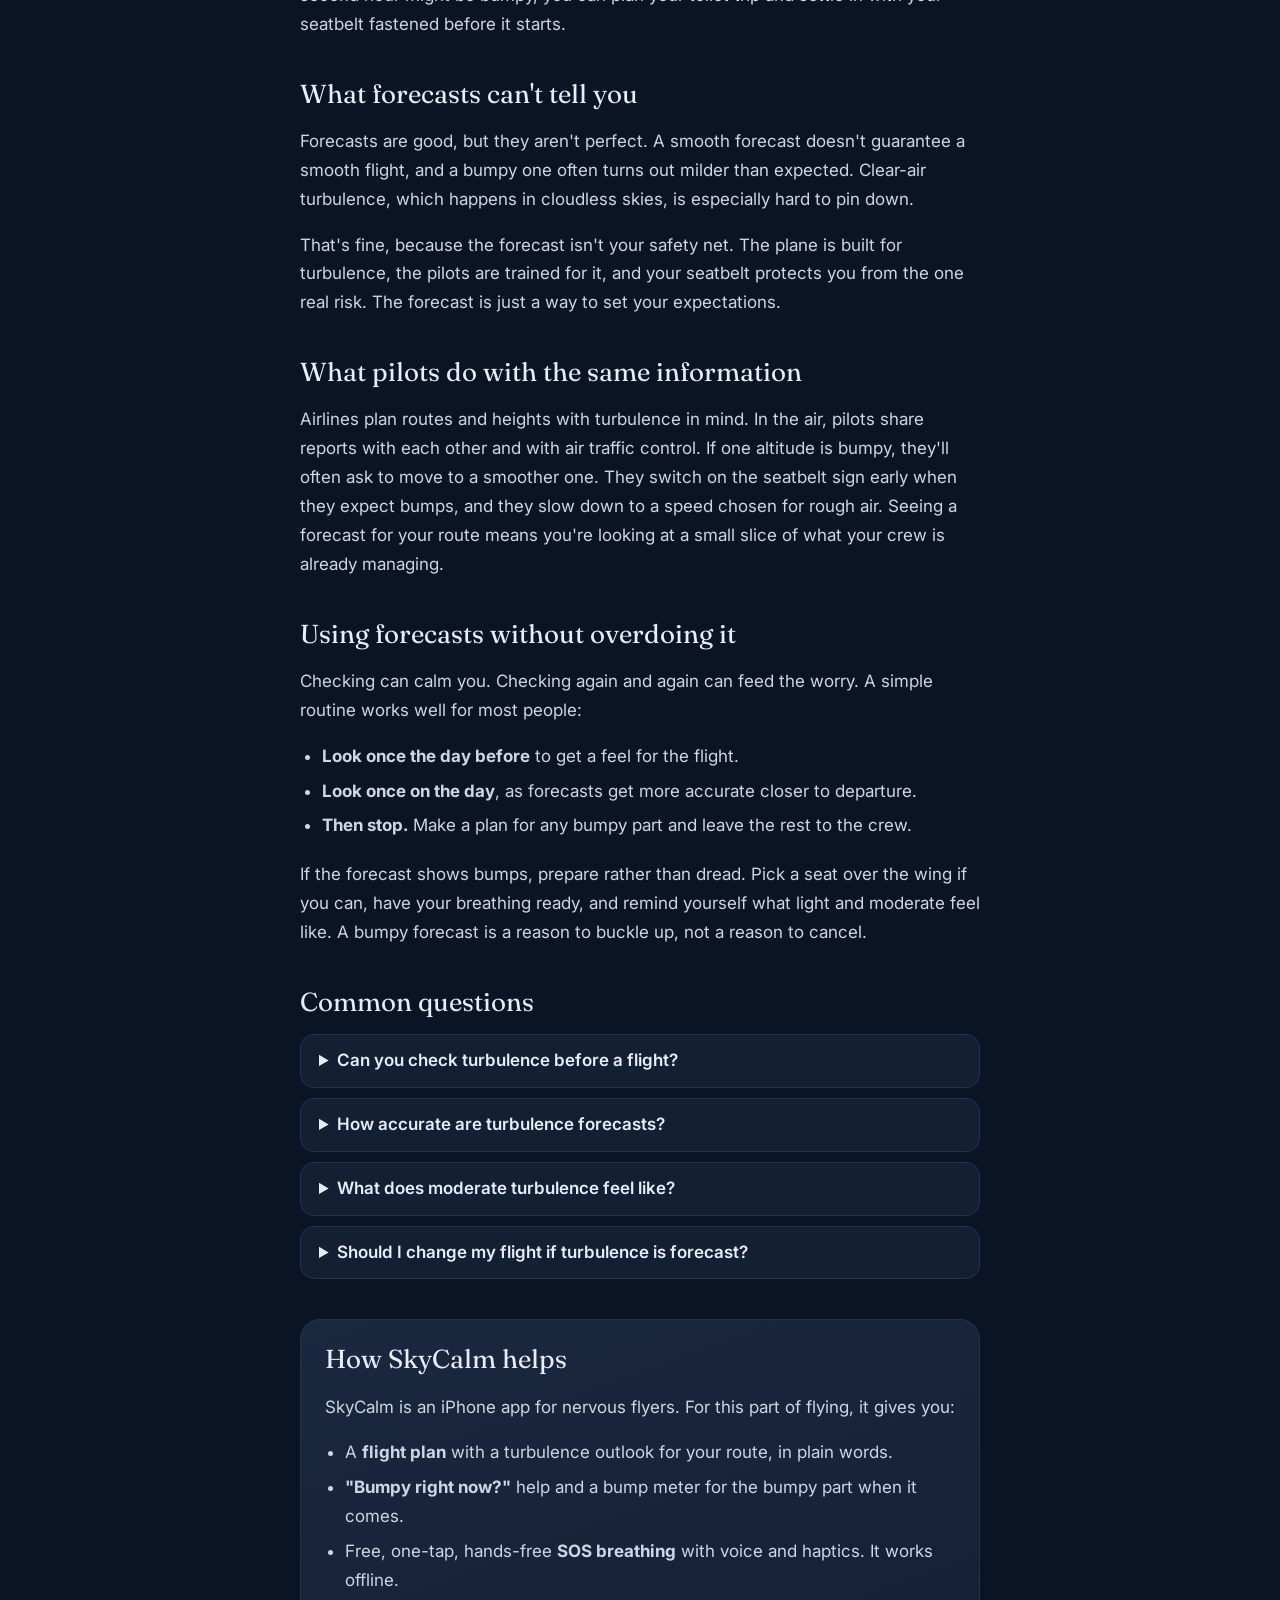
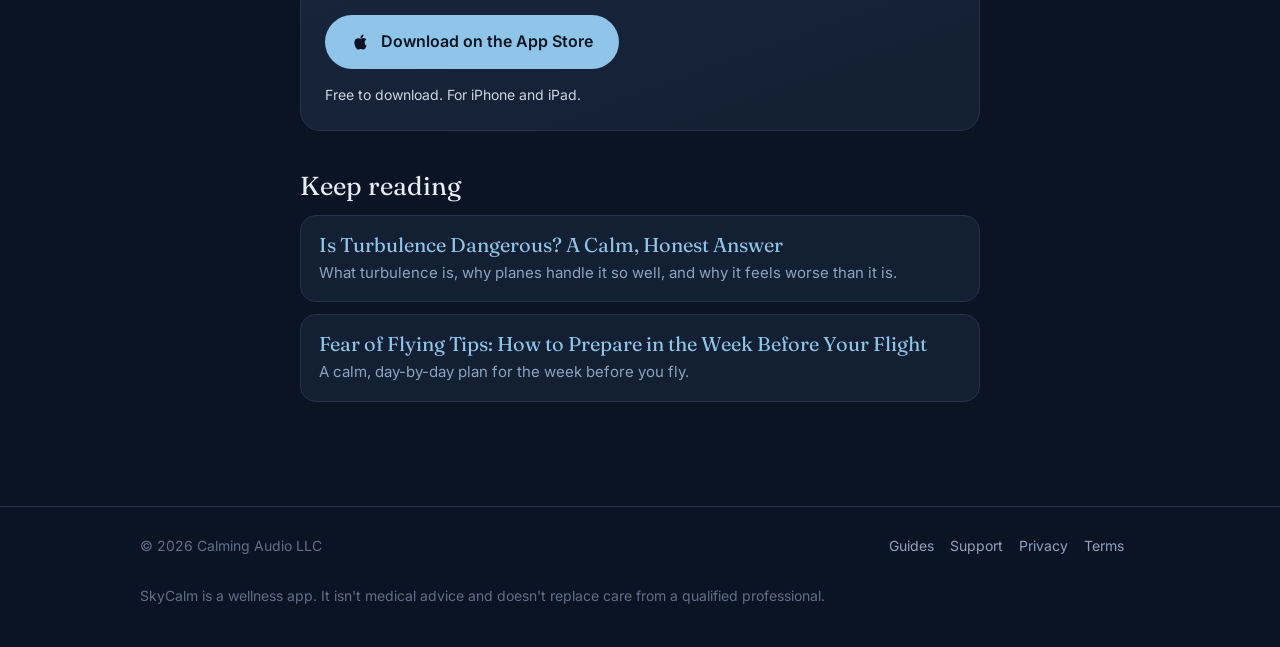
<file: guides/turbulence-forecast.html>
<!doctype html>
<html lang="en">
<head>
  <meta charset="utf-8">
  <meta name="viewport" content="width=device-width, initial-scale=1">
  <title>Turbulence Forecasts: How to Check Your Route Before You Fly · SkyCalm</title>
  <meta name="description" content="How to check the turbulence forecast for your flight: where to look, how to read light, moderate and severe, what forecasts can and cannot tell you.">
  <meta name="theme-color" content="#0b1424">
  <link rel="canonical" href="https://skycalm.net/guides/turbulence-forecast">
  <meta property="og:type" content="article">
  <meta property="og:site_name" content="SkyCalm">
  <meta property="og:title" content="Turbulence Forecasts: How to Check Your Route Before You Fly">
  <meta property="og:description" content="How to check the turbulence forecast for your flight: where to look, how to read light, moderate and severe, what forecasts can and cannot tell you.">
  <meta property="og:url" content="https://skycalm.net/guides/turbulence-forecast">
  <meta property="og:image" content="https://skycalm.net/icon.png">
  <meta name="apple-itunes-app" content="app-id=6746972686">
  <link rel="icon" href="/icon.png">
  <link rel="apple-touch-icon" href="/icon.png">
  <link rel="preconnect" href="https://fonts.googleapis.com">
  <link rel="preconnect" href="https://fonts.gstatic.com" crossorigin>
  <link rel="stylesheet" href="https://fonts.googleapis.com/css2?family=Fraunces:opsz@9..144&family=Inter:wght@400;500;600&display=swap">
  <link rel="stylesheet" href="/styles.css">
  <script type="application/ld+json">
  {
    "@context": "https://schema.org",
    "@type": "Article",
    "headline": "Turbulence Forecasts: How to Check Your Route Before You Fly",
    "description": "How to check the turbulence forecast for your flight: where to look, how to read light, moderate and severe, what forecasts can and cannot tell you.",
    "image": "https://skycalm.net/icon.png",
    "datePublished": "2026-11-18",
    "dateModified": "2026-11-18",
    "author": {
      "@type": "Organization",
      "name": "SkyCalm",
      "url": "https://skycalm.net/"
    },
    "publisher": {
      "@type": "Organization",
      "name": "Calming Audio LLC",
      "logo": {
        "@type": "ImageObject",
        "url": "https://skycalm.net/icon.png"
      }
    },
    "mainEntityOfPage": {
      "@type": "WebPage",
      "@id": "https://skycalm.net/guides/turbulence-forecast"
    }
  }
  </script>
  <script type="application/ld+json">
  {
    "@context": "https://schema.org",
    "@type": "FAQPage",
    "mainEntity": [
      {
        "@type": "Question",
        "name": "Can you check turbulence before a flight?",
        "acceptedAnswer": {
          "@type": "Answer",
          "text": "Yes. Turbulence forecasts are published every day for aviation, and some apps and websites show the outlook along a specific route or flight. They show where bumps are more or less likely, not a guarantee."
        }
      },
      {
        "@type": "Question",
        "name": "How accurate are turbulence forecasts?",
        "acceptedAnswer": {
          "@type": "Answer",
          "text": "They are a useful guide, but not perfect. A smooth forecast does not guarantee a smooth flight, and a bumpy forecast often turns out milder. Clear-air turbulence is especially hard to predict, which is why it is wise to keep your seatbelt fastened whenever you are seated."
        }
      },
      {
        "@type": "Question",
        "name": "What does moderate turbulence feel like?",
        "acceptedAnswer": {
          "@type": "Answer",
          "text": "Firmer bumps that make walking difficult. The crew may sit down and pause the service. It is uncomfortable, but airliners handle it easily."
        }
      },
      {
        "@type": "Question",
        "name": "Should I change my flight if turbulence is forecast?",
        "acceptedAnswer": {
          "@type": "Answer",
          "text": "Usually there is no need. Planes are built for turbulence and pilots plan around it. A bumpy forecast is a reason to prepare: keep your seatbelt on, choose a seat over the wing if you can and have your breathing ready."
        }
      }
    ]
  }
  </script>
</head>
<body>
  <header class="site-header">
    <div class="wrap">
      <a class="brand" href="/"><img src="/icon.png" alt="">SkyCalm</a>
      <nav class="nav" aria-label="Main">
        <a href="/guides/" aria-current="page">Guides</a>
        <a href="/support">Support</a>
        <a href="/privacy">Privacy</a>
        <a href="/terms">Terms</a>
      </nav>
    </div>
  </header>

  <main class="doc article">
    <div class="wrap narrow">
      <p class="crumbs"><a href="/guides/">Guides</a></p>
      <h1>Turbulence Forecasts: How to Check Your Route Before You Fly</h1>
      <p class="updated">A 5-minute read</p>

      <p class="lede-left">Not knowing is often the hardest part. If you'd rather know whether your flight is likely to be smooth or bumpy, you can check. Turbulence forecasts are used by airlines every day, and simple versions are available to you too. Here's how to find one, how to read it, and how to use it without letting it take over your week.</p>

      <h2>What a turbulence forecast is</h2>
      <p>Weather services run computer models of the atmosphere. From them, they can estimate where the air is likely to be choppy. They look at things like wind speed changes with height, the position of the jet stream, mountain ranges and storms.</p>
      <p>The result is a map of where bumps are more or less likely, at different heights and times. It's a forecast, like a rain forecast. It tells you about chances, not certainties.</p>

      <h2>Where to check</h2>
      <ul>
        <li><strong>A flight-focused app or site.</strong> Some tools let you enter a flight number or a route and show the outlook along the way. SkyCalm's flight plan does this for your route. There are also public websites, such as <a href="https://turbli.com/">Turbli</a>, that show turbulence forecasts for flights.</li>
        <li><strong>Aviation weather services.</strong> In the US, the National Weather Service's <a href="https://aviationweather.gov/">Aviation Weather Center</a> publishes the same kind of turbulence guidance that pilots and dispatchers use. It's detailed and technical, so a simpler tool is usually easier for nervous flyers.</li>
        <li><strong>Your crew.</strong> On the day, the pilots have the latest forecasts and reports from planes ahead. They'll often mention expected bumps in their welcome announcement. You can also ask a flight attendant.</li>
      </ul>

      <h2>How to read it</h2>
      <p>Turbulence is usually described in a few levels. Here's roughly what each one feels like from your seat:</p>
      <ul>
        <li><strong>Light.</strong> The most common. Gentle bumps, like a car on an uneven road. Drinks ripple. You can walk around, though it may be a bit wobbly.</li>
        <li><strong>Moderate.</strong> Firmer bumps. Walking is difficult, and the crew may sit down and pause the service. Uncomfortable, but the plane handles it easily.</li>
        <li><strong>Severe.</strong> Rare for passengers to experience. Sharp jolts that can throw unbelted people around. Pilots work hard to avoid these areas, which is one of the reasons they study forecasts.</li>
      </ul>
      <p>Many tools also show when on your route the bumps are likely, for example during the climb, over a mountain range or near the end. That's useful. If you know the second hour might be bumpy, you can plan your toilet trip and settle in with your seatbelt fastened before it starts.</p>

      <h2>What forecasts can't tell you</h2>
      <p>Forecasts are good, but they aren't perfect. A smooth forecast doesn't guarantee a smooth flight, and a bumpy one often turns out milder than expected. Clear-air turbulence, which happens in cloudless skies, is especially hard to pin down.</p>
      <p>That's fine, because the forecast isn't your safety net. The plane is built for turbulence, the pilots are trained for it, and your seatbelt protects you from the one real risk. The forecast is just a way to set your expectations.</p>

      <h2>What pilots do with the same information</h2>
      <p>Airlines plan routes and heights with turbulence in mind. In the air, pilots share reports with each other and with air traffic control. If one altitude is bumpy, they'll often ask to move to a smoother one. They switch on the seatbelt sign early when they expect bumps, and they slow down to a speed chosen for rough air. Seeing a forecast for your route means you're looking at a small slice of what your crew is already managing.</p>

      <h2>Using forecasts without overdoing it</h2>
      <p>Checking can calm you. Checking again and again can feed the worry. A simple routine works well for most people:</p>
      <ul>
        <li><strong>Look once the day before</strong> to get a feel for the flight.</li>
        <li><strong>Look once on the day</strong>, as forecasts get more accurate closer to departure.</li>
        <li><strong>Then stop.</strong> Make a plan for any bumpy part and leave the rest to the crew.</li>
      </ul>
      <p>If the forecast shows bumps, prepare rather than dread. Pick a seat over the wing if you can, have your breathing ready, and remind yourself what light and moderate feel like. A bumpy forecast is a reason to buckle up, not a reason to cancel.</p>

      <h2>Common questions</h2>
      <div class="faq">
        <details>
          <summary>Can you check turbulence before a flight?</summary>
          <p>Yes. Turbulence forecasts are published every day for aviation, and some apps and websites show the outlook along a specific route or flight. They show where bumps are more or less likely, not a guarantee.</p>
        </details>
        <details>
          <summary>How accurate are turbulence forecasts?</summary>
          <p>They are a useful guide, but not perfect. A smooth forecast does not guarantee a smooth flight, and a bumpy forecast often turns out milder. Clear-air turbulence is especially hard to predict, which is why it is wise to keep your seatbelt fastened whenever you are seated.</p>
        </details>
        <details>
          <summary>What does moderate turbulence feel like?</summary>
          <p>Firmer bumps that make walking difficult. The crew may sit down and pause the service. It is uncomfortable, but airliners handle it easily.</p>
        </details>
        <details>
          <summary>Should I change my flight if turbulence is forecast?</summary>
          <p>Usually there is no need. Planes are built for turbulence and pilots plan around it. A bumpy forecast is a reason to prepare: keep your seatbelt on, choose a seat over the wing if you can and have your breathing ready.</p>
        </details>
      </div>

      <aside class="help-box" aria-labelledby="help-title">
        <h2 id="help-title">How SkyCalm helps</h2>
        <p>SkyCalm is an iPhone app for nervous flyers. For this part of flying, it gives you:</p>
        <ul>
          <li>A <strong>flight plan</strong> with a turbulence outlook for your route, in plain words.</li>
          <li><strong>"Bumpy right now?"</strong> help and a bump meter for the bumpy part when it comes.</li>
          <li>Free, one-tap, hands-free <strong>SOS breathing</strong> with voice and haptics. It works offline.</li>
        </ul>
        <a class="button" href="https://apps.apple.com/app/id6746972686">
          <svg viewBox="0 0 24 24" fill="currentColor" aria-hidden="true"><path d="M16.37 12.6c-.02-2.3 1.88-3.4 1.96-3.46-1.07-1.56-2.73-1.78-3.32-1.8-1.41-.14-2.76.83-3.48.83-.72 0-1.82-.81-3-.79-1.54.02-2.96.9-3.76 2.27-1.6 2.78-.41 6.9 1.15 9.16.76 1.1 1.67 2.34 2.86 2.3 1.15-.05 1.58-.74 2.97-.74 1.38 0 1.77.74 2.98.72 1.23-.02 2.01-1.12 2.76-2.23.87-1.28 1.23-2.52 1.25-2.58-.03-.01-2.4-.92-2.42-3.66zM14.1 5.86c.63-.77 1.06-1.83.94-2.89-.91.04-2.02.61-2.67 1.37-.58.67-1.1 1.76-.96 2.8 1.02.08 2.06-.52 2.69-1.28z"/></svg>
          Download on the App Store
        </a>
        <p class="small">Free to download. For iPhone and iPad.</p>
      </aside>

      <nav class="related" aria-label="Related guides">
        <h2>Keep reading</h2>
        <ul>
          <li><a href="/guides/is-turbulence-dangerous">Is Turbulence Dangerous? A Calm, Honest Answer</a><span>What turbulence is, why planes handle it so well, and why it feels worse than it is.</span></li>
          <li><a href="/guides/fear-of-flying-tips">Fear of Flying Tips: How to Prepare in the Week Before Your Flight</a><span>A calm, day-by-day plan for the week before you fly.</span></li>
        </ul>
      </nav>
    </div>
  </main>

  <footer class="site-footer">
    <div class="wrap">
      <div>© 2026 Calming Audio LLC</div>
      <div><a href="/guides/">Guides</a><a href="/support">Support</a><a href="/privacy">Privacy</a><a href="/terms">Terms</a></div>
      <p class="disclaimer">SkyCalm is a wellness app. It isn't medical advice and doesn't replace care from a qualified professional.</p>
    </div>
  </footer>
</body>
</html>
</file>
<file: styles.css>
/* SkyCalm website: the app's "night flight" palette. */
:root {
  --bg: #0b1424;
  --surface: #131f33;
  --raised: #1a2840;
  --text: #e8eef7;
  --muted: #8fa3bf;
  --faint: #5e7089;
  --border: #24324a;
  --sky: #8ec5e8;
  --on-accent: #0b1424;
  --sos: #ef9f86;
  --serif: 'Fraunces', Georgia, serif;
  --sans: 'Inter', system-ui, -apple-system, 'Segoe UI', sans-serif;
  color-scheme: dark;
}

* { box-sizing: border-box; }

html { -webkit-text-size-adjust: 100%; }

body {
  margin: 0;
  background:
    radial-gradient(1200px 600px at 50% -200px, #16314a 0%, transparent 70%),
    var(--bg);
  color: var(--text);
  font-family: var(--sans);
  font-size: 17px;
  line-height: 1.6;
  min-height: 100vh;
}

a { color: var(--sky); text-underline-offset: 3px; }
a:hover { color: #b6dcf3; }
:focus-visible { outline: 2px solid var(--sky); outline-offset: 3px; border-radius: 6px; }

.wrap { max-width: 1040px; margin: 0 auto; padding: 0 20px; }
.narrow { max-width: 720px; }

/* Header */
.site-header { padding: 20px 0; }
.site-header .wrap { display: flex; align-items: center; justify-content: space-between; gap: 16px; flex-wrap: wrap; }
.brand { display: flex; align-items: center; gap: 10px; color: var(--text); text-decoration: none; font-family: var(--serif); font-size: 22px; }
.brand img { width: 34px; height: 34px; border-radius: 9px; }
.nav { display: flex; gap: 20px; flex-wrap: wrap; }
.nav a { color: var(--muted); text-decoration: none; font-size: 15px; font-weight: 500; }
.nav a:hover, .nav a[aria-current='page'] { color: var(--text); }

/* Hero */
.hero { text-align: center; padding: 56px 0 40px; }
.hero .app-icon { width: 112px; height: 112px; border-radius: 26px; box-shadow: 0 20px 60px rgba(142, 197, 232, 0.18); }
h1, h2, h3 { font-family: var(--serif); font-weight: 400; line-height: 1.2; margin: 0 0 12px; }
.hero h1 { font-size: clamp(36px, 7vw, 60px); margin-top: 28px; letter-spacing: -0.5px; }
.lede { color: var(--muted); font-size: 19px; max-width: 560px; margin: 0 auto 32px; }

.button {
  display: inline-flex; align-items: center; gap: 10px;
  background: var(--sky); color: var(--on-accent);
  padding: 14px 26px; border-radius: 999px;
  font-weight: 600; text-decoration: none; font-size: 16px;
}
.button:hover { color: var(--on-accent); background: #a7d3ef; }
.button svg { width: 20px; height: 20px; }
.small { color: var(--faint); font-size: 14px; margin-top: 14px; }

/* Features */
.section { padding: 40px 0; }
.section h2 { font-size: 32px; text-align: center; margin-bottom: 8px; }
.section > .wrap > p.center { color: var(--muted); text-align: center; margin: 0 auto 32px; max-width: 560px; }
.grid { display: grid; grid-template-columns: repeat(auto-fit, minmax(260px, 1fr)); gap: 16px; }
.card {
  background: var(--surface);
  border: 1px solid var(--border);
  border-radius: 20px;
  padding: 24px;
}
.card h3 { font-size: 21px; margin-bottom: 6px; }
.card p { color: var(--muted); margin: 0; font-size: 16px; }
.card .dot { width: 10px; height: 10px; border-radius: 50%; background: var(--sky); margin-bottom: 16px; }
.card .dot.sos { background: var(--sos); }

.quote { text-align: center; padding: 48px 0; }
.quote p { font-family: var(--serif); font-size: clamp(22px, 4vw, 30px); max-width: 680px; margin: 0 auto; }

/* Long-form pages */
.doc { padding: 32px 0 64px; }
.doc h1 { font-size: clamp(32px, 6vw, 44px); }
.doc h2 { font-size: 24px; margin-top: 40px; }
.doc p, .doc li { color: #cbd6e6; }
.doc ul { padding-left: 22px; }
.doc li { margin-bottom: 6px; }
.updated { color: var(--faint); font-size: 15px; }
.callout {
  background: var(--surface); border: 1px solid var(--border); border-radius: 16px;
  padding: 18px 20px; margin: 24px 0;
}
.callout p { margin: 0; }
details { background: var(--surface); border: 1px solid var(--border); border-radius: 14px; padding: 14px 18px; margin-bottom: 10px; }
summary { cursor: pointer; font-weight: 600; color: var(--text); }
details p { margin: 10px 0 0; }

/* Guides */
.lede-left { color: var(--muted); font-size: 19px; margin: 0 0 24px; }
.doc .lede-left { color: var(--muted); }
.crumbs { margin: 0 0 8px; font-size: 15px; }
.crumbs a { color: var(--muted); text-decoration: none; }
.crumbs a::before { content: '\2190\00a0'; }
.crumbs a:hover { color: var(--text); }
.article h2 { font-size: 26px; }
.article p, .article li { line-height: 1.7; }
.article ul { margin: 0 0 20px; }
.say {
  border-left: 3px solid var(--sky); padding: 4px 0 4px 16px; margin: 20px 0;
  font-family: var(--serif); font-size: 20px;
}
.doc .say { color: var(--text); }
.faq { margin-top: 16px; }
.faq summary { line-height: 1.4; }
.help-box {
  background: linear-gradient(160deg, var(--raised), var(--surface));
  border: 1px solid var(--border); border-radius: 20px;
  padding: 24px; margin: 40px 0 8px;
}
.doc .help-box h2 { margin-top: 0; }
.help-box ul { padding-left: 20px; margin: 0 0 20px; }
.help-box .small { margin-bottom: 0; }
.related ul { list-style: none; padding: 0; margin: 0; display: grid; gap: 12px; }
.doc .related li { margin: 0; }
.related a {
  display: block; font-family: var(--serif); font-size: 20px; line-height: 1.3; text-decoration: none;
}
.related span { display: block; color: var(--muted); font-size: 15px; margin-top: 2px; }
.related li { background: var(--surface); border: 1px solid var(--border); border-radius: 16px; padding: 16px 18px; }
.doc .wrap > .narrow { margin-left: auto; margin-right: auto; }
.guides-intro { margin-bottom: 28px; }
.guide-grid { margin-bottom: 8px; }
.guide-card { display: block; text-decoration: none; color: var(--text); transition: border-color .15s, transform .15s; }
.guide-card:hover { color: var(--text); border-color: #3a5273; transform: translateY(-2px); }
.doc .guide-card h2 { font-size: 21px; margin: 0 0 6px; }
.doc .guide-card p, .guide-card p { color: var(--muted); }
.guide-card .read { display: block; color: var(--faint); font-size: 14px; margin-top: 12px; }
.section > .wrap > p.center.more { margin: 24px auto 0; }

/* Footer */
.site-footer { border-top: 1px solid var(--border); margin-top: 40px; padding: 28px 0 40px; color: var(--faint); font-size: 14px; }
.site-footer .wrap { display: flex; justify-content: space-between; gap: 16px; flex-wrap: wrap; }
.site-footer a { color: var(--muted); text-decoration: none; margin-right: 16px; }
.site-footer a:hover { color: var(--text); }
.disclaimer { width: 100%; margin: 12px 0 0; }

@media (max-width: 520px) {
  body { font-size: 16px; }
  .nav { gap: 14px; }
  .hero { padding-top: 32px; }
  .lede-left { font-size: 17px; }
  .article h2 { font-size: 23px; }
  .help-box { padding: 20px 18px; }
  .help-box .button { width: 100%; justify-content: center; }
}
</file>
